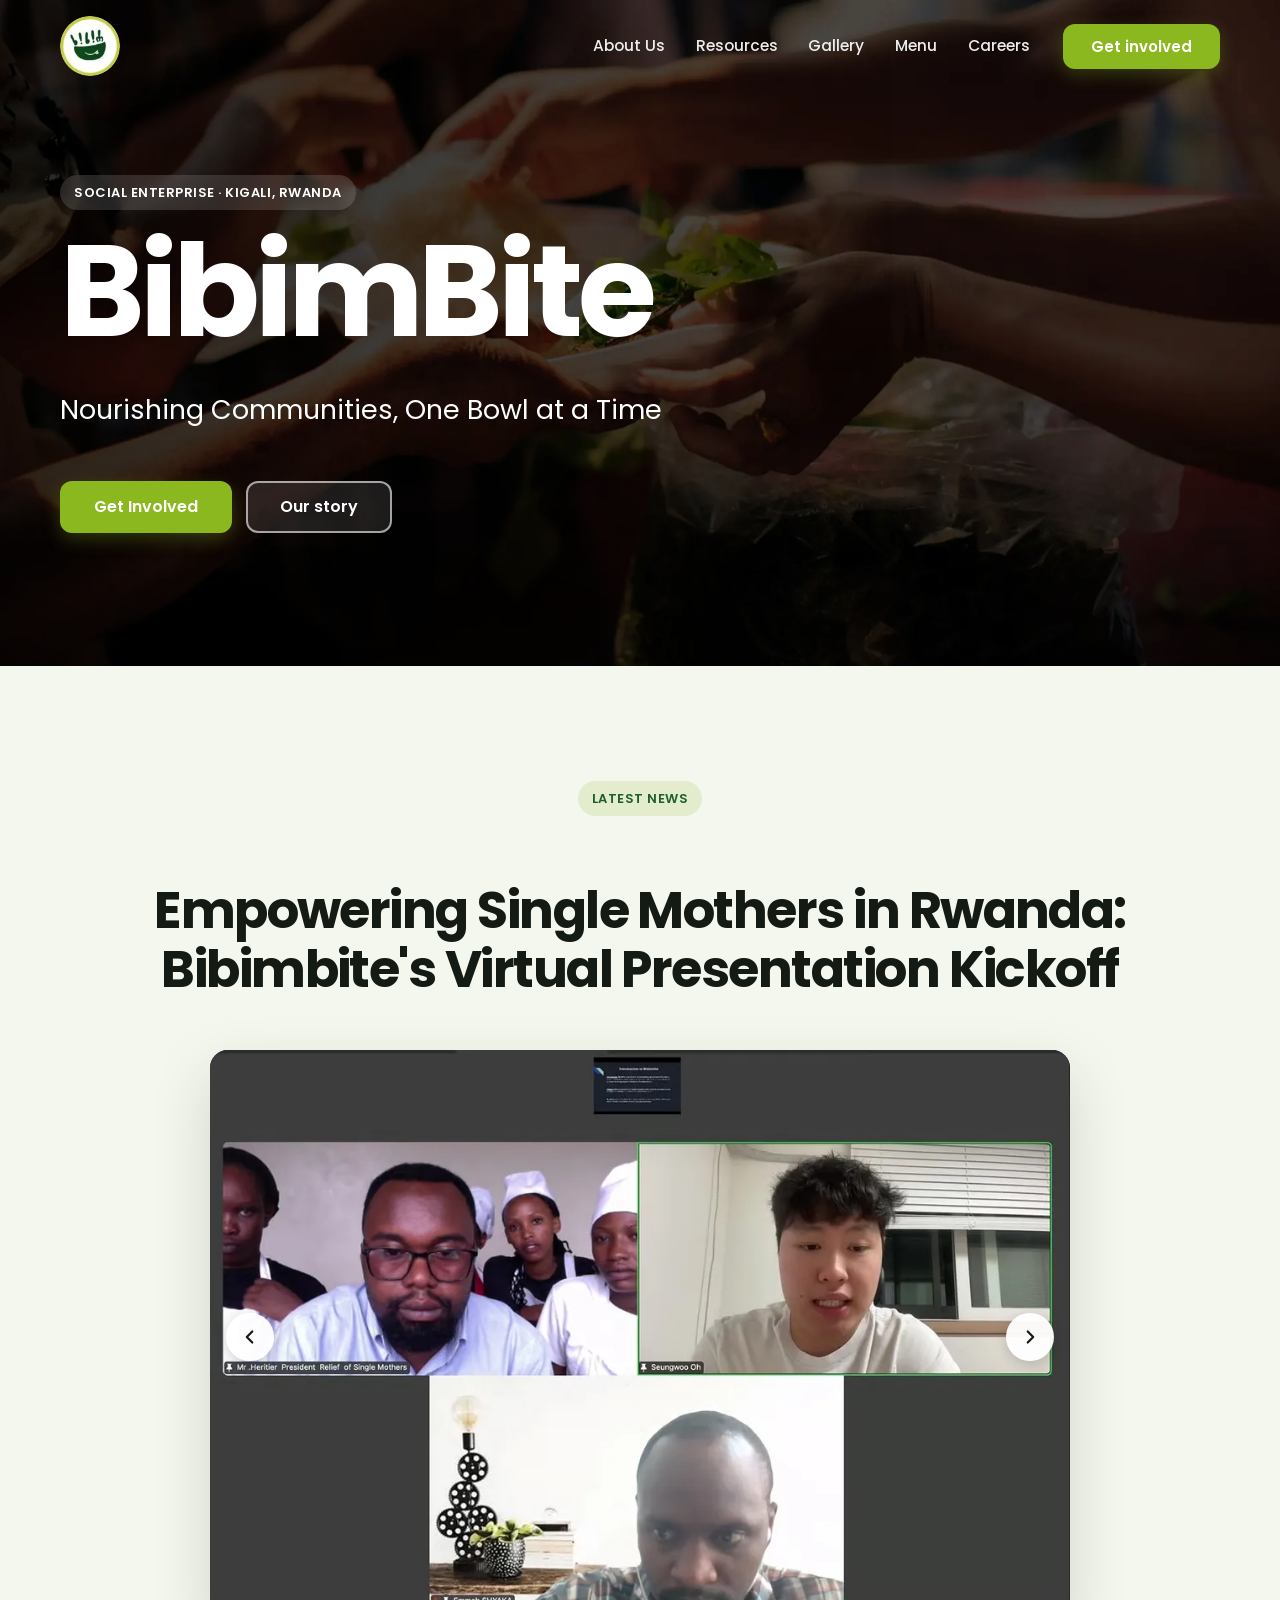
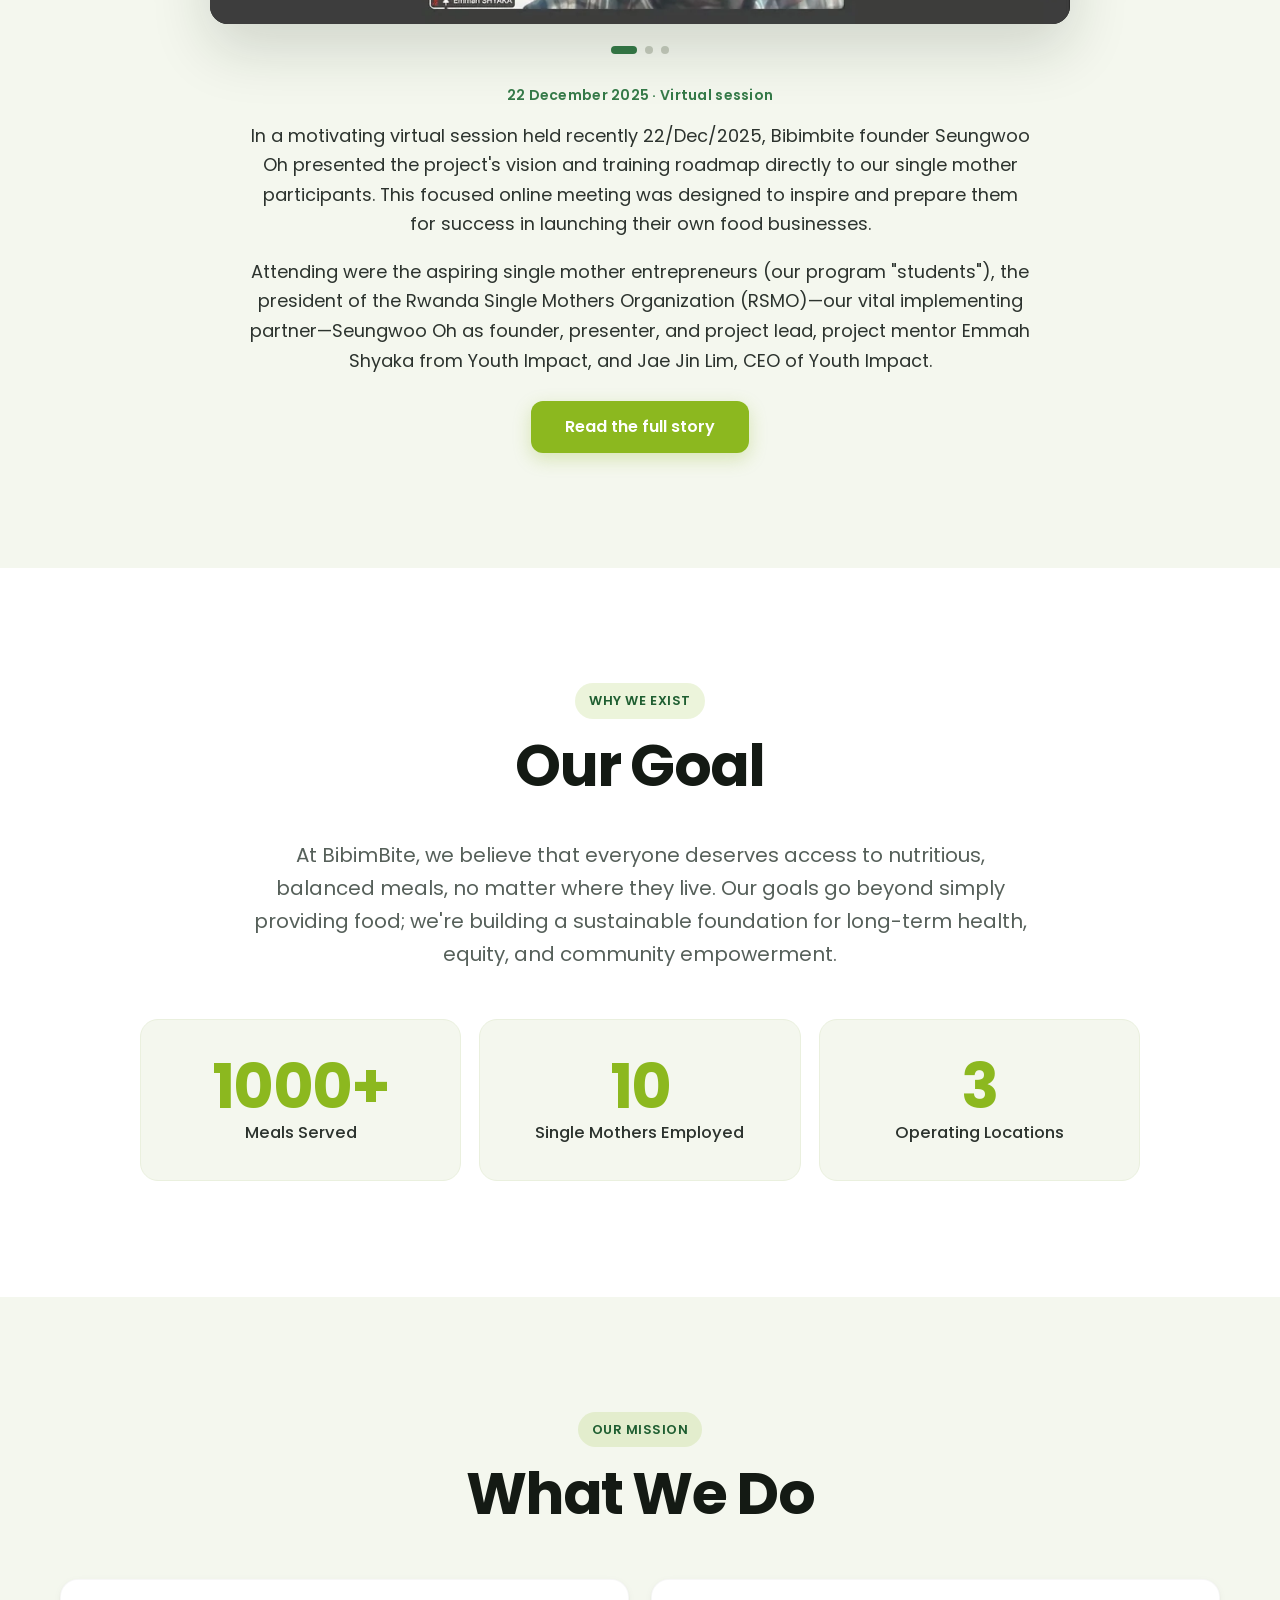
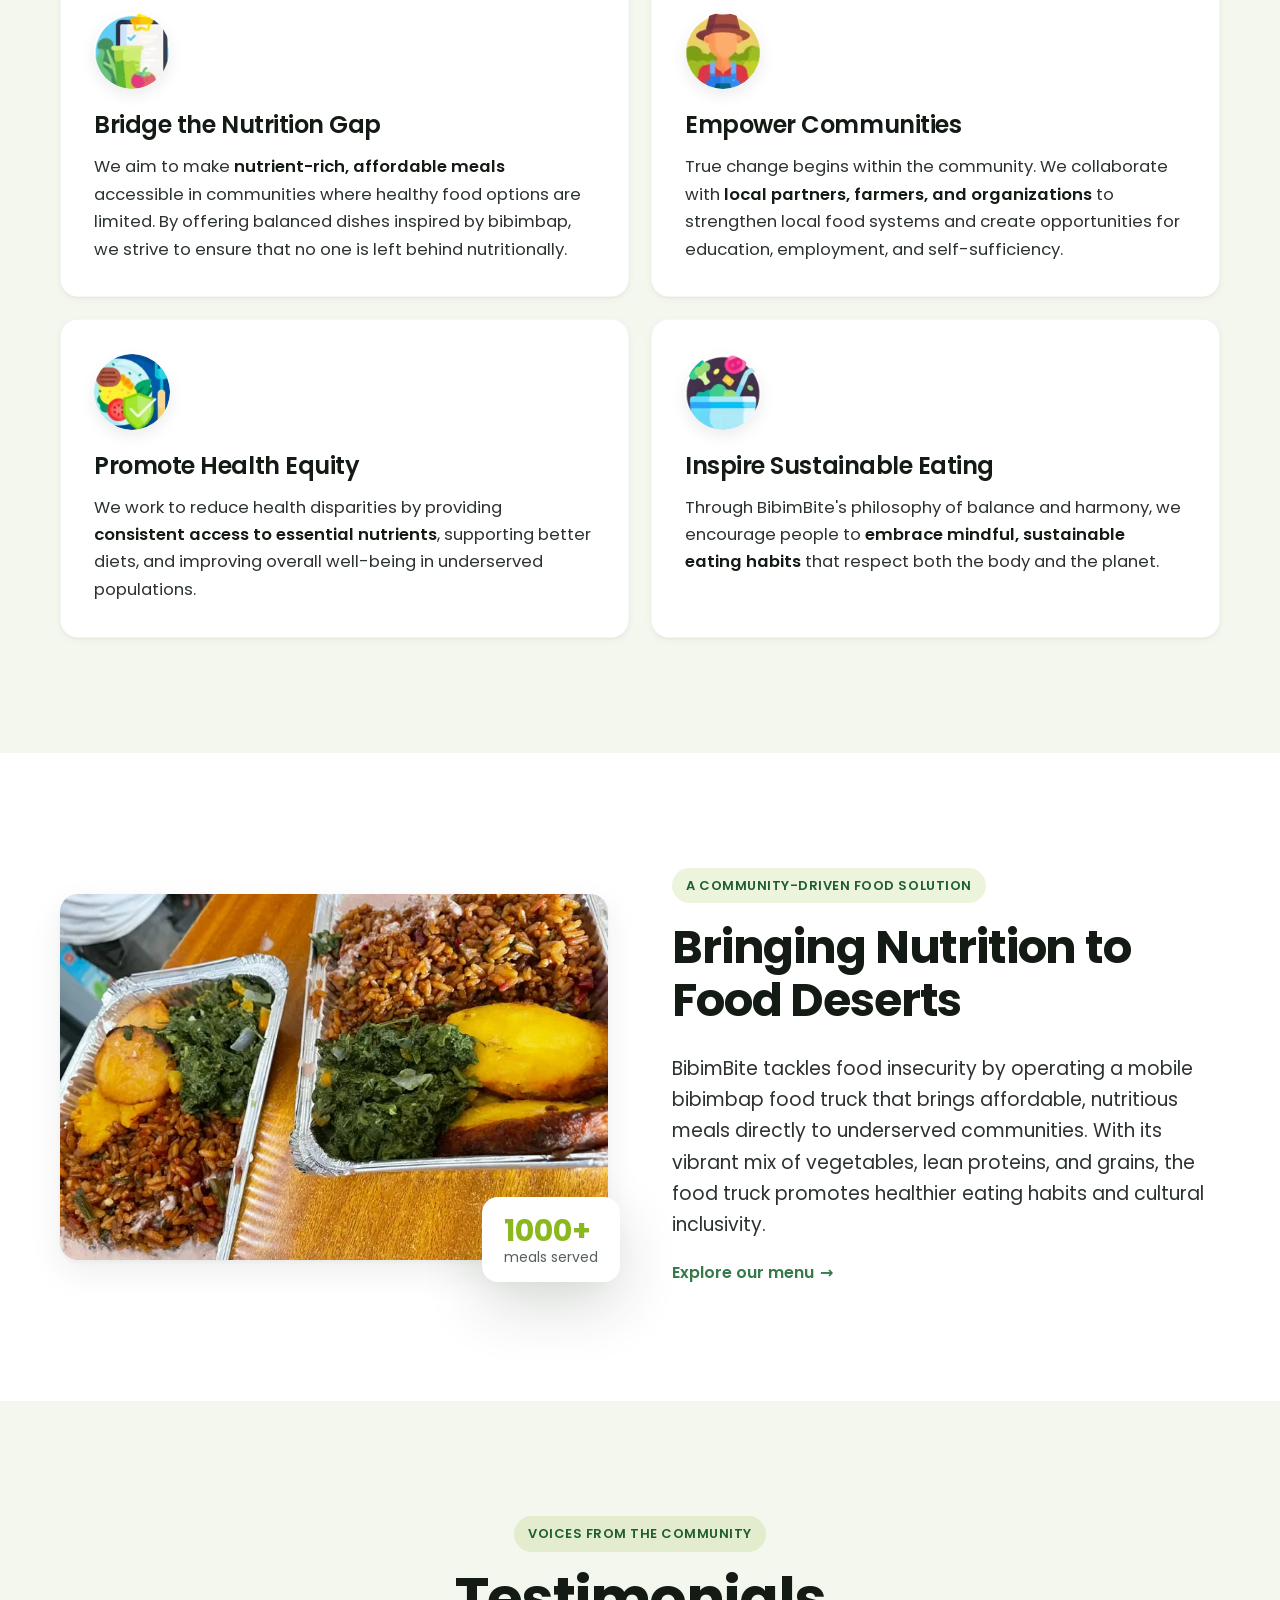
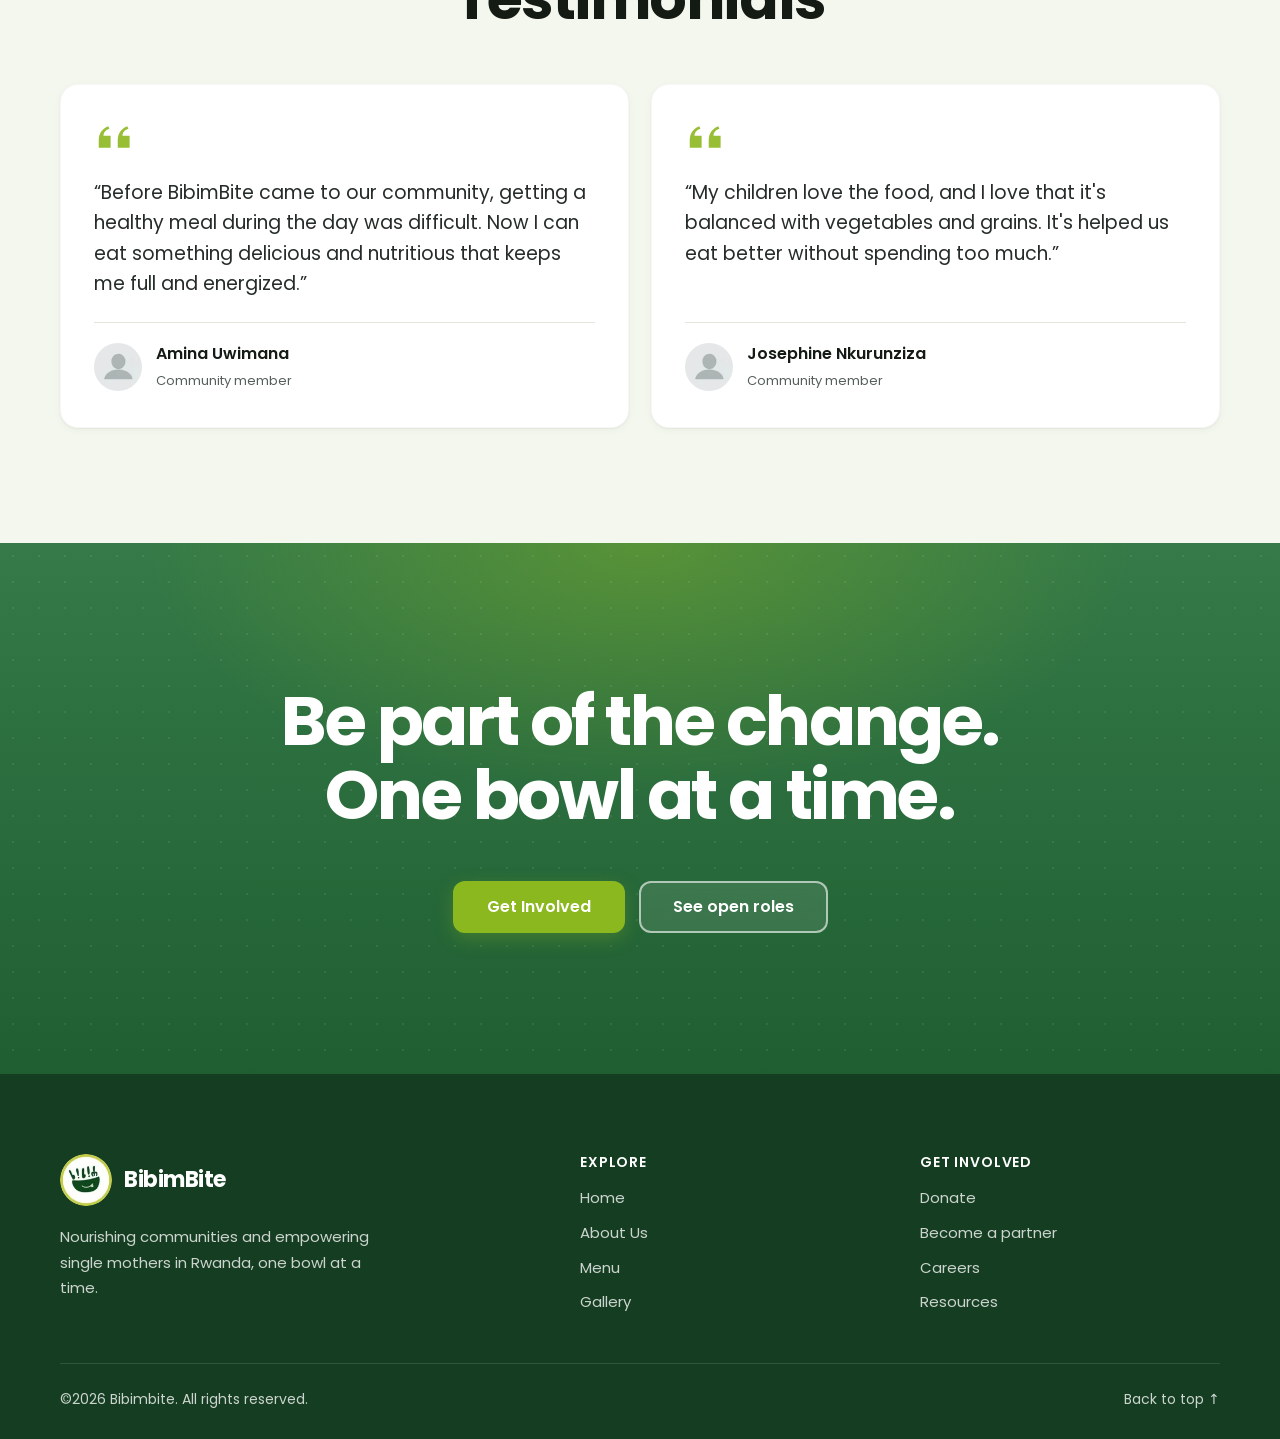
<file: index.html>
<!DOCTYPE html>
<html lang="en"><head><meta charset="utf-8"><meta name="viewport" content="width=device-width, initial-scale=1">
<title>BibimBite — Nourishing Communities, One Bowl at a Time</title>
<meta name="description" content="BibimBite empowers single mothers in Rwanda through a mobile bibimbap food truck that brings affordable, nutritious meals to underserved communities.">
<meta name="theme-color" content="#357a48">
<link rel="canonical" href="https://bibimbite.com/">
<meta property="og:url" content="https://bibimbite.com/">
<meta property="og:type" content="website">
<meta property="og:site_name" content="BibimBite">
<meta property="og:title" content="BibimBite — Nourishing Communities, One Bowl at a Time">
<meta property="og:description" content="BibimBite empowers single mothers in Rwanda through a mobile bibimbap food truck that brings affordable, nutritious meals to underserved communities.">
<meta property="og:image" content="https://bibimbite.com/assets/img/og-image.jpg">
<meta property="og:image:width" content="1200">
<meta property="og:image:height" content="630">
<meta property="og:image:alt" content="BibimBite — Nourishing Communities, One Bowl at a Time">
<meta name="twitter:card" content="summary_large_image">
<meta name="twitter:title" content="BibimBite — Nourishing Communities, One Bowl at a Time">
<meta name="twitter:description" content="BibimBite empowers single mothers in Rwanda through a mobile bibimbap food truck that brings affordable, nutritious meals to underserved communities.">
<meta name="twitter:image" content="https://bibimbite.com/assets/img/og-image.jpg">
<link rel="icon" href="favicon.ico" sizes="any">
<link rel="icon" type="image/png" sizes="32x32" href="assets/icons/favicon-32x32.png">
<link rel="icon" type="image/png" sizes="16x16" href="assets/icons/favicon-16x16.png">
<link rel="apple-touch-icon" href="assets/icons/apple-touch-icon.png">
<link rel="manifest" href="site.webmanifest">
<link rel="preconnect" href="https://fonts.googleapis.com"><link rel="preconnect" href="https://fonts.gstatic.com" crossorigin><link href="https://fonts.googleapis.com/css2?family=Poppins:wght@400;500;600;700&display=swap" rel="stylesheet"><link rel="stylesheet" href="assets/css/style.css"></head><body data-section="home"><a class="skip-link" href="#main">Skip to content</a>
<header class="site-header"><div class="container nav-wrap">
  <a class="logo" href="./" aria-label="BibimBite home"><span class="logo-mark"><img src="assets/img/logo.webp" alt="" width="60" height="60"></span></a>
  <nav class="nav-desktop" aria-label="Main"><ul><li><a class="nav-link" data-nav="about" href="about/">About Us</a></li><li><a class="nav-link" data-nav="resources" href="resources/">Resources</a></li><li><a class="nav-link" data-nav="gallery" href="gallery/">Gallery</a></li><li><a class="nav-link" data-nav="menu" href="menu/">Menu</a></li><li><a class="nav-link" data-nav="careers" href="careers/">Careers</a></li></ul><a class="btn btn-sm" data-nav="get-involved" href="get-involved/">Get involved</a></nav>
  <button class="nav-toggle" type="button" aria-controls="mobile-menu" aria-expanded="false" aria-label="Open menu"><span></span><span></span><span></span></button>
</div></header>
<div class="mobile-menu" id="mobile-menu" aria-hidden="true">
  <nav aria-label="Mobile"><ul><li><a class="m-link" data-nav="about" href="about/">About Us</a></li><li><a class="m-link" data-nav="resources" href="resources/">Resources</a></li><li><a class="m-link" data-nav="gallery" href="gallery/">Gallery</a></li><li><a class="m-link" data-nav="menu" href="menu/">Menu</a></li><li><a class="m-link" data-nav="careers" href="careers/">Careers</a></li></ul></nav>
  <a class="btn" data-nav="get-involved" href="get-involved/">Get involved</a>
  <p class="m-foot">BibimBite — Nourishing Communities, One Bowl at a Time</p>
</div><main id="main">
<section class="home-hero">
  <div class="hero-bg"><img src="assets/img/hero.webp" alt="" fetchpriority="high"></div>
  <div class="container">
    <span class="pill pill-light">Social enterprise · Kigali, Rwanda</span>
    <h1>BibimBite</h1>
    <p>Nourishing Communities, One Bowl at a Time</p>
    <div class="btn-row"><a class="btn" href="get-involved/">Get Involved</a><a class="btn btn-ghost" href="about/">Our story</a></div>
  </div>
</section>

<section class="section bg-cream news"><div class="container">
  <div class="section-head"><span class="pill">Latest news</span></div>
  <h2>Empowering Single Mothers in Rwanda: Bibimbite's Virtual Presentation Kickoff</h2>
  <div class="carousel" aria-roledescription="carousel" aria-label="Kickoff photos">
    <div class="carousel-track" tabindex="0">
      <div class="carousel-slide"><img class="" src="assets/img/kickoff-2.webp" alt="Zoom call with Seungwoo Oh, program mentors and participants" decoding="async"></div>
      <div class="carousel-slide"><img class="" src="assets/img/kickoff-1.webp" alt="Introduction to Bibimbite presentation slide" loading="lazy" decoding="async"></div>
      <div class="carousel-slide"><img class="" src="assets/img/kickoff-3.webp" alt="Your 3-Month Training Program presentation slide" loading="lazy" decoding="async"></div>
    </div>
    <button class="carousel-btn prev" type="button" aria-label="Previous slide"><svg viewBox="0 0 24 24" width="22" height="22" fill="none" stroke="currentColor" stroke-width="2.4" stroke-linecap="round" stroke-linejoin="round" aria-hidden="true"><path d="M14.5 6l-6 6 6 6"/></svg></button>
    <button class="carousel-btn next" type="button" aria-label="Next slide"><svg viewBox="0 0 24 24" width="22" height="22" fill="none" stroke="currentColor" stroke-width="2.4" stroke-linecap="round" stroke-linejoin="round" aria-hidden="true"><path d="M9.5 6l6 6-6 6"/></svg></button>
  </div>
  <div class="dots"></div>
  <div class="news-copy">
    <p class="meta">22 December 2025 · Virtual session</p>
    <p>In a motivating virtual session held recently 22/Dec/2025, Bibimbite founder Seungwoo Oh presented the project's vision and training roadmap directly to our single mother participants. This focused online meeting was designed to inspire and prepare them for success in launching their own food businesses.</p>
    <p>Attending were the aspiring single mother entrepreneurs (our program "students"), the president of the Rwanda Single Mothers Organization (RSMO)—our vital implementing partner—Seungwoo Oh as founder, presenter, and project lead, project mentor Emmah Shyaka from Youth Impact, and Jae Jin Lim, CEO of Youth Impact.</p>
    <a class="btn" href="news/virtual-presentation-kickoff/">Read the full story</a>
  </div>
</div></section>

<section class="section"><div class="container">
  <div class="section-head"><span class="pill">Why we exist</span><h2 class="section-title">Our Goal</h2></div>
  <p class="lead">At BibimBite, we believe that everyone deserves access to nutritious, balanced meals, no matter where they live. Our goals go beyond simply providing food; we're building a sustainable foundation for long-term health, equity, and community empowerment.</p>
  <div class="stats">
    <div class="stat"><strong>1000+</strong><span>Meals Served</span></div>
    <div class="stat"><strong>10</strong><span>Single Mothers Employed</span></div>
    <div class="stat"><strong>3</strong><span>Operating Locations</span></div>
  </div>
</div></section>


<section class="section bg-cream"><div class="container">
  <div class="section-head"><span class="pill">Our mission</span><h2 class="section-title">What We Do</h2></div>
  <div class="grid-2">
    <div class="card card-hover"><img class="card-icon" src="assets/img/icon-nutrition.webp" alt="" width="82" height="82" loading="lazy"><h3>Bridge the Nutrition Gap</h3><p>We aim to make <strong>nutrient-rich, affordable meals</strong> accessible in communities where healthy food options are limited. By offering balanced dishes inspired by bibimbap, we strive to ensure that no one is left behind nutritionally.</p></div>
    <div class="card card-hover"><img class="card-icon" src="assets/img/icon-community.webp" alt="" width="82" height="82" loading="lazy"><h3>Empower Communities</h3><p>True change begins within the community. We collaborate with <strong>local partners, farmers, and organizations</strong> to strengthen local food systems and create opportunities for education, employment, and self-sufficiency.</p></div>
    <div class="card card-hover"><img class="card-icon" src="assets/img/icon-health.webp" alt="" width="82" height="82" loading="lazy"><h3>Promote Health Equity</h3><p>We work to reduce health disparities by providing <strong>consistent access to essential nutrients</strong>, supporting better diets, and improving overall well-being in underserved populations.</p></div>
    <div class="card card-hover"><img class="card-icon" src="assets/img/icon-sustain.webp" alt="" width="82" height="82" loading="lazy"><h3>Inspire Sustainable Eating</h3><p>Through BibimBite's philosophy of balance and harmony, we encourage people to <strong>embrace mindful, sustainable eating habits</strong> that respect both the body and the planet.</p></div>
  </div>
</div></section>

<section class="section"><div class="container split">
  <div class="media-wrap"><img class="media" src="assets/img/community-bowls.webp" alt="Two BibimBite bowls with spiced rice, greens and plantain" style="aspect-ratio:3/2" loading="lazy" decoding="async"><div class="badge-float"><strong>1000+</strong><span>meals served</span></div></div>
  <div>
    <span class="pill">A Community-Driven Food Solution</span>
    <h2 class="h2">Bringing Nutrition to Food Deserts</h2>
    <p class="body-lg">BibimBite tackles food insecurity by operating a mobile bibimbap food truck that brings affordable, nutritious meals directly to underserved communities. With its vibrant mix of vegetables, lean proteins, and grains, the food truck promotes healthier eating habits and cultural inclusivity.</p>
    <a class="text-link" href="menu/">Explore our menu <span aria-hidden="true">→</span></a>
  </div>
</div></section>

<section class="section bg-cream"><div class="container">
  <div class="section-head"><span class="pill">Voices from the community</span><h2 class="section-title">Testimonials</h2></div>
  <div class="grid-2">
    <figure class="card testimonial"><svg class="quote-mark" viewBox="0 0 32 32" aria-hidden="true"><path d="M12 7C7 9 4 13 4 19v6h10V15H8c0-3 2-5 5-6zm16 0c-5 2-8 6-8 12v6h10V15h-6c0-3 2-5 5-6z"/></svg><blockquote>“Before BibimBite came to our community, getting a healthy meal during the day was difficult. Now I can eat something delicious and nutritious that keeps me full and energized.”</blockquote><figcaption><span class="avatar"><img src="assets/img/avatar.webp" alt="" width="48" height="48" loading="lazy"></span><span><strong>Amina Uwimana</strong><small>Community member</small></span></figcaption></figure>
    <figure class="card testimonial"><svg class="quote-mark" viewBox="0 0 32 32" aria-hidden="true"><path d="M12 7C7 9 4 13 4 19v6h10V15H8c0-3 2-5 5-6zm16 0c-5 2-8 6-8 12v6h10V15h-6c0-3 2-5 5-6z"/></svg><blockquote>“My children love the food, and I love that it's balanced with vegetables and grains. It's helped us eat better without spending too much.”</blockquote><figcaption><span class="avatar"><img src="assets/img/avatar.webp" alt="" width="48" height="48" loading="lazy"></span><span><strong>Josephine Nkurunziza</strong><small>Community member</small></span></figcaption></figure>
  </div>
</div></section>

<section class="cta"><div class="container">
  <h2>Be part of the change.<br>One bowl at a time.</h2>
  <div class="btn-row center"><a class="btn" href="get-involved/">Get Involved</a><a class="btn btn-ghost" href="careers/">See open roles</a></div>
</div></section></main><footer class="site-footer"><div class="container">
  <div class="f-grid">
    <div class="f-brand">
      <a class="logo" href="./" aria-label="BibimBite home"><span class="logo-mark"><img src="assets/img/logo.webp" alt="" width="52" height="52" loading="lazy"></span><span class="f-name">BibimBite</span></a>
      <p>Nourishing communities and empowering single mothers in Rwanda, one bowl at a time.</p>
    </div>
    <div class="f-col"><h3>Explore</h3><ul><li><a href="./">Home</a></li><li><a href="about/">About Us</a></li><li><a href="menu/">Menu</a></li><li><a href="gallery/">Gallery</a></li></ul></div>
    <div class="f-col"><h3>Get involved</h3><ul><li><a href="get-involved/">Donate</a></li><li><a href="get-involved/#partner">Become a partner</a></li><li><a href="careers/">Careers</a></li><li><a href="resources/">Resources</a></li></ul></div>
  </div>
  <div class="f-bottom"><p>©<span data-year>2026</span> Bibimbite. All rights reserved.</p><a href="#main" class="to-top" data-top>Back to top ↑</a></div>
</div></footer><script src="assets/js/main.js"></script></body></html>
</file>
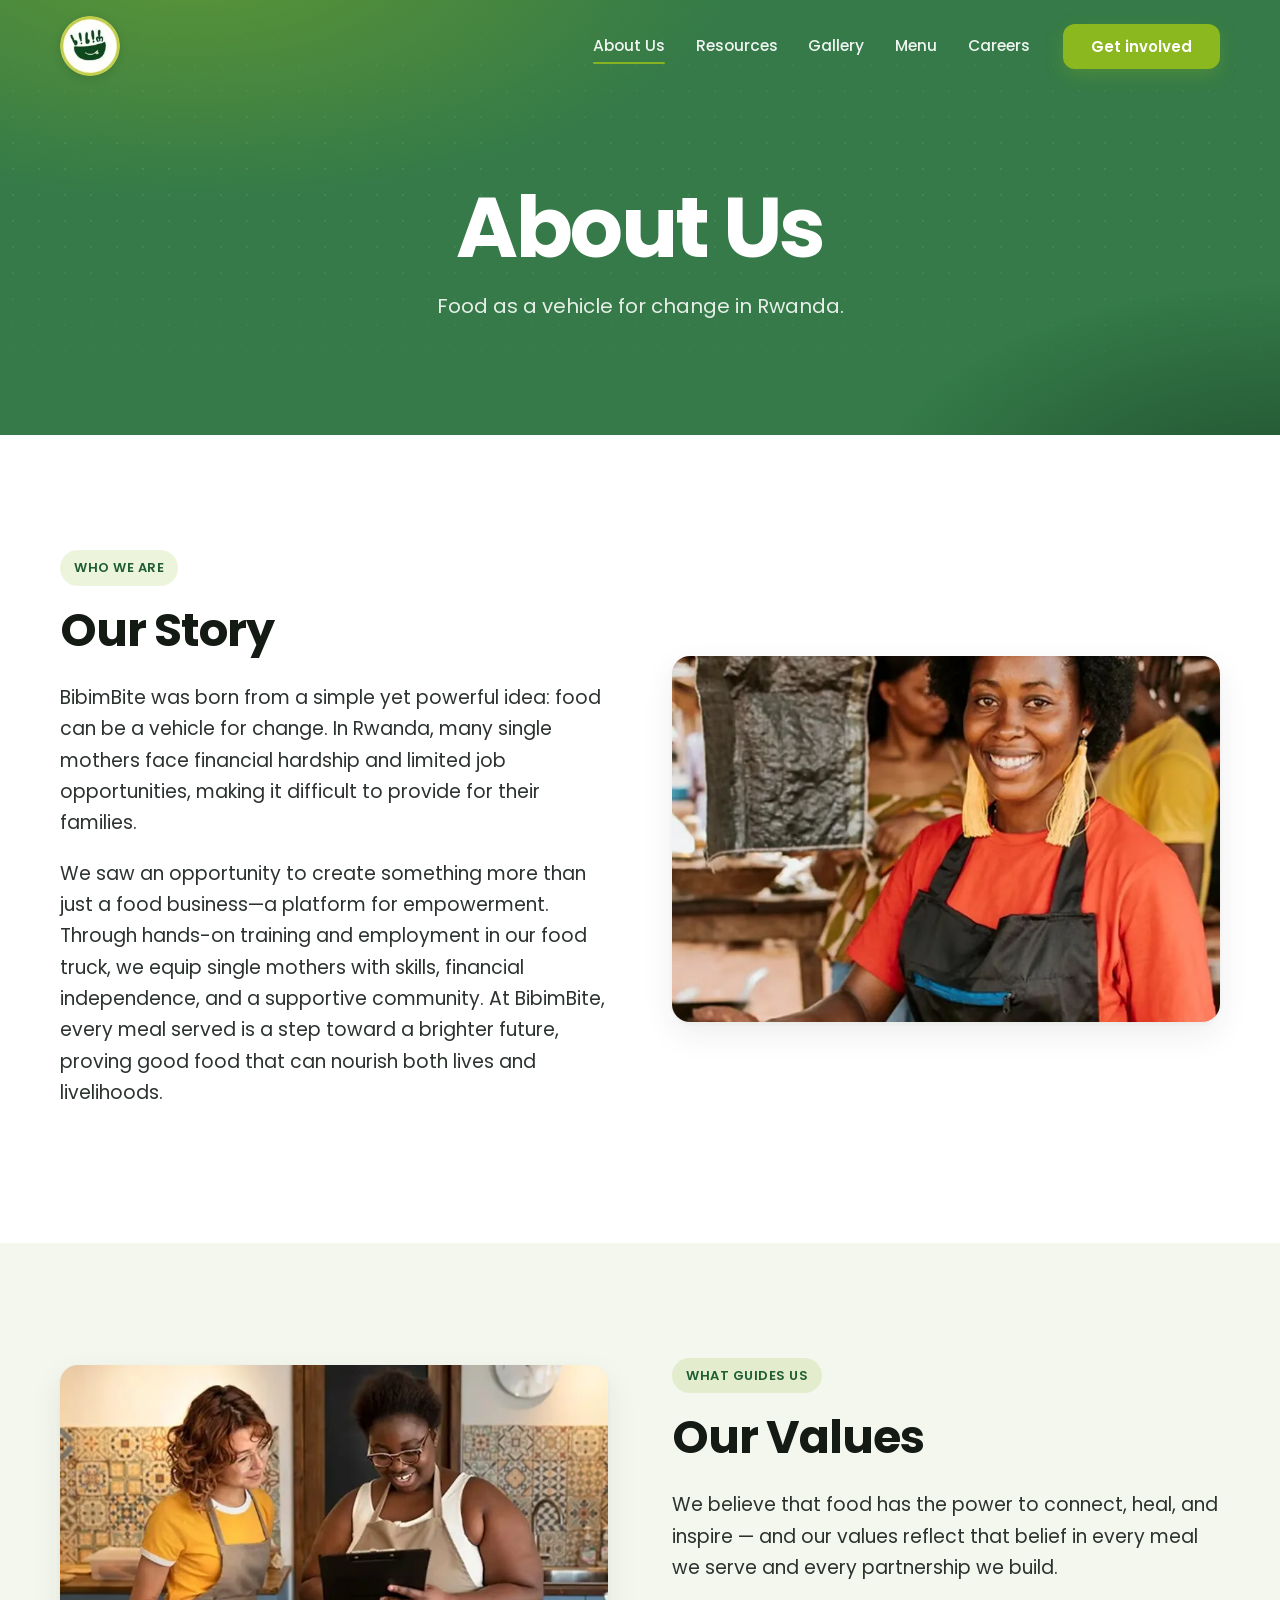
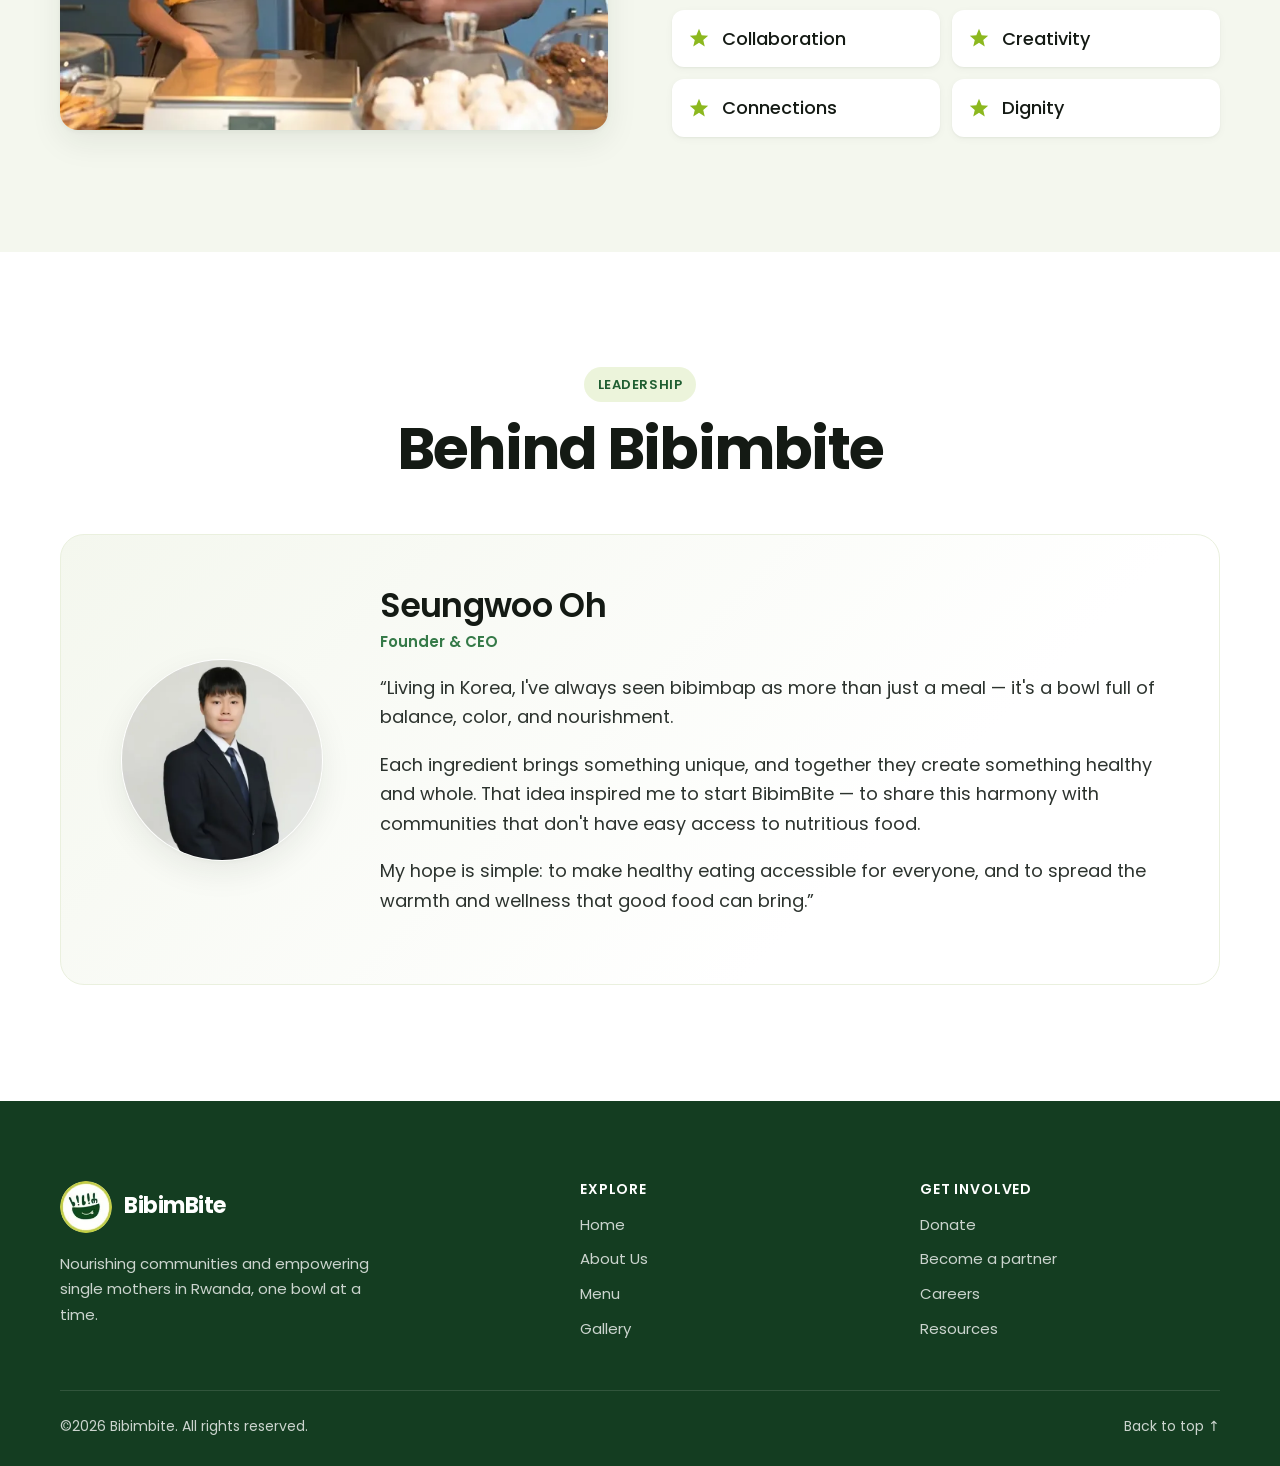
<file: about/index.html>
<!DOCTYPE html>
<html lang="en"><head><meta charset="utf-8"><meta name="viewport" content="width=device-width, initial-scale=1">
<title>About Us — BibimBite</title>
<meta name="description" content="How BibimBite turns food into a vehicle for change: training and employing single mothers in Rwanda, guided by collaboration, creativity, connection and dignity.">
<meta name="theme-color" content="#357a48">
<link rel="canonical" href="https://bibimbite.com/about/">
<meta property="og:url" content="https://bibimbite.com/about/">
<meta property="og:type" content="website">
<meta property="og:site_name" content="BibimBite">
<meta property="og:title" content="About Us — BibimBite">
<meta property="og:description" content="How BibimBite turns food into a vehicle for change: training and employing single mothers in Rwanda, guided by collaboration, creativity, connection and dignity.">
<meta property="og:image" content="https://bibimbite.com/assets/img/og-image.jpg">
<meta property="og:image:width" content="1200">
<meta property="og:image:height" content="630">
<meta property="og:image:alt" content="BibimBite — Nourishing Communities, One Bowl at a Time">
<meta name="twitter:card" content="summary_large_image">
<meta name="twitter:title" content="About Us — BibimBite">
<meta name="twitter:description" content="How BibimBite turns food into a vehicle for change: training and employing single mothers in Rwanda, guided by collaboration, creativity, connection and dignity.">
<meta name="twitter:image" content="https://bibimbite.com/assets/img/og-image.jpg">
<link rel="icon" href="../favicon.ico" sizes="any">
<link rel="icon" type="image/png" sizes="32x32" href="../assets/icons/favicon-32x32.png">
<link rel="icon" type="image/png" sizes="16x16" href="../assets/icons/favicon-16x16.png">
<link rel="apple-touch-icon" href="../assets/icons/apple-touch-icon.png">
<link rel="manifest" href="../site.webmanifest">
<link rel="preconnect" href="https://fonts.googleapis.com"><link rel="preconnect" href="https://fonts.gstatic.com" crossorigin><link href="https://fonts.googleapis.com/css2?family=Poppins:wght@400;500;600;700&display=swap" rel="stylesheet"><link rel="stylesheet" href="../assets/css/style.css"></head><body data-section="about"><a class="skip-link" href="#main">Skip to content</a>
<header class="site-header"><div class="container nav-wrap">
  <a class="logo" href="../" aria-label="BibimBite home"><span class="logo-mark"><img src="../assets/img/logo.webp" alt="" width="60" height="60"></span></a>
  <nav class="nav-desktop" aria-label="Main"><ul><li><a class="nav-link" data-nav="about" href="../about/">About Us</a></li><li><a class="nav-link" data-nav="resources" href="../resources/">Resources</a></li><li><a class="nav-link" data-nav="gallery" href="../gallery/">Gallery</a></li><li><a class="nav-link" data-nav="menu" href="../menu/">Menu</a></li><li><a class="nav-link" data-nav="careers" href="../careers/">Careers</a></li></ul><a class="btn btn-sm" data-nav="get-involved" href="../get-involved/">Get involved</a></nav>
  <button class="nav-toggle" type="button" aria-controls="mobile-menu" aria-expanded="false" aria-label="Open menu"><span></span><span></span><span></span></button>
</div></header>
<div class="mobile-menu" id="mobile-menu" aria-hidden="true">
  <nav aria-label="Mobile"><ul><li><a class="m-link" data-nav="about" href="../about/">About Us</a></li><li><a class="m-link" data-nav="resources" href="../resources/">Resources</a></li><li><a class="m-link" data-nav="gallery" href="../gallery/">Gallery</a></li><li><a class="m-link" data-nav="menu" href="../menu/">Menu</a></li><li><a class="m-link" data-nav="careers" href="../careers/">Careers</a></li></ul></nav>
  <a class="btn" data-nav="get-involved" href="../get-involved/">Get involved</a>
  <p class="m-foot">BibimBite — Nourishing Communities, One Bowl at a Time</p>
</div><main id="main">
<section class="page-hero"><div class="container"><h1>About Us</h1><p>Food as a vehicle for change in Rwanda.</p></div></section>
<section class="section"><div class="container split">
  <div>
    <span class="pill">Who we are</span>
    <h2 class="h2">Our Story</h2>
    <p class="body-lg">BibimBite was born from a simple yet powerful idea: food can be a vehicle for change. In Rwanda, many single mothers face financial hardship and limited job opportunities, making it difficult to provide for their families.</p>
    <p class="body-lg">We saw an opportunity to create something more than just a food business—a platform for empowerment. Through hands-on training and employment in our food truck, we equip single mothers with skills, financial independence, and a supportive community. At BibimBite, every meal served is a step toward a brighter future, proving good food that can nourish both lives and livelihoods.</p>
  </div>
  <img class="media" src="../assets/img/our-story.webp" alt="Smiling woman in an apron at a market food stall" style="aspect-ratio:3/2" loading="lazy" decoding="async">
</div></section>

<section class="section bg-cream"><div class="container split">
  <img class="media" src="../assets/img/our-values.webp" alt="Two women working together in a kitchen" style="aspect-ratio:3/2" loading="lazy" decoding="async">
  <div>
    <span class="pill">What guides us</span>
    <h2 class="h2">Our Values</h2>
    <p class="body-lg">We believe that food has the power to connect, heal, and inspire — and our values reflect that belief in every meal we serve and every partnership we build.</p>
    <ul class="values">
      <li><svg viewBox="0 0 24 24" aria-hidden="true"><path d="M12 2l2.9 6.9 7.1.6-5.4 4.7 1.7 7-6.3-3.9-6.3 3.9 1.7-7L2 9.5l7.1-.6z"/></svg>Collaboration</li><li><svg viewBox="0 0 24 24" aria-hidden="true"><path d="M12 2l2.9 6.9 7.1.6-5.4 4.7 1.7 7-6.3-3.9-6.3 3.9 1.7-7L2 9.5l7.1-.6z"/></svg>Creativity</li><li><svg viewBox="0 0 24 24" aria-hidden="true"><path d="M12 2l2.9 6.9 7.1.6-5.4 4.7 1.7 7-6.3-3.9-6.3 3.9 1.7-7L2 9.5l7.1-.6z"/></svg>Connections</li><li><svg viewBox="0 0 24 24" aria-hidden="true"><path d="M12 2l2.9 6.9 7.1.6-5.4 4.7 1.7 7-6.3-3.9-6.3 3.9 1.7-7L2 9.5l7.1-.6z"/></svg>Dignity</li>
    </ul>
  </div>
</div></section>

<section class="section"><div class="container">
  <div class="section-head"><span class="pill">Leadership</span><h2 class="section-title">Behind Bibimbite</h2></div>
  <div class="founder">
    <img class="portrait" src="../assets/img/seungwoo-oh.webp" alt="Seungwoo Oh, Founder &amp; CEO" width="190" height="190" loading="lazy">
    <div>
      <h3>Seungwoo Oh</h3>
      <p class="role">Founder &amp; CEO</p>
      <blockquote>
        <p>“Living in Korea, I've always seen bibimbap as more than just a meal — it's a bowl full of balance, color, and nourishment.</p>
        <p>Each ingredient brings something unique, and together they create something healthy and whole. That idea inspired me to start BibimBite — to share this harmony with communities that don't have easy access to nutritious food.</p>
        <p>My hope is simple: to make healthy eating accessible for everyone, and to spread the warmth and wellness that good food can bring.”</p>
      </blockquote>
    </div>
  </div>
</div></section></main><footer class="site-footer"><div class="container">
  <div class="f-grid">
    <div class="f-brand">
      <a class="logo" href="../" aria-label="BibimBite home"><span class="logo-mark"><img src="../assets/img/logo.webp" alt="" width="52" height="52" loading="lazy"></span><span class="f-name">BibimBite</span></a>
      <p>Nourishing communities and empowering single mothers in Rwanda, one bowl at a time.</p>
    </div>
    <div class="f-col"><h3>Explore</h3><ul><li><a href="../">Home</a></li><li><a href="../about/">About Us</a></li><li><a href="../menu/">Menu</a></li><li><a href="../gallery/">Gallery</a></li></ul></div>
    <div class="f-col"><h3>Get involved</h3><ul><li><a href="../get-involved/">Donate</a></li><li><a href="../get-involved/#partner">Become a partner</a></li><li><a href="../careers/">Careers</a></li><li><a href="../resources/">Resources</a></li></ul></div>
  </div>
  <div class="f-bottom"><p>©<span data-year>2026</span> Bibimbite. All rights reserved.</p><a href="#main" class="to-top" data-top>Back to top ↑</a></div>
</div></footer><script src="../assets/js/main.js"></script></body></html>
</file>
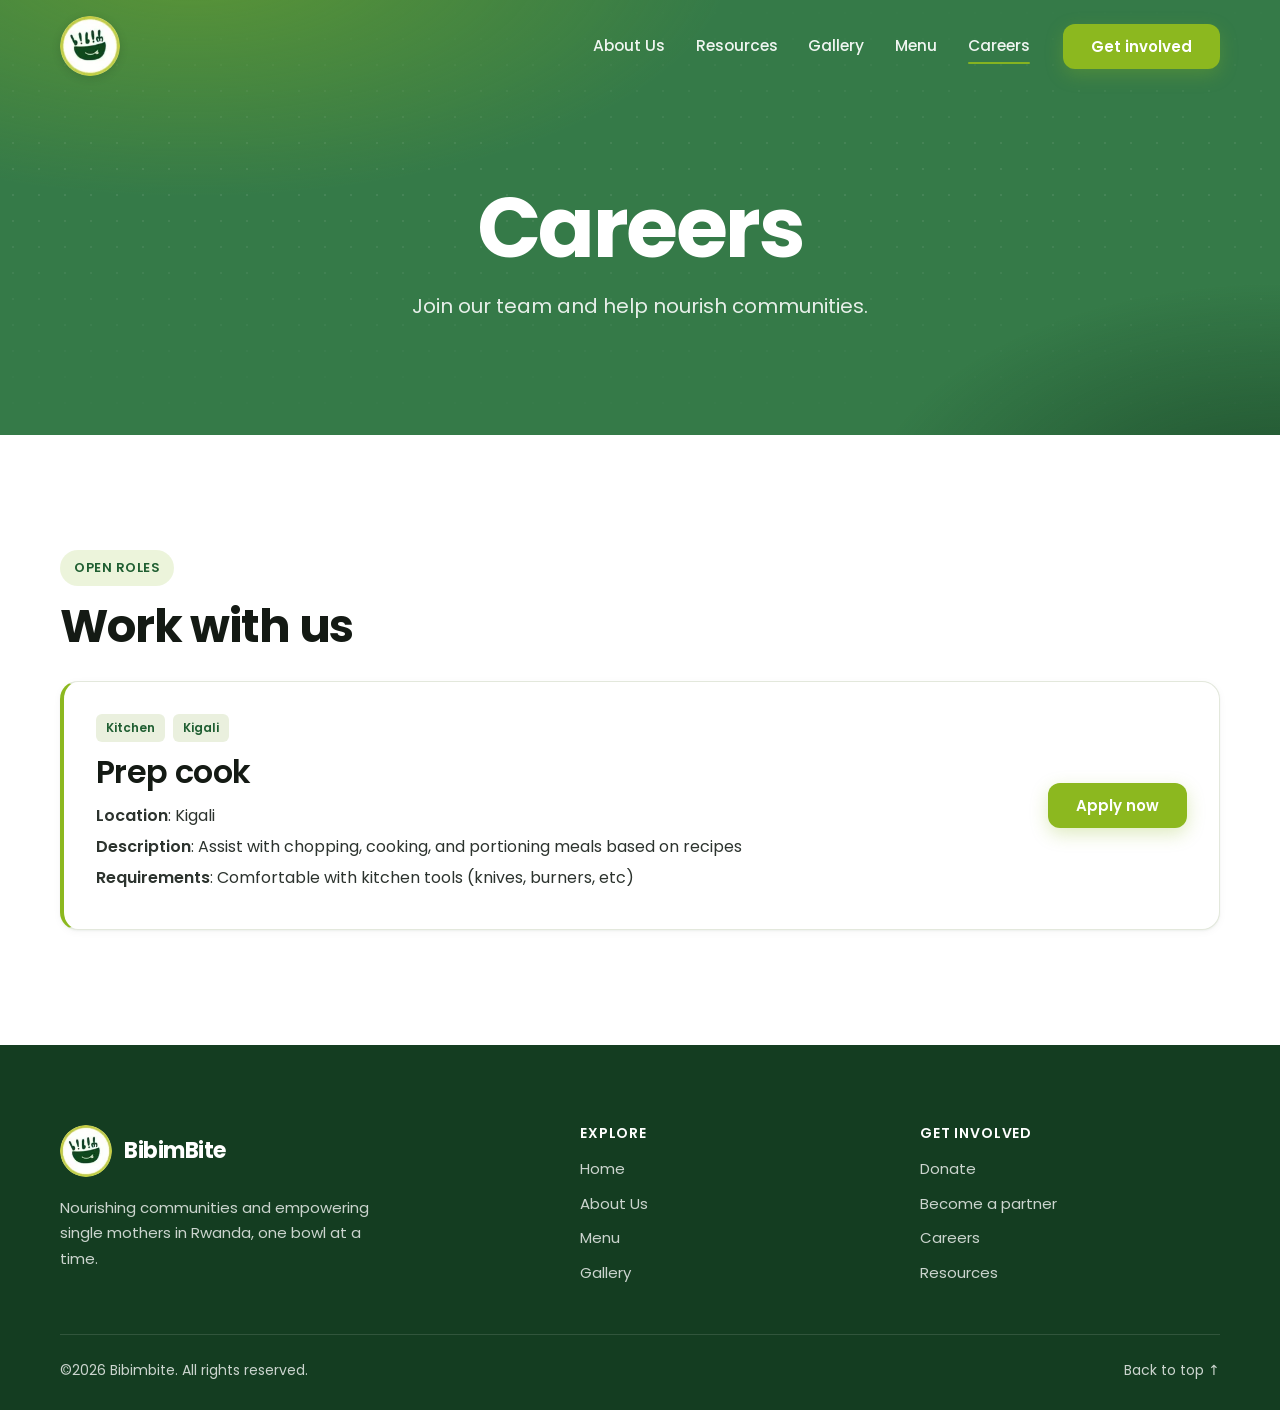
<file: careers/index.html>
<!DOCTYPE html>
<html lang="en"><head><meta charset="utf-8"><meta name="viewport" content="width=device-width, initial-scale=1">
<title>Careers — BibimBite</title>
<meta name="description" content="Join BibimBite in Kigali. See open roles and help bring affordable, nutritious meals to underserved communities.">
<meta name="theme-color" content="#357a48">
<link rel="canonical" href="https://bibimbite.com/careers/">
<meta property="og:url" content="https://bibimbite.com/careers/">
<meta property="og:type" content="website">
<meta property="og:site_name" content="BibimBite">
<meta property="og:title" content="Careers — BibimBite">
<meta property="og:description" content="Join BibimBite in Kigali. See open roles and help bring affordable, nutritious meals to underserved communities.">
<meta property="og:image" content="https://bibimbite.com/assets/img/og-image.jpg">
<meta property="og:image:width" content="1200">
<meta property="og:image:height" content="630">
<meta property="og:image:alt" content="BibimBite — Nourishing Communities, One Bowl at a Time">
<meta name="twitter:card" content="summary_large_image">
<meta name="twitter:title" content="Careers — BibimBite">
<meta name="twitter:description" content="Join BibimBite in Kigali. See open roles and help bring affordable, nutritious meals to underserved communities.">
<meta name="twitter:image" content="https://bibimbite.com/assets/img/og-image.jpg">
<link rel="icon" href="../favicon.ico" sizes="any">
<link rel="icon" type="image/png" sizes="32x32" href="../assets/icons/favicon-32x32.png">
<link rel="icon" type="image/png" sizes="16x16" href="../assets/icons/favicon-16x16.png">
<link rel="apple-touch-icon" href="../assets/icons/apple-touch-icon.png">
<link rel="manifest" href="../site.webmanifest">
<link rel="preconnect" href="https://fonts.googleapis.com"><link rel="preconnect" href="https://fonts.gstatic.com" crossorigin><link href="https://fonts.googleapis.com/css2?family=Poppins:wght@400;500;600;700&display=swap" rel="stylesheet"><link rel="stylesheet" href="../assets/css/style.css"></head><body data-section="careers"><a class="skip-link" href="#main">Skip to content</a>
<header class="site-header"><div class="container nav-wrap">
  <a class="logo" href="../" aria-label="BibimBite home"><span class="logo-mark"><img src="../assets/img/logo.webp" alt="" width="60" height="60"></span></a>
  <nav class="nav-desktop" aria-label="Main"><ul><li><a class="nav-link" data-nav="about" href="../about/">About Us</a></li><li><a class="nav-link" data-nav="resources" href="../resources/">Resources</a></li><li><a class="nav-link" data-nav="gallery" href="../gallery/">Gallery</a></li><li><a class="nav-link" data-nav="menu" href="../menu/">Menu</a></li><li><a class="nav-link" data-nav="careers" href="../careers/">Careers</a></li></ul><a class="btn btn-sm" data-nav="get-involved" href="../get-involved/">Get involved</a></nav>
  <button class="nav-toggle" type="button" aria-controls="mobile-menu" aria-expanded="false" aria-label="Open menu"><span></span><span></span><span></span></button>
</div></header>
<div class="mobile-menu" id="mobile-menu" aria-hidden="true">
  <nav aria-label="Mobile"><ul><li><a class="m-link" data-nav="about" href="../about/">About Us</a></li><li><a class="m-link" data-nav="resources" href="../resources/">Resources</a></li><li><a class="m-link" data-nav="gallery" href="../gallery/">Gallery</a></li><li><a class="m-link" data-nav="menu" href="../menu/">Menu</a></li><li><a class="m-link" data-nav="careers" href="../careers/">Careers</a></li></ul></nav>
  <a class="btn" data-nav="get-involved" href="../get-involved/">Get involved</a>
  <p class="m-foot">BibimBite — Nourishing Communities, One Bowl at a Time</p>
</div><main id="main">
<section class="page-hero"><div class="container"><h1>Careers</h1><p>Join our team and help nourish communities.</p></div></section>
<section class="section page-fill"><div class="container">
  <div class="section-head left"><span class="pill">Open roles</span><h2 class="h2">Work with us</h2></div>
  <div class="job card-hover">
    <div><div class="tags"><span class="tag">Kitchen</span><span class="tag">Kigali</span></div><h2>Prep cook</h2><p><strong>Location</strong>: Kigali</p>
<p><strong>Description</strong>: Assist with chopping, cooking, and portioning meals based on recipes</p>
<p><strong>Requirements</strong>: Comfortable with kitchen tools (knives, burners, etc)</p></div>
    <a class="btn btn-sm" href="../careers/prep-cook/">Apply now</a>
  </div>
</div></section></main><footer class="site-footer"><div class="container">
  <div class="f-grid">
    <div class="f-brand">
      <a class="logo" href="../" aria-label="BibimBite home"><span class="logo-mark"><img src="../assets/img/logo.webp" alt="" width="52" height="52" loading="lazy"></span><span class="f-name">BibimBite</span></a>
      <p>Nourishing communities and empowering single mothers in Rwanda, one bowl at a time.</p>
    </div>
    <div class="f-col"><h3>Explore</h3><ul><li><a href="../">Home</a></li><li><a href="../about/">About Us</a></li><li><a href="../menu/">Menu</a></li><li><a href="../gallery/">Gallery</a></li></ul></div>
    <div class="f-col"><h3>Get involved</h3><ul><li><a href="../get-involved/">Donate</a></li><li><a href="../get-involved/#partner">Become a partner</a></li><li><a href="../careers/">Careers</a></li><li><a href="../resources/">Resources</a></li></ul></div>
  </div>
  <div class="f-bottom"><p>©<span data-year>2026</span> Bibimbite. All rights reserved.</p><a href="#main" class="to-top" data-top>Back to top ↑</a></div>
</div></footer><script src="../assets/js/main.js"></script></body></html>
</file>
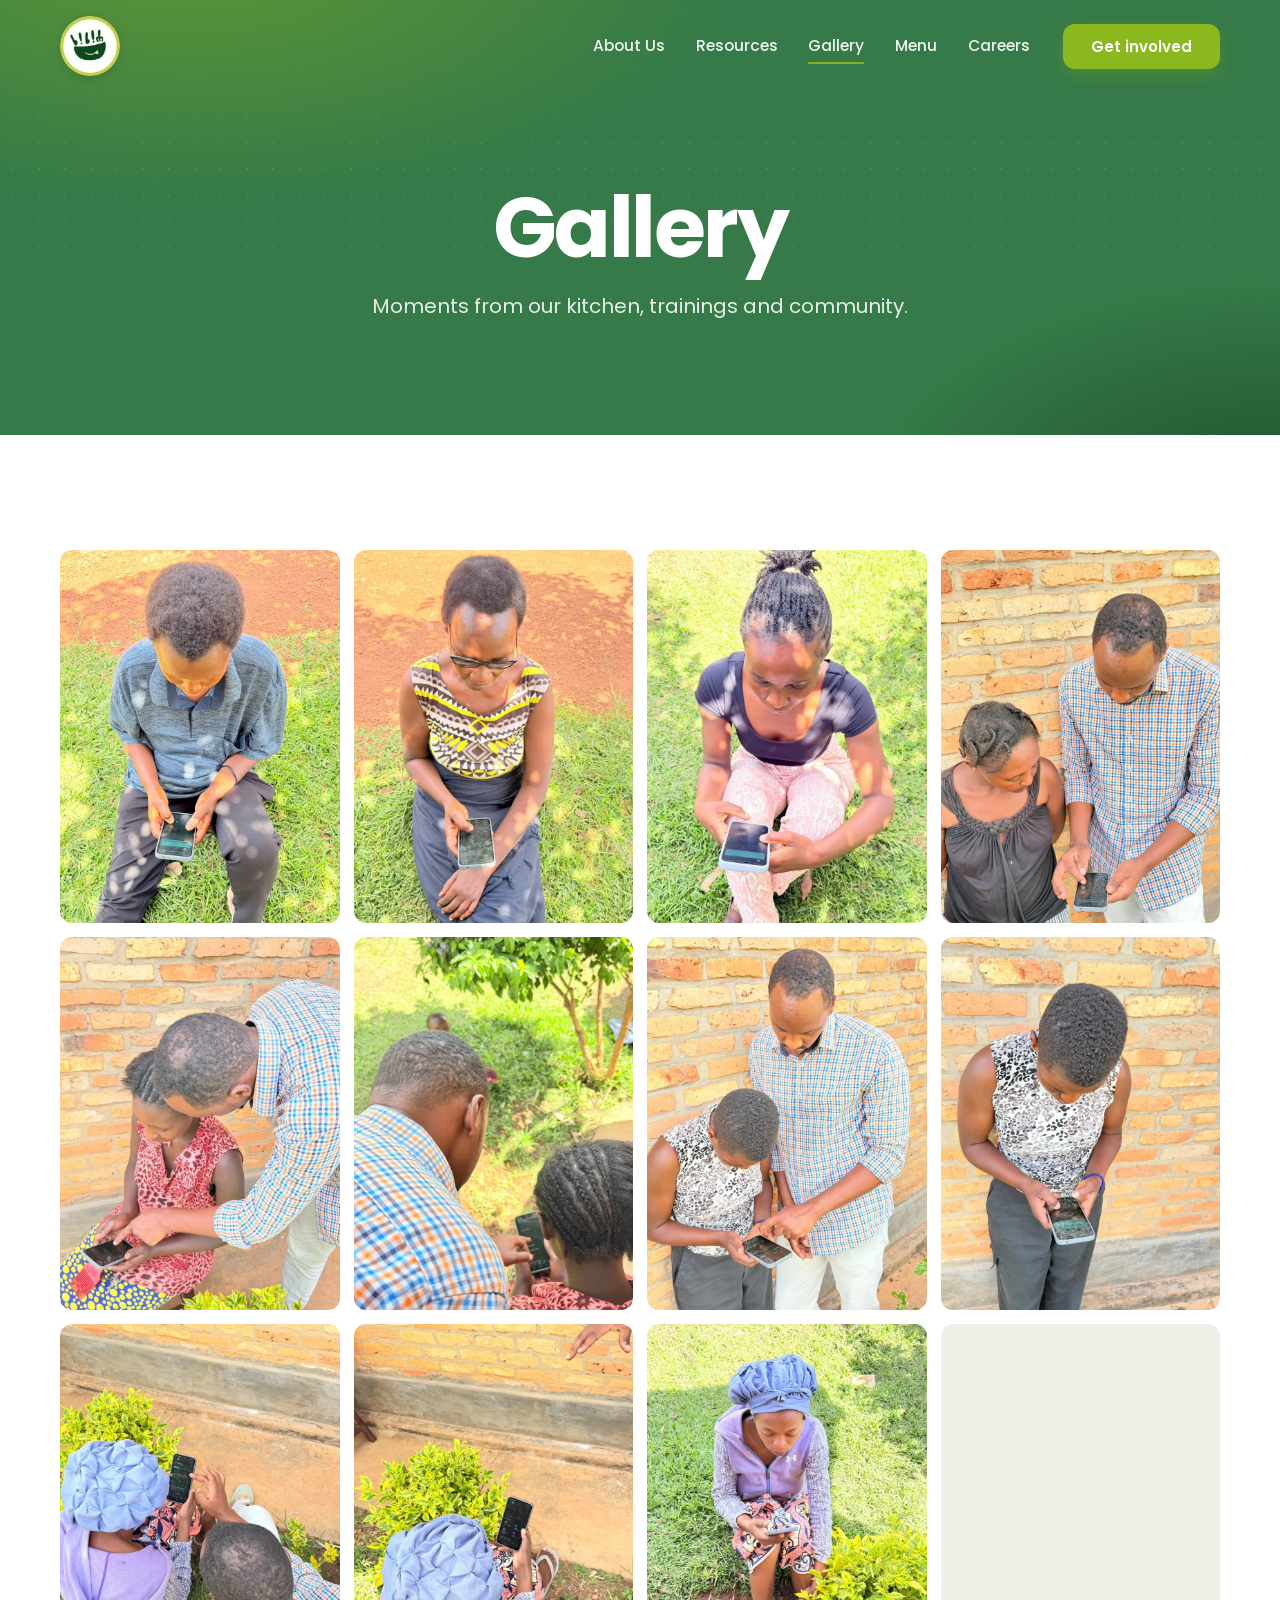
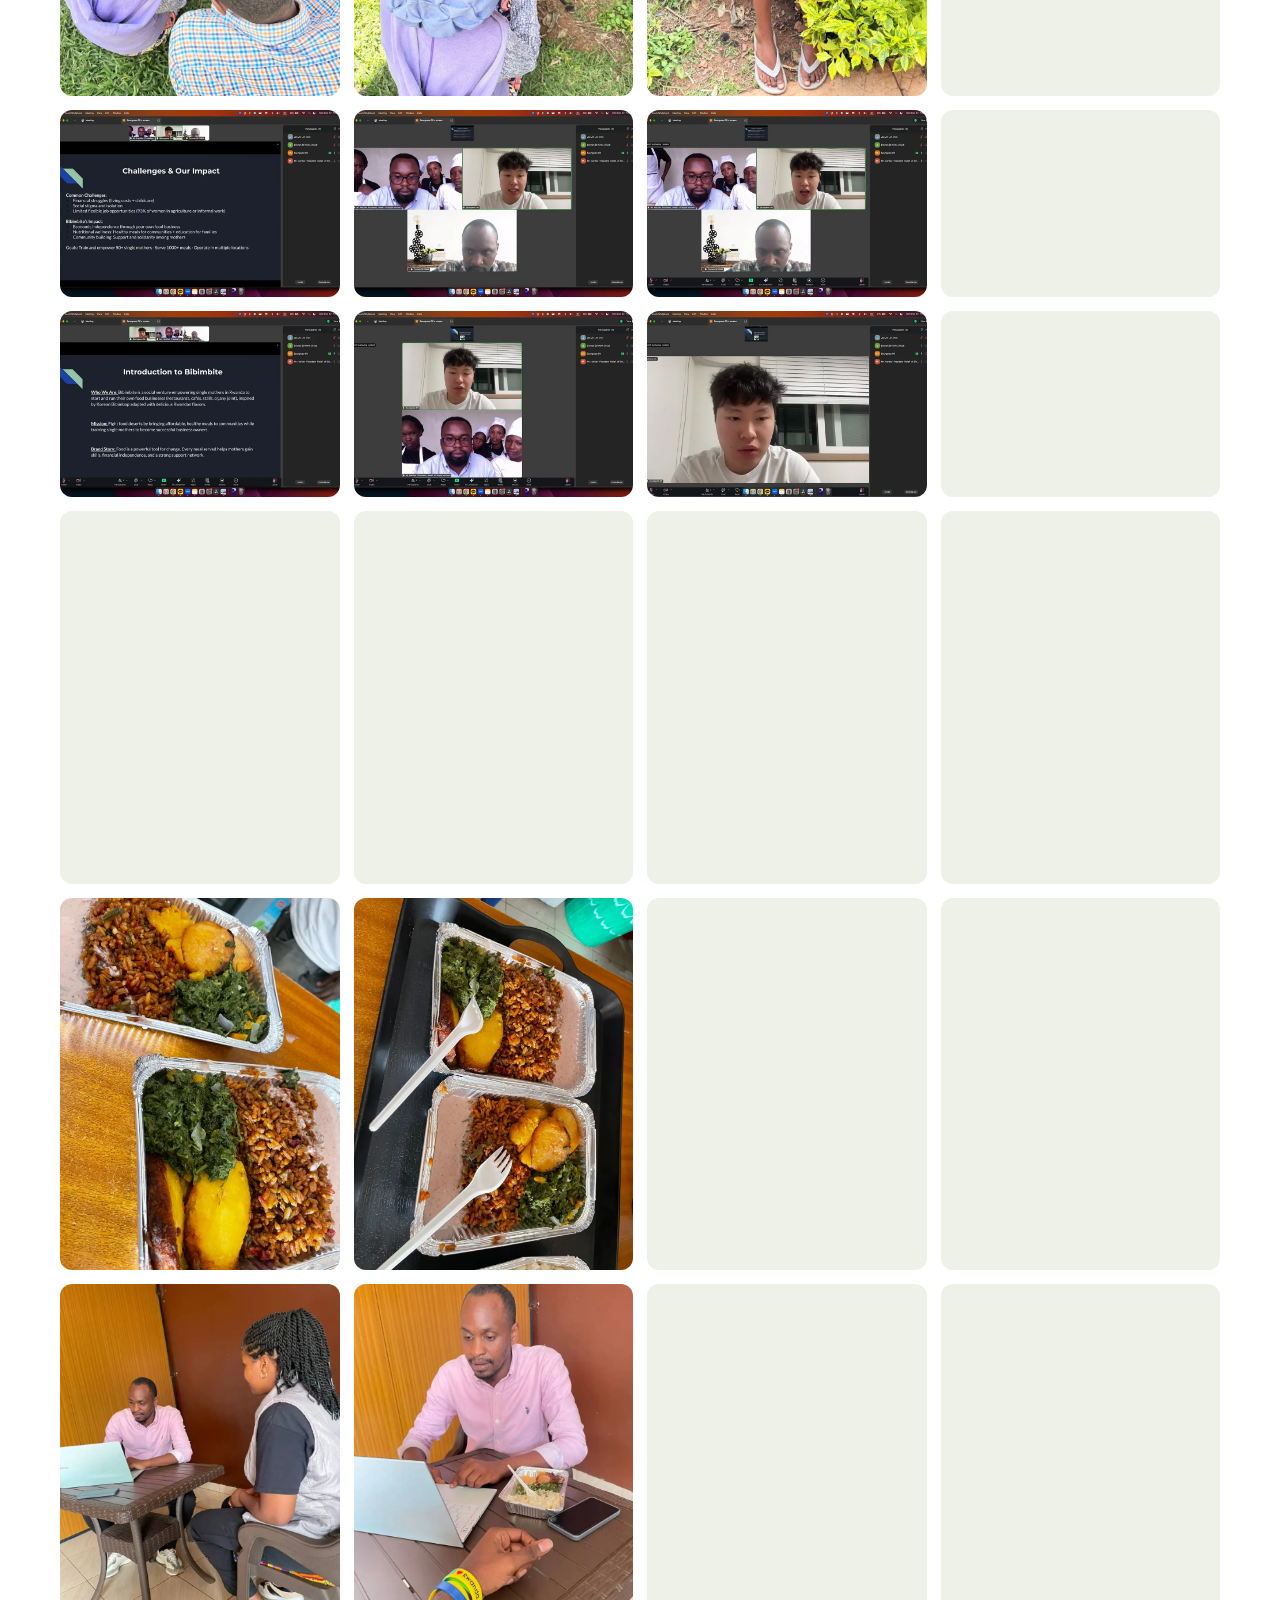
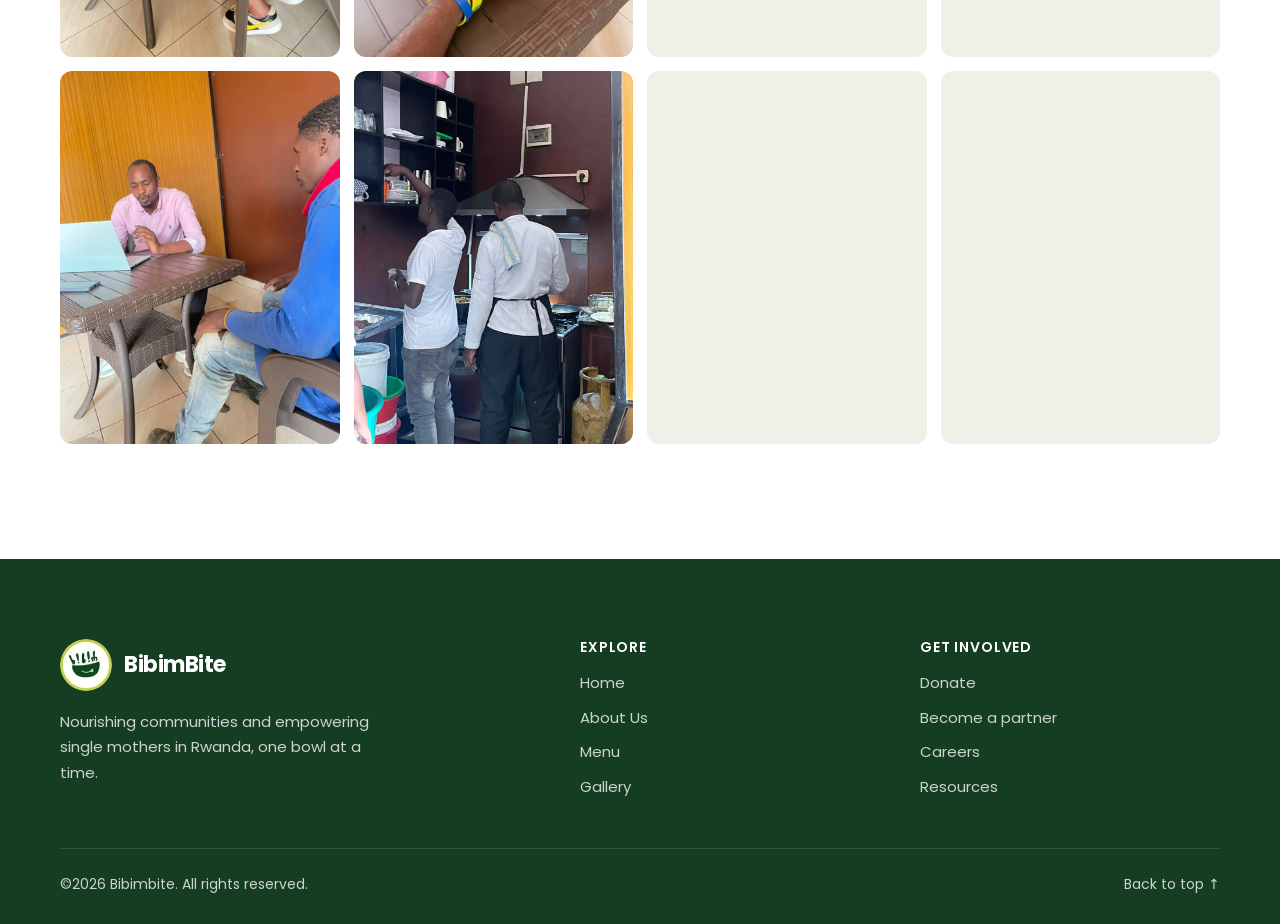
<file: gallery/index.html>
<!DOCTYPE html>
<html lang="en"><head><meta charset="utf-8"><meta name="viewport" content="width=device-width, initial-scale=1">
<title>Gallery — BibimBite</title>
<meta name="description" content="Photos from BibimBite's kitchen, training sessions and community work in Rwanda.">
<meta name="theme-color" content="#357a48">
<link rel="canonical" href="https://bibimbite.com/gallery/">
<meta property="og:url" content="https://bibimbite.com/gallery/">
<meta property="og:type" content="website">
<meta property="og:site_name" content="BibimBite">
<meta property="og:title" content="Gallery — BibimBite">
<meta property="og:description" content="Photos from BibimBite's kitchen, training sessions and community work in Rwanda.">
<meta property="og:image" content="https://bibimbite.com/assets/img/og-image.jpg">
<meta property="og:image:width" content="1200">
<meta property="og:image:height" content="630">
<meta property="og:image:alt" content="BibimBite — Nourishing Communities, One Bowl at a Time">
<meta name="twitter:card" content="summary_large_image">
<meta name="twitter:title" content="Gallery — BibimBite">
<meta name="twitter:description" content="Photos from BibimBite's kitchen, training sessions and community work in Rwanda.">
<meta name="twitter:image" content="https://bibimbite.com/assets/img/og-image.jpg">
<link rel="icon" href="../favicon.ico" sizes="any">
<link rel="icon" type="image/png" sizes="32x32" href="../assets/icons/favicon-32x32.png">
<link rel="icon" type="image/png" sizes="16x16" href="../assets/icons/favicon-16x16.png">
<link rel="apple-touch-icon" href="../assets/icons/apple-touch-icon.png">
<link rel="manifest" href="../site.webmanifest">
<link rel="preconnect" href="https://fonts.googleapis.com"><link rel="preconnect" href="https://fonts.gstatic.com" crossorigin><link href="https://fonts.googleapis.com/css2?family=Poppins:wght@400;500;600;700&display=swap" rel="stylesheet"><link rel="stylesheet" href="../assets/css/style.css"></head><body data-section="gallery"><a class="skip-link" href="#main">Skip to content</a>
<header class="site-header"><div class="container nav-wrap">
  <a class="logo" href="../" aria-label="BibimBite home"><span class="logo-mark"><img src="../assets/img/logo.webp" alt="" width="60" height="60"></span></a>
  <nav class="nav-desktop" aria-label="Main"><ul><li><a class="nav-link" data-nav="about" href="../about/">About Us</a></li><li><a class="nav-link" data-nav="resources" href="../resources/">Resources</a></li><li><a class="nav-link" data-nav="gallery" href="../gallery/">Gallery</a></li><li><a class="nav-link" data-nav="menu" href="../menu/">Menu</a></li><li><a class="nav-link" data-nav="careers" href="../careers/">Careers</a></li></ul><a class="btn btn-sm" data-nav="get-involved" href="../get-involved/">Get involved</a></nav>
  <button class="nav-toggle" type="button" aria-controls="mobile-menu" aria-expanded="false" aria-label="Open menu"><span></span><span></span><span></span></button>
</div></header>
<div class="mobile-menu" id="mobile-menu" aria-hidden="true">
  <nav aria-label="Mobile"><ul><li><a class="m-link" data-nav="about" href="../about/">About Us</a></li><li><a class="m-link" data-nav="resources" href="../resources/">Resources</a></li><li><a class="m-link" data-nav="gallery" href="../gallery/">Gallery</a></li><li><a class="m-link" data-nav="menu" href="../menu/">Menu</a></li><li><a class="m-link" data-nav="careers" href="../careers/">Careers</a></li></ul></nav>
  <a class="btn" data-nav="get-involved" href="../get-involved/">Get involved</a>
  <p class="m-foot">BibimBite — Nourishing Communities, One Bowl at a Time</p>
</div><main id="main">
<section class="page-hero"><div class="container"><h1>Gallery</h1><p>Moments from our kitchen, trainings and community.</p></div></section>
<section class="section"><div class="container"><div class="gallery"><button class="gallery-item tall" type="button" aria-label="Open photo 1"><img class="" src="../assets/img/gallery-25.webp" alt="BibimBite gallery photo 1" loading="lazy" decoding="async"></button><button class="gallery-item tall" type="button" aria-label="Open photo 2"><img class="" src="../assets/img/gallery-26.webp" alt="BibimBite gallery photo 2" loading="lazy" decoding="async"></button><button class="gallery-item tall" type="button" aria-label="Open photo 3"><img class="" src="../assets/img/gallery-27.webp" alt="BibimBite gallery photo 3" loading="lazy" decoding="async"></button><button class="gallery-item tall" type="button" aria-label="Open photo 4"><img class="" src="../assets/img/gallery-28.webp" alt="BibimBite gallery photo 4" loading="lazy" decoding="async"></button><button class="gallery-item tall" type="button" aria-label="Open photo 5"><img class="" src="../assets/img/gallery-29.webp" alt="BibimBite gallery photo 5" loading="lazy" decoding="async"></button><button class="gallery-item tall" type="button" aria-label="Open photo 6"><img class="" src="../assets/img/gallery-30.webp" alt="BibimBite gallery photo 6" loading="lazy" decoding="async"></button><button class="gallery-item tall" type="button" aria-label="Open photo 7"><img class="" src="../assets/img/gallery-31.webp" alt="BibimBite gallery photo 7" loading="lazy" decoding="async"></button><button class="gallery-item tall" type="button" aria-label="Open photo 8"><img class="" src="../assets/img/gallery-32.webp" alt="BibimBite gallery photo 8" loading="lazy" decoding="async"></button><button class="gallery-item tall" type="button" aria-label="Open photo 9"><img class="" src="../assets/img/gallery-33.webp" alt="BibimBite gallery photo 9" loading="lazy" decoding="async"></button><button class="gallery-item tall" type="button" aria-label="Open photo 10"><img class="" src="../assets/img/gallery-34.webp" alt="BibimBite gallery photo 10" loading="lazy" decoding="async"></button><button class="gallery-item tall" type="button" aria-label="Open photo 11"><img class="" src="../assets/img/gallery-35.webp" alt="BibimBite gallery photo 11" loading="lazy" decoding="async"></button><button class="gallery-item tall" type="button" aria-label="Open photo 12"><img class="" src="../assets/img/gallery-36.webp" alt="BibimBite gallery photo 12" loading="lazy" decoding="async"></button><button class="gallery-item" type="button" aria-label="Open photo 13"><img class="" src="../assets/img/gallery-17.webp" alt="BibimBite gallery photo 13" loading="lazy" decoding="async"></button><button class="gallery-item" type="button" aria-label="Open photo 14"><img class="" src="../assets/img/gallery-18.webp" alt="BibimBite gallery photo 14" loading="lazy" decoding="async"></button><button class="gallery-item" type="button" aria-label="Open photo 15"><img class="" src="../assets/img/gallery-19.webp" alt="BibimBite gallery photo 15" loading="lazy" decoding="async"></button><button class="gallery-item" type="button" aria-label="Open photo 16"><img class="" src="../assets/img/gallery-20.webp" alt="BibimBite gallery photo 16" loading="lazy" decoding="async"></button><button class="gallery-item" type="button" aria-label="Open photo 17"><img class="" src="../assets/img/gallery-21.webp" alt="BibimBite gallery photo 17" loading="lazy" decoding="async"></button><button class="gallery-item" type="button" aria-label="Open photo 18"><img class="" src="../assets/img/gallery-22.webp" alt="BibimBite gallery photo 18" loading="lazy" decoding="async"></button><button class="gallery-item" type="button" aria-label="Open photo 19"><img class="" src="../assets/img/gallery-23.webp" alt="BibimBite gallery photo 19" loading="lazy" decoding="async"></button><button class="gallery-item" type="button" aria-label="Open photo 20"><img class="" src="../assets/img/gallery-24.webp" alt="BibimBite gallery photo 20" loading="lazy" decoding="async"></button><button class="gallery-item tall" type="button" aria-label="Open photo 21"><img class="" src="../assets/img/gallery-01.webp" alt="BibimBite gallery photo 21" loading="lazy" decoding="async"></button><button class="gallery-item tall" type="button" aria-label="Open photo 22"><img class="" src="../assets/img/gallery-02.webp" alt="BibimBite gallery photo 22" loading="lazy" decoding="async"></button><button class="gallery-item tall" type="button" aria-label="Open photo 23"><img class="" src="../assets/img/gallery-03.webp" alt="BibimBite gallery photo 23" loading="lazy" decoding="async"></button><button class="gallery-item tall" type="button" aria-label="Open photo 24"><img class="" src="../assets/img/gallery-04.webp" alt="BibimBite gallery photo 24" loading="lazy" decoding="async"></button><button class="gallery-item tall" type="button" aria-label="Open photo 25"><img class="" src="../assets/img/gallery-05.webp" alt="BibimBite gallery photo 25" loading="lazy" decoding="async"></button><button class="gallery-item tall" type="button" aria-label="Open photo 26"><img class="" src="../assets/img/gallery-06.webp" alt="BibimBite gallery photo 26" loading="lazy" decoding="async"></button><button class="gallery-item tall" type="button" aria-label="Open photo 27"><img class="" src="../assets/img/gallery-07.webp" alt="BibimBite gallery photo 27" loading="lazy" decoding="async"></button><button class="gallery-item tall" type="button" aria-label="Open photo 28"><img class="" src="../assets/img/gallery-08.webp" alt="BibimBite gallery photo 28" loading="lazy" decoding="async"></button><button class="gallery-item tall" type="button" aria-label="Open photo 29"><img class="" src="../assets/img/gallery-09.webp" alt="BibimBite gallery photo 29" loading="lazy" decoding="async"></button><button class="gallery-item tall" type="button" aria-label="Open photo 30"><img class="" src="../assets/img/gallery-10.webp" alt="BibimBite gallery photo 30" loading="lazy" decoding="async"></button><button class="gallery-item tall" type="button" aria-label="Open photo 31"><img class="" src="../assets/img/gallery-11.webp" alt="BibimBite gallery photo 31" loading="lazy" decoding="async"></button><button class="gallery-item tall" type="button" aria-label="Open photo 32"><img class="" src="../assets/img/gallery-12.webp" alt="BibimBite gallery photo 32" loading="lazy" decoding="async"></button><button class="gallery-item tall" type="button" aria-label="Open photo 33"><img class="" src="../assets/img/gallery-13.webp" alt="BibimBite gallery photo 33" loading="lazy" decoding="async"></button><button class="gallery-item tall" type="button" aria-label="Open photo 34"><img class="" src="../assets/img/gallery-14.webp" alt="BibimBite gallery photo 34" loading="lazy" decoding="async"></button><button class="gallery-item tall" type="button" aria-label="Open photo 35"><img class="" src="../assets/img/gallery-15.webp" alt="BibimBite gallery photo 35" loading="lazy" decoding="async"></button><button class="gallery-item tall" type="button" aria-label="Open photo 36"><img class="" src="../assets/img/gallery-16.webp" alt="BibimBite gallery photo 36" loading="lazy" decoding="async"></button></div></div></section>
<div class="lightbox" role="dialog" aria-modal="true" aria-label="Photo viewer">
  <button class="lb-btn lb-close" type="button" aria-label="Close"><svg viewBox="0 0 24 24" width="22" height="22" fill="none" stroke="currentColor" stroke-width="2.4" stroke-linecap="round" aria-hidden="true"><path d="M6 6l12 12M18 6L6 18"/></svg></button>
  <button class="lb-btn lb-prev" type="button" aria-label="Previous photo"><svg viewBox="0 0 24 24" width="22" height="22" fill="none" stroke="currentColor" stroke-width="2.4" stroke-linecap="round" stroke-linejoin="round" aria-hidden="true"><path d="M14.5 6l-6 6 6 6"/></svg></button>
  <div class="lightbox-content"></div>
  <button class="lb-btn lb-next" type="button" aria-label="Next photo"><svg viewBox="0 0 24 24" width="22" height="22" fill="none" stroke="currentColor" stroke-width="2.4" stroke-linecap="round" stroke-linejoin="round" aria-hidden="true"><path d="M9.5 6l6 6-6 6"/></svg></button>
  <p class="lb-count" aria-live="polite"></p>
</div></main><footer class="site-footer"><div class="container">
  <div class="f-grid">
    <div class="f-brand">
      <a class="logo" href="../" aria-label="BibimBite home"><span class="logo-mark"><img src="../assets/img/logo.webp" alt="" width="52" height="52" loading="lazy"></span><span class="f-name">BibimBite</span></a>
      <p>Nourishing communities and empowering single mothers in Rwanda, one bowl at a time.</p>
    </div>
    <div class="f-col"><h3>Explore</h3><ul><li><a href="../">Home</a></li><li><a href="../about/">About Us</a></li><li><a href="../menu/">Menu</a></li><li><a href="../gallery/">Gallery</a></li></ul></div>
    <div class="f-col"><h3>Get involved</h3><ul><li><a href="../get-involved/">Donate</a></li><li><a href="../get-involved/#partner">Become a partner</a></li><li><a href="../careers/">Careers</a></li><li><a href="../resources/">Resources</a></li></ul></div>
  </div>
  <div class="f-bottom"><p>©<span data-year>2026</span> Bibimbite. All rights reserved.</p><a href="#main" class="to-top" data-top>Back to top ↑</a></div>
</div></footer><script src="../assets/js/main.js"></script></body></html>
</file>
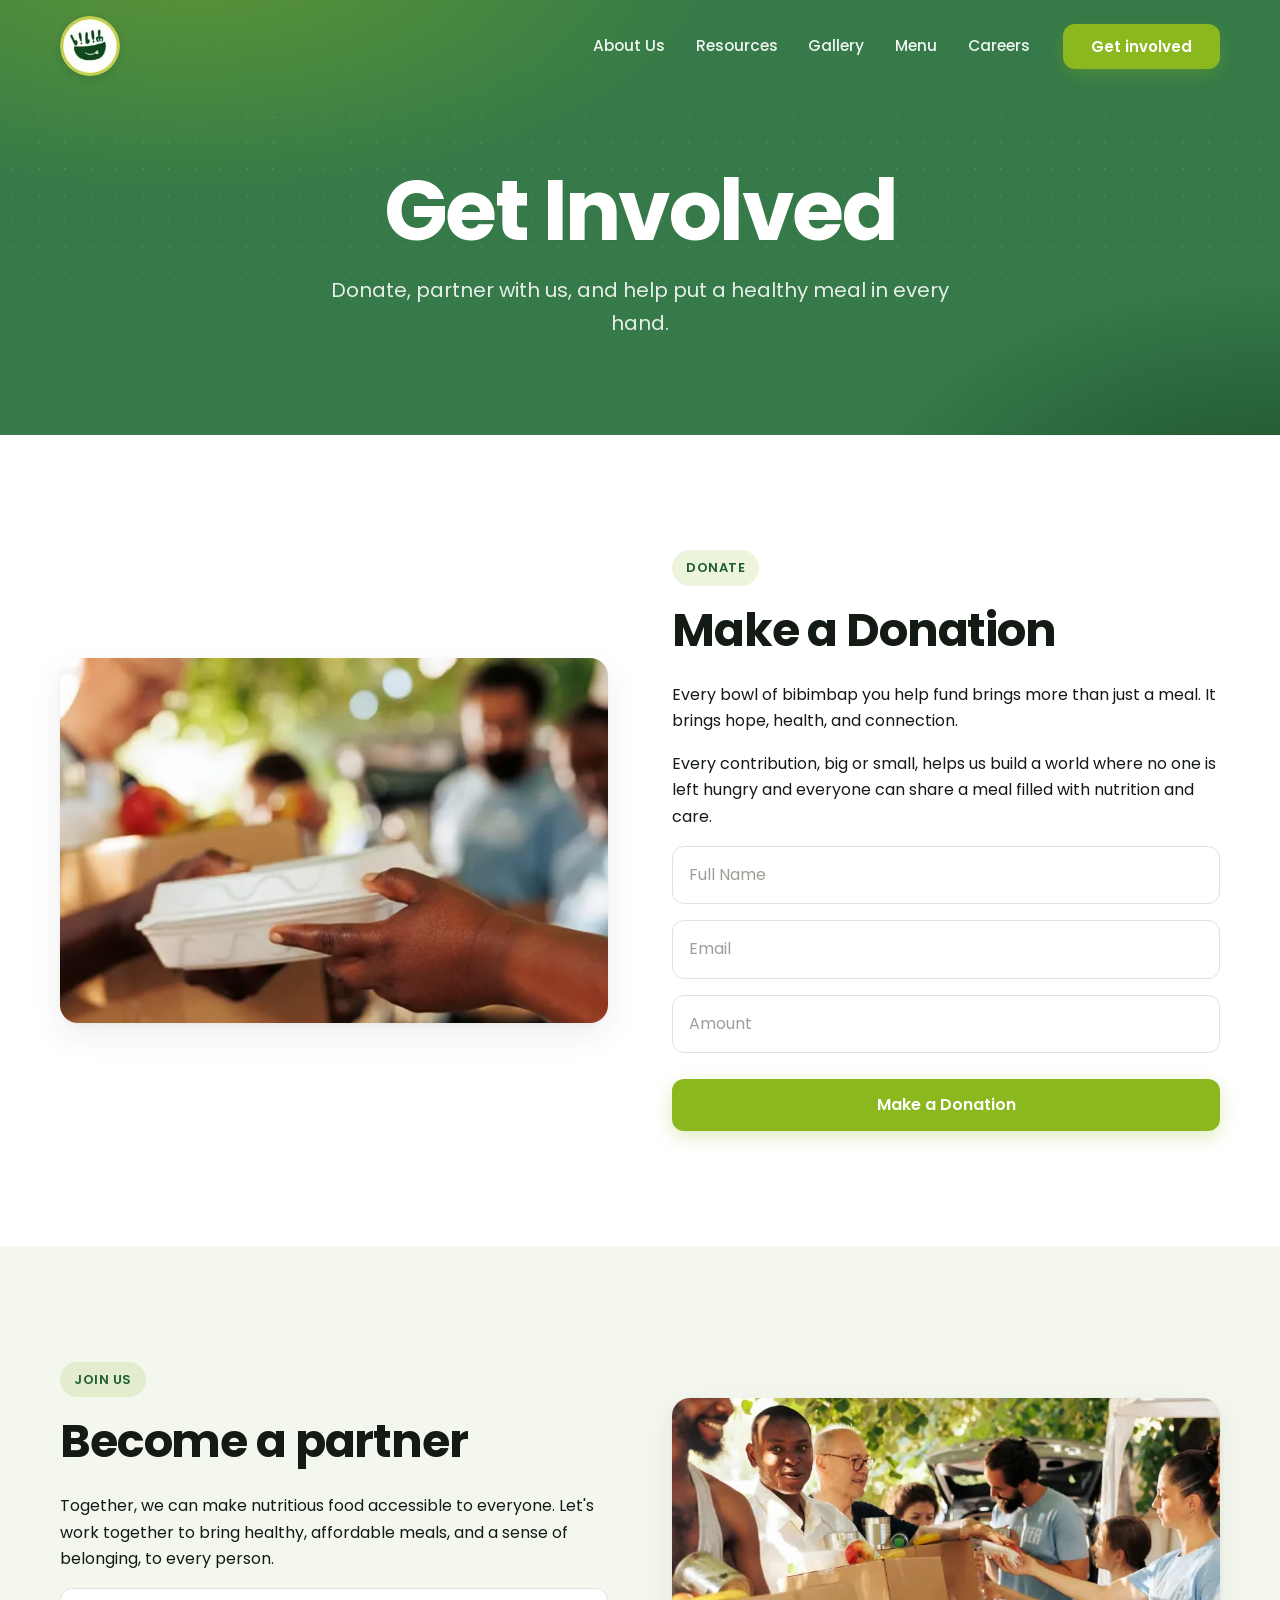
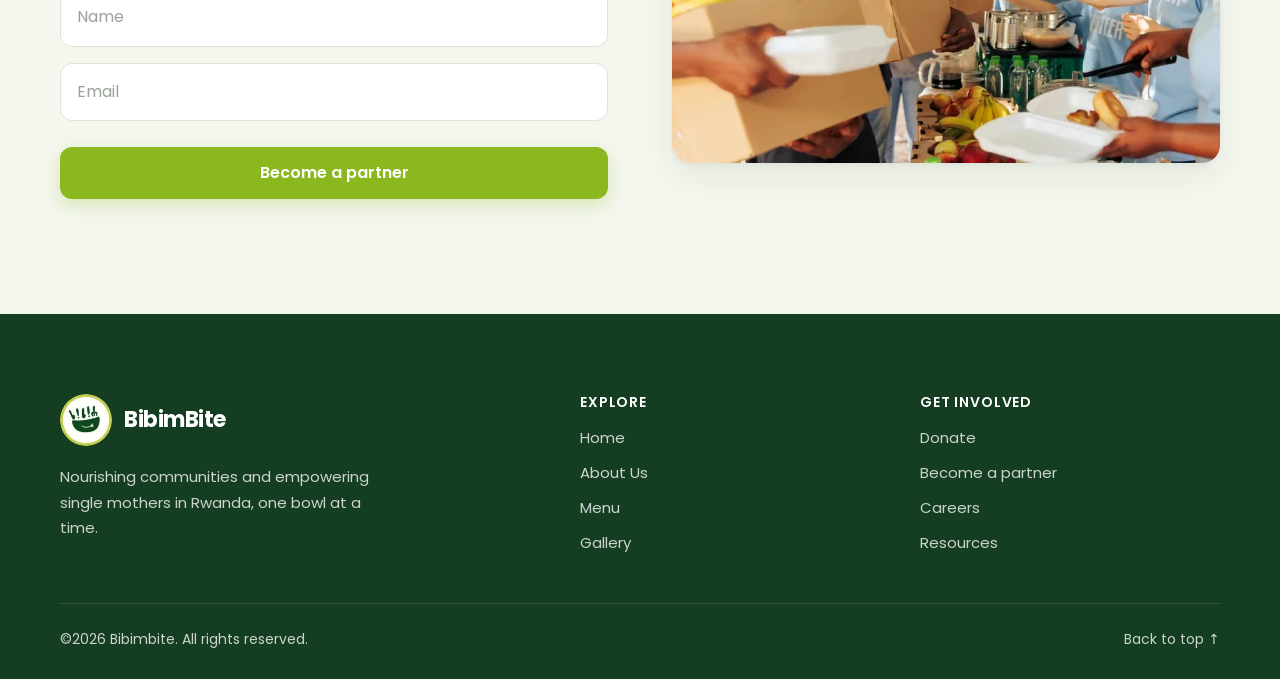
<file: get-involved/index.html>
<!DOCTYPE html>
<html lang="en"><head><meta charset="utf-8"><meta name="viewport" content="width=device-width, initial-scale=1">
<title>Get Involved — BibimBite</title>
<meta name="description" content="Donate or partner with BibimBite to bring healthy, affordable meals and opportunity to single mothers and communities in Rwanda.">
<meta name="theme-color" content="#357a48">
<link rel="canonical" href="https://bibimbite.com/get-involved/">
<meta property="og:url" content="https://bibimbite.com/get-involved/">
<meta property="og:type" content="website">
<meta property="og:site_name" content="BibimBite">
<meta property="og:title" content="Get Involved — BibimBite">
<meta property="og:description" content="Donate or partner with BibimBite to bring healthy, affordable meals and opportunity to single mothers and communities in Rwanda.">
<meta property="og:image" content="https://bibimbite.com/assets/img/og-image.jpg">
<meta property="og:image:width" content="1200">
<meta property="og:image:height" content="630">
<meta property="og:image:alt" content="BibimBite — Nourishing Communities, One Bowl at a Time">
<meta name="twitter:card" content="summary_large_image">
<meta name="twitter:title" content="Get Involved — BibimBite">
<meta name="twitter:description" content="Donate or partner with BibimBite to bring healthy, affordable meals and opportunity to single mothers and communities in Rwanda.">
<meta name="twitter:image" content="https://bibimbite.com/assets/img/og-image.jpg">
<link rel="icon" href="../favicon.ico" sizes="any">
<link rel="icon" type="image/png" sizes="32x32" href="../assets/icons/favicon-32x32.png">
<link rel="icon" type="image/png" sizes="16x16" href="../assets/icons/favicon-16x16.png">
<link rel="apple-touch-icon" href="../assets/icons/apple-touch-icon.png">
<link rel="manifest" href="../site.webmanifest">
<link rel="preconnect" href="https://fonts.googleapis.com"><link rel="preconnect" href="https://fonts.gstatic.com" crossorigin><link href="https://fonts.googleapis.com/css2?family=Poppins:wght@400;500;600;700&display=swap" rel="stylesheet"><link rel="stylesheet" href="../assets/css/style.css"></head><body data-section="get-involved"><a class="skip-link" href="#main">Skip to content</a>
<header class="site-header"><div class="container nav-wrap">
  <a class="logo" href="../" aria-label="BibimBite home"><span class="logo-mark"><img src="../assets/img/logo.webp" alt="" width="60" height="60"></span></a>
  <nav class="nav-desktop" aria-label="Main"><ul><li><a class="nav-link" data-nav="about" href="../about/">About Us</a></li><li><a class="nav-link" data-nav="resources" href="../resources/">Resources</a></li><li><a class="nav-link" data-nav="gallery" href="../gallery/">Gallery</a></li><li><a class="nav-link" data-nav="menu" href="../menu/">Menu</a></li><li><a class="nav-link" data-nav="careers" href="../careers/">Careers</a></li></ul><a class="btn btn-sm" data-nav="get-involved" href="../get-involved/">Get involved</a></nav>
  <button class="nav-toggle" type="button" aria-controls="mobile-menu" aria-expanded="false" aria-label="Open menu"><span></span><span></span><span></span></button>
</div></header>
<div class="mobile-menu" id="mobile-menu" aria-hidden="true">
  <nav aria-label="Mobile"><ul><li><a class="m-link" data-nav="about" href="../about/">About Us</a></li><li><a class="m-link" data-nav="resources" href="../resources/">Resources</a></li><li><a class="m-link" data-nav="gallery" href="../gallery/">Gallery</a></li><li><a class="m-link" data-nav="menu" href="../menu/">Menu</a></li><li><a class="m-link" data-nav="careers" href="../careers/">Careers</a></li></ul></nav>
  <a class="btn" data-nav="get-involved" href="../get-involved/">Get involved</a>
  <p class="m-foot">BibimBite — Nourishing Communities, One Bowl at a Time</p>
</div><main id="main">
<section class="page-hero"><div class="container"><h1>Get Involved</h1><p>Donate, partner with us, and help put a healthy meal in every hand.</p></div></section>
<section class="section" id="donate"><div class="container split">
  <img class="media" src="../assets/img/donate.webp" alt="Hands passing a takeaway meal box" style="aspect-ratio:3/2" loading="lazy" decoding="async">
  <div>
    <span class="pill">Donate</span>
    <h2 class="h2">Make a Donation</h2>
    <p>Every bowl of bibimbap you help fund brings more than just a meal. It brings hope, health, and connection.</p>
    <p>Every contribution, big or small, helps us build a world where no one is left hungry and everyone can share a meal filled with nutrition and care.</p>
    <form class="form-stack" data-form data-key="donate" data-mode-submit="native" action="https://formsubmit.co/bubble.youthimpact@gmail.com" method="POST" data-success="Thank you for your generosity! We'll email you shortly with how to complete your donation." novalidate>
      <input type="hidden" name="_subject" value="New donation pledge">
      <input type="hidden" name="_captcha" value="false">
      <input type="hidden" name="_next" value="">
      <input type="hidden" name="_template" value="table">
      <input type="text" name="_honey" class="hp" tabindex="-1" autocomplete="off" aria-hidden="true">
      <label class="sr-only" for="d-name">Full Name</label><input class="input" id="d-name" name="name" placeholder="Full Name" autocomplete="name" required>
      <label class="sr-only" for="d-email">Email</label><input class="input" id="d-email" name="email" type="email" placeholder="Email" autocomplete="email" required>
      <label class="sr-only" for="d-amount">Amount</label><input class="input" id="d-amount" name="amount" type="number" min="1" inputmode="decimal" placeholder="Amount" required>
      <button class="btn btn-block" type="submit">Make a Donation</button>
      <div class="form-msg" role="status" aria-live="polite"></div>
    </form>
  </div>
</div></section>

<section class="section bg-cream" id="partner"><div class="container split reverse">
  <img class="media" src="../assets/img/partner.webp" alt="Volunteers handing out food boxes and meals" style="aspect-ratio:3/2" loading="lazy" decoding="async">
  <div>
    <span class="pill">Join us</span>
    <h2 class="h2">Become a partner</h2>
    <p>Together, we can make nutritious food accessible to everyone. Let's work together to bring healthy, affordable meals, and a sense of belonging, to every person.</p>
    <form class="form-stack" data-form data-key="partner" data-mode-submit="native" action="https://formsubmit.co/bubble.youthimpact@gmail.com" method="POST" data-success="Thanks for reaching out! We'll contact you soon about partnering." novalidate>
      <input type="hidden" name="_subject" value="New partnership request">
      <input type="hidden" name="_captcha" value="false">
      <input type="hidden" name="_next" value="">
      <input type="hidden" name="_template" value="table">
      <input type="text" name="_honey" class="hp" tabindex="-1" autocomplete="off" aria-hidden="true">
      <label class="sr-only" for="p-name">Name</label><input class="input" id="p-name" name="name" placeholder="Name" autocomplete="name" required>
      <label class="sr-only" for="p-email">Email</label><input class="input" id="p-email" name="email" type="email" placeholder="Email" autocomplete="email" required>
      <button class="btn btn-block" type="submit">Become a partner</button>
      <div class="form-msg" role="status" aria-live="polite"></div>
    </form>
  </div>
</div></section></main><footer class="site-footer"><div class="container">
  <div class="f-grid">
    <div class="f-brand">
      <a class="logo" href="../" aria-label="BibimBite home"><span class="logo-mark"><img src="../assets/img/logo.webp" alt="" width="52" height="52" loading="lazy"></span><span class="f-name">BibimBite</span></a>
      <p>Nourishing communities and empowering single mothers in Rwanda, one bowl at a time.</p>
    </div>
    <div class="f-col"><h3>Explore</h3><ul><li><a href="../">Home</a></li><li><a href="../about/">About Us</a></li><li><a href="../menu/">Menu</a></li><li><a href="../gallery/">Gallery</a></li></ul></div>
    <div class="f-col"><h3>Get involved</h3><ul><li><a href="../get-involved/">Donate</a></li><li><a href="../get-involved/#partner">Become a partner</a></li><li><a href="../careers/">Careers</a></li><li><a href="../resources/">Resources</a></li></ul></div>
  </div>
  <div class="f-bottom"><p>©<span data-year>2026</span> Bibimbite. All rights reserved.</p><a href="#main" class="to-top" data-top>Back to top ↑</a></div>
</div></footer><script src="../assets/js/main.js"></script></body></html>
</file>
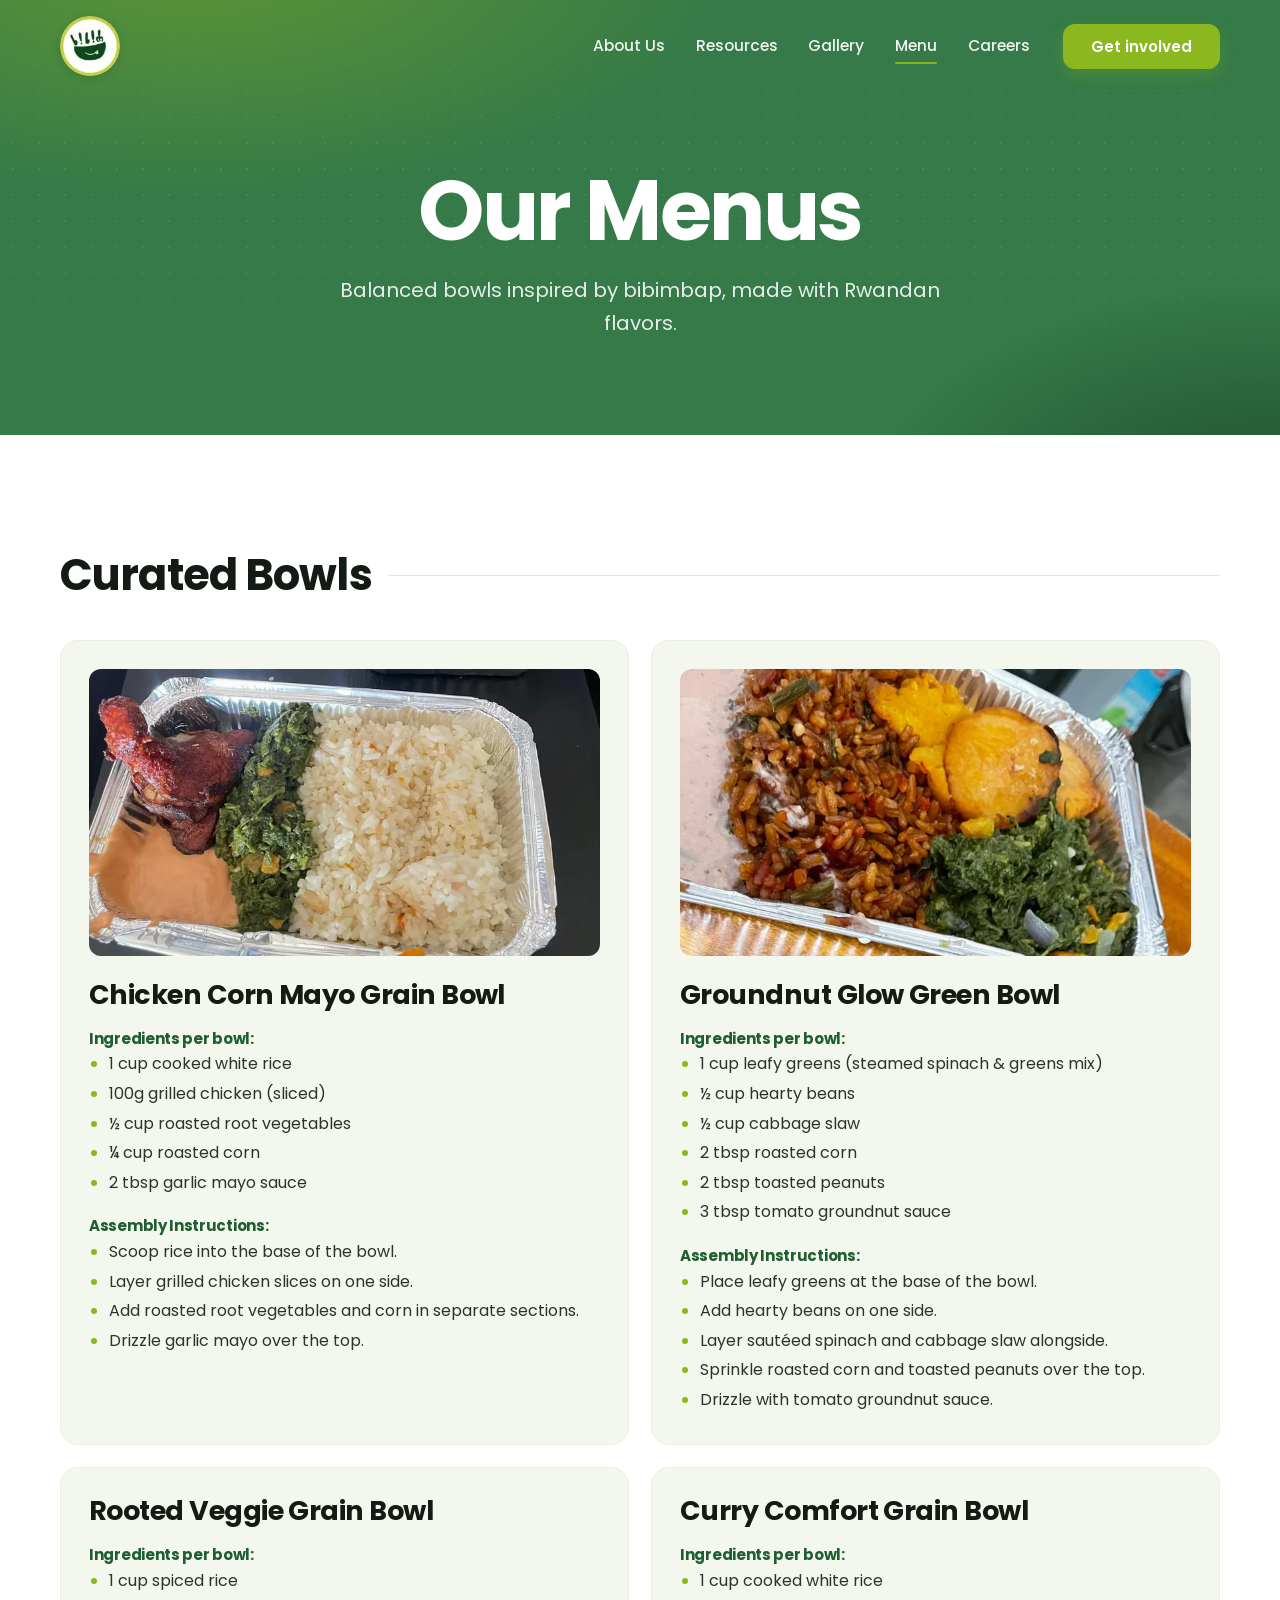
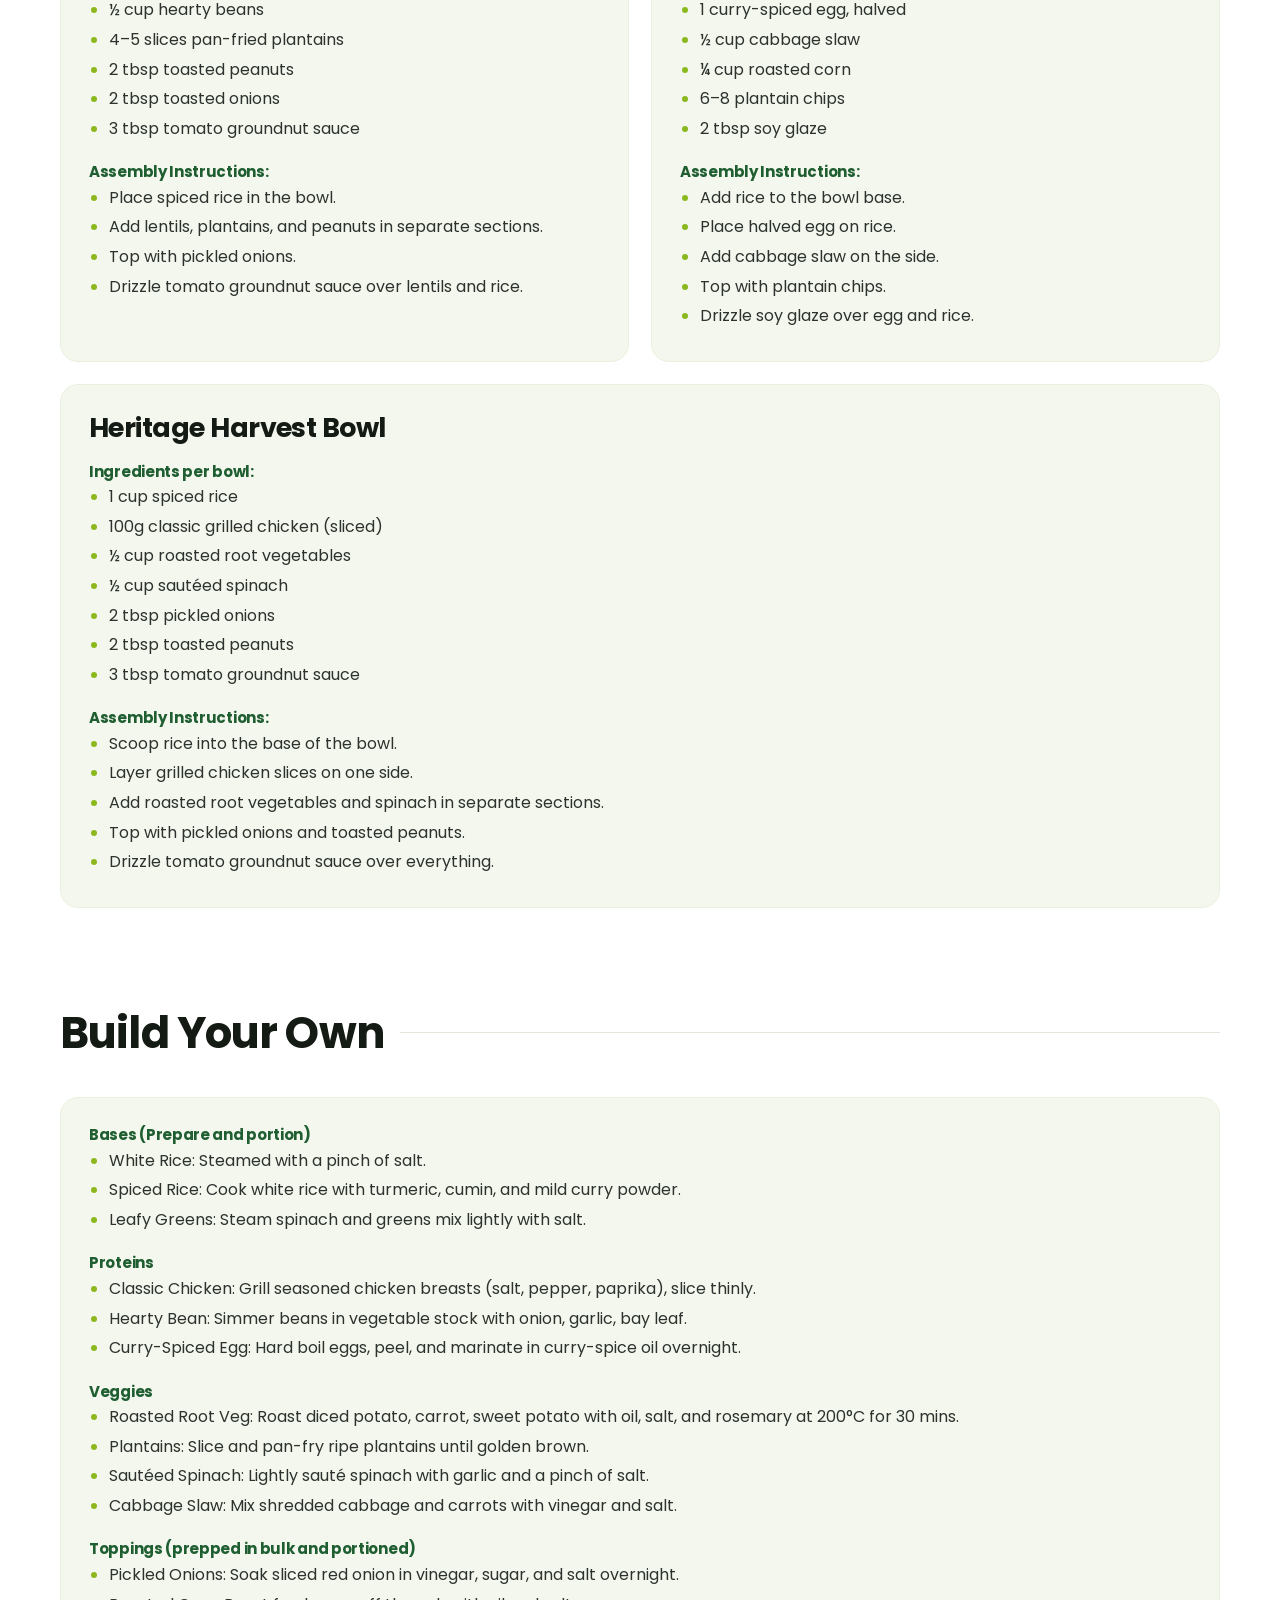
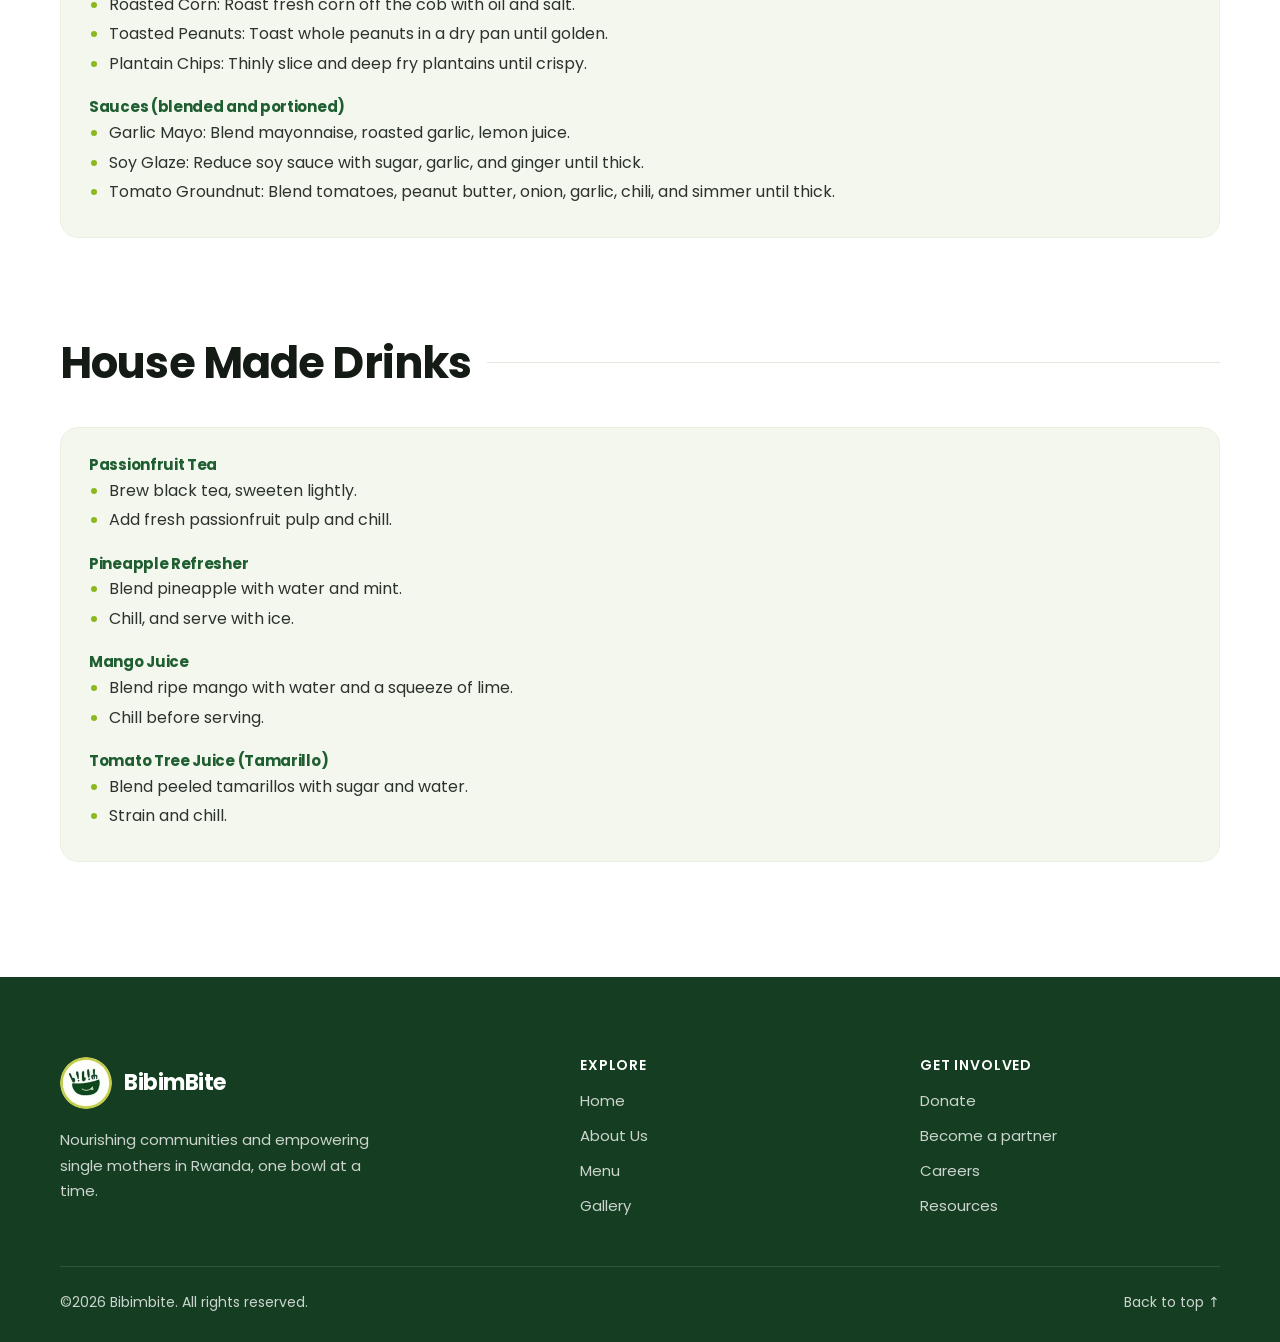
<file: menu/index.html>
<!DOCTYPE html>
<html lang="en"><head><meta charset="utf-8"><meta name="viewport" content="width=device-width, initial-scale=1">
<title>Our Menus — BibimBite</title>
<meta name="description" content="BibimBite's menu: curated grain bowls, build-your-own bowls and house-made drinks inspired by bibimbap and Rwandan flavors.">
<meta name="theme-color" content="#357a48">
<link rel="canonical" href="https://bibimbite.com/menu/">
<meta property="og:url" content="https://bibimbite.com/menu/">
<meta property="og:type" content="website">
<meta property="og:site_name" content="BibimBite">
<meta property="og:title" content="Our Menus — BibimBite">
<meta property="og:description" content="BibimBite's menu: curated grain bowls, build-your-own bowls and house-made drinks inspired by bibimbap and Rwandan flavors.">
<meta property="og:image" content="https://bibimbite.com/assets/img/og-image.jpg">
<meta property="og:image:width" content="1200">
<meta property="og:image:height" content="630">
<meta property="og:image:alt" content="BibimBite — Nourishing Communities, One Bowl at a Time">
<meta name="twitter:card" content="summary_large_image">
<meta name="twitter:title" content="Our Menus — BibimBite">
<meta name="twitter:description" content="BibimBite's menu: curated grain bowls, build-your-own bowls and house-made drinks inspired by bibimbap and Rwandan flavors.">
<meta name="twitter:image" content="https://bibimbite.com/assets/img/og-image.jpg">
<link rel="icon" href="../favicon.ico" sizes="any">
<link rel="icon" type="image/png" sizes="32x32" href="../assets/icons/favicon-32x32.png">
<link rel="icon" type="image/png" sizes="16x16" href="../assets/icons/favicon-16x16.png">
<link rel="apple-touch-icon" href="../assets/icons/apple-touch-icon.png">
<link rel="manifest" href="../site.webmanifest">
<link rel="preconnect" href="https://fonts.googleapis.com"><link rel="preconnect" href="https://fonts.gstatic.com" crossorigin><link href="https://fonts.googleapis.com/css2?family=Poppins:wght@400;500;600;700&display=swap" rel="stylesheet"><link rel="stylesheet" href="../assets/css/style.css"></head><body data-section="menu"><a class="skip-link" href="#main">Skip to content</a>
<header class="site-header"><div class="container nav-wrap">
  <a class="logo" href="../" aria-label="BibimBite home"><span class="logo-mark"><img src="../assets/img/logo.webp" alt="" width="60" height="60"></span></a>
  <nav class="nav-desktop" aria-label="Main"><ul><li><a class="nav-link" data-nav="about" href="../about/">About Us</a></li><li><a class="nav-link" data-nav="resources" href="../resources/">Resources</a></li><li><a class="nav-link" data-nav="gallery" href="../gallery/">Gallery</a></li><li><a class="nav-link" data-nav="menu" href="../menu/">Menu</a></li><li><a class="nav-link" data-nav="careers" href="../careers/">Careers</a></li></ul><a class="btn btn-sm" data-nav="get-involved" href="../get-involved/">Get involved</a></nav>
  <button class="nav-toggle" type="button" aria-controls="mobile-menu" aria-expanded="false" aria-label="Open menu"><span></span><span></span><span></span></button>
</div></header>
<div class="mobile-menu" id="mobile-menu" aria-hidden="true">
  <nav aria-label="Mobile"><ul><li><a class="m-link" data-nav="about" href="../about/">About Us</a></li><li><a class="m-link" data-nav="resources" href="../resources/">Resources</a></li><li><a class="m-link" data-nav="gallery" href="../gallery/">Gallery</a></li><li><a class="m-link" data-nav="menu" href="../menu/">Menu</a></li><li><a class="m-link" data-nav="careers" href="../careers/">Careers</a></li></ul></nav>
  <a class="btn" data-nav="get-involved" href="../get-involved/">Get involved</a>
  <p class="m-foot">BibimBite — Nourishing Communities, One Bowl at a Time</p>
</div><main id="main">
<section class="page-hero"><div class="container"><h1>Our Menus</h1><p>Balanced bowls inspired by bibimbap, made with Rwandan flavors.</p></div></section>
<section class="section"><div class="container">
  <div class="menu-section">
    <h2>Curated Bowls</h2>
    <div class="grid-2">
      <article class="dish"><img class="media" src="../assets/img/bowl-chicken-corn-mayo.webp" alt="Chicken Corn Mayo Grain Bowl" style="aspect-ratio:16/9" loading="lazy" decoding="async"><h3>Chicken Corn Mayo Grain Bowl</h3><h4>Ingredients per bowl:</h4><ul><li>1 cup cooked white rice</li><li>100g grilled chicken (sliced)</li><li>½ cup roasted root vegetables</li><li>¼ cup roasted corn</li><li>2 tbsp garlic mayo sauce</li></ul><h4>Assembly Instructions:</h4><ul><li>Scoop rice into the base of the bowl.</li><li>Layer grilled chicken slices on one side.</li><li>Add roasted root vegetables and corn in separate sections.</li><li>Drizzle garlic mayo over the top.</li></ul></article>
      <article class="dish"><img class="media" src="../assets/img/bowl-groundnut-glow.webp" alt="Groundnut Glow Green Bowl" style="aspect-ratio:16/9" loading="lazy" decoding="async"><h3>Groundnut Glow Green Bowl</h3><h4>Ingredients per bowl:</h4><ul><li>1 cup leafy greens (steamed spinach &amp; greens mix)</li><li>½ cup hearty beans</li><li>½ cup cabbage slaw</li><li>2 tbsp roasted corn</li><li>2 tbsp toasted peanuts</li><li>3 tbsp tomato groundnut sauce</li></ul><h4>Assembly Instructions:</h4><ul><li>Place leafy greens at the base of the bowl.</li><li>Add hearty beans on one side.</li><li>Layer sautéed spinach and cabbage slaw alongside.</li><li>Sprinkle roasted corn and toasted peanuts over the top.</li><li>Drizzle with tomato groundnut sauce.</li></ul></article>
      <article class="dish"><h3>Rooted Veggie Grain Bowl</h3><h4>Ingredients per bowl:</h4><ul><li>1 cup spiced rice</li><li>½ cup hearty beans</li><li>4–5 slices pan-fried plantains</li><li>2 tbsp toasted peanuts</li><li>2 tbsp toasted onions</li><li>3 tbsp tomato groundnut sauce</li></ul><h4>Assembly Instructions:</h4><ul><li>Place spiced rice in the bowl.</li><li>Add lentils, plantains, and peanuts in separate sections.</li><li>Top with pickled onions.</li><li>Drizzle tomato groundnut sauce over lentils and rice.</li></ul></article>
      <article class="dish"><h3>Curry Comfort Grain Bowl</h3><h4>Ingredients per bowl:</h4><ul><li>1 cup cooked white rice</li><li>1 curry-spiced egg, halved</li><li>½ cup cabbage slaw</li><li>¼ cup roasted corn</li><li>6–8 plantain chips</li><li>2 tbsp soy glaze</li></ul><h4>Assembly Instructions:</h4><ul><li>Add rice to the bowl base.</li><li>Place halved egg on rice.</li><li>Add cabbage slaw on the side.</li><li>Top with plantain chips.</li><li>Drizzle soy glaze over egg and rice.</li></ul></article>
      <article class="dish full"><h3>Heritage Harvest Bowl</h3><h4>Ingredients per bowl:</h4><ul><li>1 cup spiced rice</li><li>100g classic grilled chicken (sliced)</li><li>½ cup roasted root vegetables</li><li>½ cup sautéed spinach</li><li>2 tbsp pickled onions</li><li>2 tbsp toasted peanuts</li><li>3 tbsp tomato groundnut sauce</li></ul><h4>Assembly Instructions:</h4><ul><li>Scoop rice into the base of the bowl.</li><li>Layer grilled chicken slices on one side.</li><li>Add roasted root vegetables and spinach in separate sections.</li><li>Top with pickled onions and toasted peanuts.</li><li>Drizzle tomato groundnut sauce over everything.</li></ul></article>
    </div>
  </div>

  <div class="menu-section">
    <h2>Build Your Own</h2>
    <div class="dish"><h4>Bases (Prepare and portion)</h4><ul><li>White Rice: Steamed with a pinch of salt.</li><li>Spiced Rice: Cook white rice with turmeric, cumin, and mild curry powder.</li><li>Leafy Greens: Steam spinach and greens mix lightly with salt.</li></ul><h4>Proteins</h4><ul><li>Classic Chicken: Grill seasoned chicken breasts (salt, pepper, paprika), slice thinly.</li><li>Hearty Bean: Simmer beans in vegetable stock with onion, garlic, bay leaf.</li><li>Curry-Spiced Egg: Hard boil eggs, peel, and marinate in curry-spice oil overnight.</li></ul><h4>Veggies</h4><ul><li>Roasted Root Veg: Roast diced potato, carrot, sweet potato with oil, salt, and rosemary at 200°C for 30 mins.</li><li>Plantains: Slice and pan-fry ripe plantains until golden brown.</li><li>Sautéed Spinach: Lightly sauté spinach with garlic and a pinch of salt.</li><li>Cabbage Slaw: Mix shredded cabbage and carrots with vinegar and salt.</li></ul><h4>Toppings (prepped in bulk and portioned)</h4><ul><li>Pickled Onions: Soak sliced red onion in vinegar, sugar, and salt overnight.</li><li>Roasted Corn: Roast fresh corn off the cob with oil and salt.</li><li>Toasted Peanuts: Toast whole peanuts in a dry pan until golden.</li><li>Plantain Chips: Thinly slice and deep fry plantains until crispy.</li></ul><h4>Sauces (blended and portioned)</h4><ul><li>Garlic Mayo: Blend mayonnaise, roasted garlic, lemon juice.</li><li>Soy Glaze: Reduce soy sauce with sugar, garlic, and ginger until thick.</li><li>Tomato Groundnut: Blend tomatoes, peanut butter, onion, garlic, chili, and simmer until thick.</li></ul></div>
  </div>

  <div class="menu-section">
    <h2>House Made Drinks</h2>
    <div class="dish"><h4>Passionfruit Tea</h4><ul><li>Brew black tea, sweeten lightly.</li><li>Add fresh passionfruit pulp and chill.</li></ul><h4>Pineapple Refresher</h4><ul><li>Blend pineapple with water and mint.</li><li>Chill, and serve with ice.</li></ul><h4>Mango Juice</h4><ul><li>Blend ripe mango with water and a squeeze of lime.</li><li>Chill before serving.</li></ul><h4>Tomato Tree Juice (Tamarillo)</h4><ul><li>Blend peeled tamarillos with sugar and water.</li><li>Strain and chill.</li></ul></div>
  </div>
</div></section></main><footer class="site-footer"><div class="container">
  <div class="f-grid">
    <div class="f-brand">
      <a class="logo" href="../" aria-label="BibimBite home"><span class="logo-mark"><img src="../assets/img/logo.webp" alt="" width="52" height="52" loading="lazy"></span><span class="f-name">BibimBite</span></a>
      <p>Nourishing communities and empowering single mothers in Rwanda, one bowl at a time.</p>
    </div>
    <div class="f-col"><h3>Explore</h3><ul><li><a href="../">Home</a></li><li><a href="../about/">About Us</a></li><li><a href="../menu/">Menu</a></li><li><a href="../gallery/">Gallery</a></li></ul></div>
    <div class="f-col"><h3>Get involved</h3><ul><li><a href="../get-involved/">Donate</a></li><li><a href="../get-involved/#partner">Become a partner</a></li><li><a href="../careers/">Careers</a></li><li><a href="../resources/">Resources</a></li></ul></div>
  </div>
  <div class="f-bottom"><p>©<span data-year>2026</span> Bibimbite. All rights reserved.</p><a href="#main" class="to-top" data-top>Back to top ↑</a></div>
</div></footer><script src="../assets/js/main.js"></script></body></html>
</file>
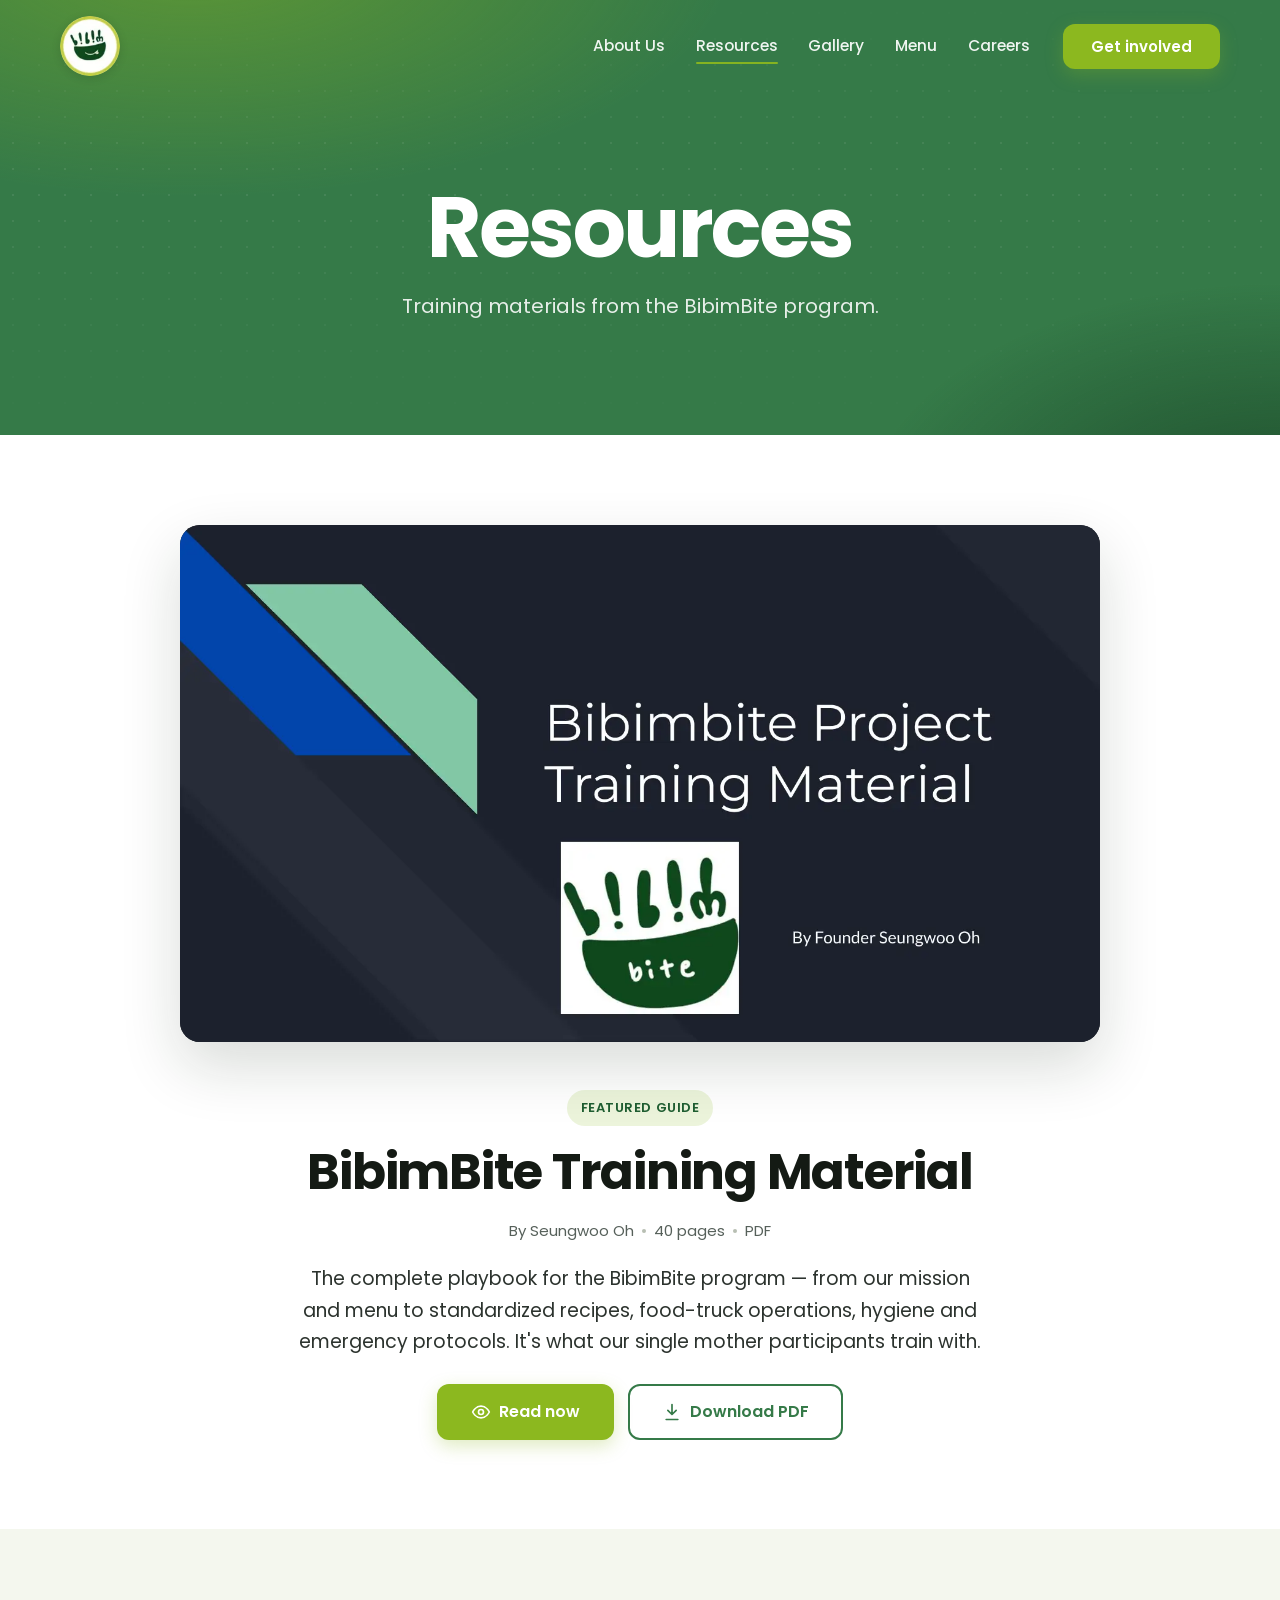
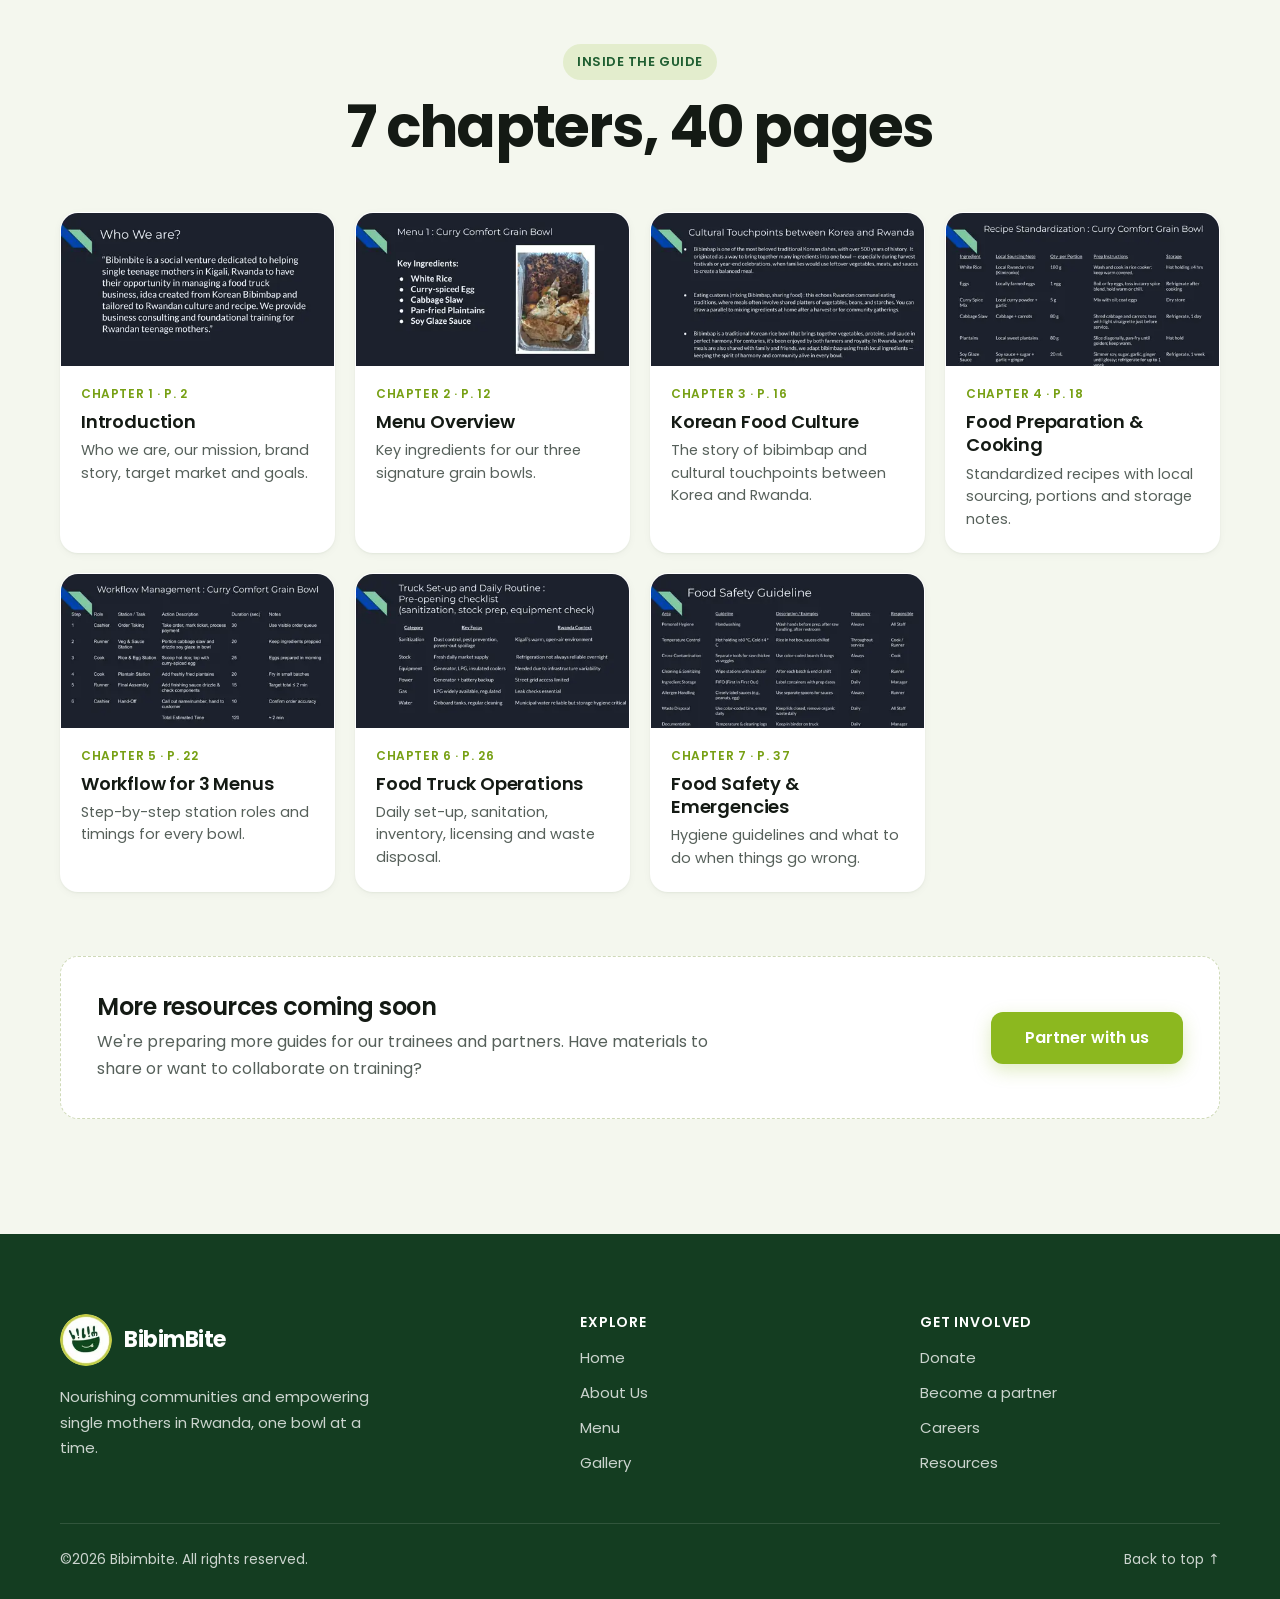
<file: resources/index.html>
<!DOCTYPE html>
<html lang="en"><head><meta charset="utf-8"><meta name="viewport" content="width=device-width, initial-scale=1">
<title>Resources — BibimBite</title>
<meta name="description" content="Read the BibimBite Training Material: 40 pages on our menu, standardized recipes, food-truck operations, hygiene and safety for single mother entrepreneurs.">
<meta name="theme-color" content="#357a48">
<link rel="canonical" href="https://bibimbite.com/resources/">
<meta property="og:url" content="https://bibimbite.com/resources/">
<meta property="og:type" content="website">
<meta property="og:site_name" content="BibimBite">
<meta property="og:title" content="Resources — BibimBite">
<meta property="og:description" content="Read the BibimBite Training Material: 40 pages on our menu, standardized recipes, food-truck operations, hygiene and safety for single mother entrepreneurs.">
<meta property="og:image" content="https://bibimbite.com/assets/img/og-image.jpg">
<meta property="og:image:width" content="1200">
<meta property="og:image:height" content="630">
<meta property="og:image:alt" content="BibimBite — Nourishing Communities, One Bowl at a Time">
<meta name="twitter:card" content="summary_large_image">
<meta name="twitter:title" content="Resources — BibimBite">
<meta name="twitter:description" content="Read the BibimBite Training Material: 40 pages on our menu, standardized recipes, food-truck operations, hygiene and safety for single mother entrepreneurs.">
<meta name="twitter:image" content="https://bibimbite.com/assets/img/og-image.jpg">
<link rel="icon" href="../favicon.ico" sizes="any">
<link rel="icon" type="image/png" sizes="32x32" href="../assets/icons/favicon-32x32.png">
<link rel="icon" type="image/png" sizes="16x16" href="../assets/icons/favicon-16x16.png">
<link rel="apple-touch-icon" href="../assets/icons/apple-touch-icon.png">
<link rel="manifest" href="../site.webmanifest">
<link rel="preconnect" href="https://fonts.googleapis.com"><link rel="preconnect" href="https://fonts.gstatic.com" crossorigin><link href="https://fonts.googleapis.com/css2?family=Poppins:wght@400;500;600;700&display=swap" rel="stylesheet"><link rel="stylesheet" href="../assets/css/style.css"></head><body data-section="resources"><a class="skip-link" href="#main">Skip to content</a>
<header class="site-header"><div class="container nav-wrap">
  <a class="logo" href="../" aria-label="BibimBite home"><span class="logo-mark"><img src="../assets/img/logo.webp" alt="" width="60" height="60"></span></a>
  <nav class="nav-desktop" aria-label="Main"><ul><li><a class="nav-link" data-nav="about" href="../about/">About Us</a></li><li><a class="nav-link" data-nav="resources" href="../resources/">Resources</a></li><li><a class="nav-link" data-nav="gallery" href="../gallery/">Gallery</a></li><li><a class="nav-link" data-nav="menu" href="../menu/">Menu</a></li><li><a class="nav-link" data-nav="careers" href="../careers/">Careers</a></li></ul><a class="btn btn-sm" data-nav="get-involved" href="../get-involved/">Get involved</a></nav>
  <button class="nav-toggle" type="button" aria-controls="mobile-menu" aria-expanded="false" aria-label="Open menu"><span></span><span></span><span></span></button>
</div></header>
<div class="mobile-menu" id="mobile-menu" aria-hidden="true">
  <nav aria-label="Mobile"><ul><li><a class="m-link" data-nav="about" href="../about/">About Us</a></li><li><a class="m-link" data-nav="resources" href="../resources/">Resources</a></li><li><a class="m-link" data-nav="gallery" href="../gallery/">Gallery</a></li><li><a class="m-link" data-nav="menu" href="../menu/">Menu</a></li><li><a class="m-link" data-nav="careers" href="../careers/">Careers</a></li></ul></nav>
  <a class="btn" data-nav="get-involved" href="../get-involved/">Get involved</a>
  <p class="m-foot">BibimBite — Nourishing Communities, One Bowl at a Time</p>
</div><main id="main">
<section class="page-hero"><div class="container"><h1>Resources</h1><p>Training materials from the BibimBite program.</p></div></section>
<section class="section res-top"><div class="container">
  <article class="res-feature res-vertical">
    <button class="res-cover" type="button" data-doc-open="1" aria-label="Read BibimBite Training Material">
      <img class="" src="../assets/img/training/page-01.webp" alt="Bibimbite Project Training Material cover" decoding="async">
    </button>
    <div class="res-info">
      <span class="pill">Featured guide</span>
      <h2 class="h2">BibimBite Training Material</h2>
      <ul class="res-meta"><li>By Seungwoo Oh</li><li>40 pages</li><li>PDF</li></ul>
      <p class="body-lg">The complete playbook for the BibimBite program — from our mission and menu to standardized recipes, food-truck operations, hygiene and emergency protocols. It's what our single mother participants train with.</p>
      <div class="btn-row">
        <button class="btn" type="button" data-doc-open="1"><svg viewBox="0 0 24 24" width="20" height="20" fill="none" stroke="currentColor" stroke-width="2" stroke-linecap="round" stroke-linejoin="round" aria-hidden="true"><path d="M2 12s3.5-7 10-7 10 7 10 7-3.5 7-10 7S2 12 2 12z"/><circle cx="12" cy="12" r="3"/></svg>Read now</button>
        <a class="btn btn-outline" href="../assets/files/bibimbite-training-material.pdf" target="_blank" rel="noopener" download><svg viewBox="0 0 24 24" width="20" height="20" fill="none" stroke="currentColor" stroke-width="2" stroke-linecap="round" stroke-linejoin="round" aria-hidden="true"><path d="M12 3v12M7 10l5 5 5-5M5 21h14"/></svg>Download PDF</a>
      </div>
    </div>
  </article>
</div></section>

<section class="section bg-cream"><div class="container">
  <div class="section-head"><span class="pill">Inside the guide</span><h2 class="section-title">7 chapters, 40 pages</h2></div>
  <ol class="chapters"><li><button class="chapter card-hover" type="button" data-doc-open="2">
      <span class="chapter-thumb"><img src="../assets/img/training/thumb-03.webp" alt="" loading="lazy" width="440" height="248"></span>
      <span class="chapter-body"><span class="chapter-num">Chapter 1 · p. 2</span><strong>Introduction</strong><span class="chapter-desc">Who we are, our mission, brand story, target market and goals.</span></span>
    </button></li><li><button class="chapter card-hover" type="button" data-doc-open="12">
      <span class="chapter-thumb"><img src="../assets/img/training/thumb-13.webp" alt="" loading="lazy" width="440" height="248"></span>
      <span class="chapter-body"><span class="chapter-num">Chapter 2 · p. 12</span><strong>Menu Overview</strong><span class="chapter-desc">Key ingredients for our three signature grain bowls.</span></span>
    </button></li><li><button class="chapter card-hover" type="button" data-doc-open="16">
      <span class="chapter-thumb"><img src="../assets/img/training/thumb-17.webp" alt="" loading="lazy" width="440" height="248"></span>
      <span class="chapter-body"><span class="chapter-num">Chapter 3 · p. 16</span><strong>Korean Food Culture</strong><span class="chapter-desc">The story of bibimbap and cultural touchpoints between Korea and Rwanda.</span></span>
    </button></li><li><button class="chapter card-hover" type="button" data-doc-open="18">
      <span class="chapter-thumb"><img src="../assets/img/training/thumb-19.webp" alt="" loading="lazy" width="440" height="248"></span>
      <span class="chapter-body"><span class="chapter-num">Chapter 4 · p. 18</span><strong>Food Preparation &amp; Cooking</strong><span class="chapter-desc">Standardized recipes with local sourcing, portions and storage notes.</span></span>
    </button></li><li><button class="chapter card-hover" type="button" data-doc-open="22">
      <span class="chapter-thumb"><img src="../assets/img/training/thumb-23.webp" alt="" loading="lazy" width="440" height="248"></span>
      <span class="chapter-body"><span class="chapter-num">Chapter 5 · p. 22</span><strong>Workflow for 3 Menus</strong><span class="chapter-desc">Step-by-step station roles and timings for every bowl.</span></span>
    </button></li><li><button class="chapter card-hover" type="button" data-doc-open="26">
      <span class="chapter-thumb"><img src="../assets/img/training/thumb-27.webp" alt="" loading="lazy" width="440" height="248"></span>
      <span class="chapter-body"><span class="chapter-num">Chapter 6 · p. 26</span><strong>Food Truck Operations</strong><span class="chapter-desc">Daily set-up, sanitation, inventory, licensing and waste disposal.</span></span>
    </button></li><li><button class="chapter card-hover" type="button" data-doc-open="37">
      <span class="chapter-thumb"><img src="../assets/img/training/thumb-38.webp" alt="" loading="lazy" width="440" height="248"></span>
      <span class="chapter-body"><span class="chapter-num">Chapter 7 · p. 37</span><strong>Food Safety &amp; Emergencies</strong><span class="chapter-desc">Hygiene guidelines and what to do when things go wrong.</span></span>
    </button></li></ol>

  <div class="coming-soon">
    <div>
      <h3>More resources coming soon</h3>
      <p>We're preparing more guides for our trainees and partners. Have materials to share or want to collaborate on training?</p>
    </div>
    <a class="btn" href="../get-involved/#partner">Partner with us</a>
  </div>
</div></section>

<div class="doc-viewer" role="dialog" aria-modal="true" aria-label="BibimBite Training Material" hidden>
  <div class="dv-bar">
    <div class="dv-title"><strong>BibimBite Training Material</strong><span class="dv-count">Page 1 / 40</span></div>
    <div class="dv-actions">
      <a class="dv-btn" href="../assets/files/bibimbite-training-material.pdf" target="_blank" rel="noopener" download aria-label="Download PDF"><svg viewBox="0 0 24 24" width="20" height="20" fill="none" stroke="currentColor" stroke-width="2" stroke-linecap="round" stroke-linejoin="round" aria-hidden="true"><path d="M12 3v12M7 10l5 5 5-5M5 21h14"/></svg><span>Download</span></a>
      <button class="dv-btn dv-close" type="button" aria-label="Close"><svg viewBox="0 0 24 24" width="22" height="22" fill="none" stroke="currentColor" stroke-width="2.4" stroke-linecap="round" aria-hidden="true"><path d="M6 6l12 12M18 6L6 18"/></svg></button>
    </div>
  </div>
  <div class="dv-body" tabindex="0"><img class="dv-img" src="../assets/img/training/page-01.webp" alt="Page 1 of 40" data-pg="1" width="1500" height="844" loading="lazy" decoding="async"><img class="dv-img" src="../assets/img/training/page-02.webp" alt="Page 2 of 40" data-pg="2" width="1500" height="844" loading="lazy" decoding="async"><img class="dv-img" src="../assets/img/training/page-03.webp" alt="Page 3 of 40" data-pg="3" width="1500" height="844" loading="lazy" decoding="async"><img class="dv-img" src="../assets/img/training/page-04.webp" alt="Page 4 of 40" data-pg="4" width="1500" height="844" loading="lazy" decoding="async"><img class="dv-img" src="../assets/img/training/page-05.webp" alt="Page 5 of 40" data-pg="5" width="1500" height="844" loading="lazy" decoding="async"><img class="dv-img" src="../assets/img/training/page-06.webp" alt="Page 6 of 40" data-pg="6" width="1500" height="844" loading="lazy" decoding="async"><img class="dv-img" src="../assets/img/training/page-07.webp" alt="Page 7 of 40" data-pg="7" width="1500" height="844" loading="lazy" decoding="async"><img class="dv-img" src="../assets/img/training/page-08.webp" alt="Page 8 of 40" data-pg="8" width="1500" height="844" loading="lazy" decoding="async"><img class="dv-img" src="../assets/img/training/page-09.webp" alt="Page 9 of 40" data-pg="9" width="1500" height="844" loading="lazy" decoding="async"><img class="dv-img" src="../assets/img/training/page-10.webp" alt="Page 10 of 40" data-pg="10" width="1500" height="844" loading="lazy" decoding="async"><img class="dv-img" src="../assets/img/training/page-11.webp" alt="Page 11 of 40" data-pg="11" width="1500" height="844" loading="lazy" decoding="async"><img class="dv-img" src="../assets/img/training/page-12.webp" alt="Page 12 of 40" data-pg="12" width="1500" height="844" loading="lazy" decoding="async"><img class="dv-img" src="../assets/img/training/page-13.webp" alt="Page 13 of 40" data-pg="13" width="1500" height="844" loading="lazy" decoding="async"><img class="dv-img" src="../assets/img/training/page-14.webp" alt="Page 14 of 40" data-pg="14" width="1500" height="844" loading="lazy" decoding="async"><img class="dv-img" src="../assets/img/training/page-15.webp" alt="Page 15 of 40" data-pg="15" width="1500" height="844" loading="lazy" decoding="async"><img class="dv-img" src="../assets/img/training/page-16.webp" alt="Page 16 of 40" data-pg="16" width="1500" height="844" loading="lazy" decoding="async"><img class="dv-img" src="../assets/img/training/page-17.webp" alt="Page 17 of 40" data-pg="17" width="1500" height="844" loading="lazy" decoding="async"><img class="dv-img" src="../assets/img/training/page-18.webp" alt="Page 18 of 40" data-pg="18" width="1500" height="844" loading="lazy" decoding="async"><img class="dv-img" src="../assets/img/training/page-19.webp" alt="Page 19 of 40" data-pg="19" width="1500" height="844" loading="lazy" decoding="async"><img class="dv-img" src="../assets/img/training/page-20.webp" alt="Page 20 of 40" data-pg="20" width="1500" height="844" loading="lazy" decoding="async"><img class="dv-img" src="../assets/img/training/page-21.webp" alt="Page 21 of 40" data-pg="21" width="1500" height="844" loading="lazy" decoding="async"><img class="dv-img" src="../assets/img/training/page-22.webp" alt="Page 22 of 40" data-pg="22" width="1500" height="844" loading="lazy" decoding="async"><img class="dv-img" src="../assets/img/training/page-23.webp" alt="Page 23 of 40" data-pg="23" width="1500" height="844" loading="lazy" decoding="async"><img class="dv-img" src="../assets/img/training/page-24.webp" alt="Page 24 of 40" data-pg="24" width="1500" height="844" loading="lazy" decoding="async"><img class="dv-img" src="../assets/img/training/page-25.webp" alt="Page 25 of 40" data-pg="25" width="1500" height="844" loading="lazy" decoding="async"><img class="dv-img" src="../assets/img/training/page-26.webp" alt="Page 26 of 40" data-pg="26" width="1500" height="844" loading="lazy" decoding="async"><img class="dv-img" src="../assets/img/training/page-27.webp" alt="Page 27 of 40" data-pg="27" width="1500" height="844" loading="lazy" decoding="async"><img class="dv-img" src="../assets/img/training/page-28.webp" alt="Page 28 of 40" data-pg="28" width="1500" height="844" loading="lazy" decoding="async"><img class="dv-img" src="../assets/img/training/page-29.webp" alt="Page 29 of 40" data-pg="29" width="1500" height="844" loading="lazy" decoding="async"><img class="dv-img" src="../assets/img/training/page-30.webp" alt="Page 30 of 40" data-pg="30" width="1500" height="844" loading="lazy" decoding="async"><img class="dv-img" src="../assets/img/training/page-31.webp" alt="Page 31 of 40" data-pg="31" width="1500" height="844" loading="lazy" decoding="async"><img class="dv-img" src="../assets/img/training/page-32.webp" alt="Page 32 of 40" data-pg="32" width="1500" height="844" loading="lazy" decoding="async"><img class="dv-img" src="../assets/img/training/page-33.webp" alt="Page 33 of 40" data-pg="33" width="1500" height="844" loading="lazy" decoding="async"><img class="dv-img" src="../assets/img/training/page-34.webp" alt="Page 34 of 40" data-pg="34" width="1500" height="844" loading="lazy" decoding="async"><img class="dv-img" src="../assets/img/training/page-35.webp" alt="Page 35 of 40" data-pg="35" width="1500" height="844" loading="lazy" decoding="async"><img class="dv-img" src="../assets/img/training/page-36.webp" alt="Page 36 of 40" data-pg="36" width="1500" height="844" loading="lazy" decoding="async"><img class="dv-img" src="../assets/img/training/page-37.webp" alt="Page 37 of 40" data-pg="37" width="1500" height="844" loading="lazy" decoding="async"><img class="dv-img" src="../assets/img/training/page-38.webp" alt="Page 38 of 40" data-pg="38" width="1500" height="844" loading="lazy" decoding="async"><img class="dv-img" src="../assets/img/training/page-39.webp" alt="Page 39 of 40" data-pg="39" width="1500" height="844" loading="lazy" decoding="async"><img class="dv-img" src="../assets/img/training/page-40.webp" alt="Page 40 of 40" data-pg="40" width="1500" height="844" loading="lazy" decoding="async"></div>
</div></main><footer class="site-footer"><div class="container">
  <div class="f-grid">
    <div class="f-brand">
      <a class="logo" href="../" aria-label="BibimBite home"><span class="logo-mark"><img src="../assets/img/logo.webp" alt="" width="52" height="52" loading="lazy"></span><span class="f-name">BibimBite</span></a>
      <p>Nourishing communities and empowering single mothers in Rwanda, one bowl at a time.</p>
    </div>
    <div class="f-col"><h3>Explore</h3><ul><li><a href="../">Home</a></li><li><a href="../about/">About Us</a></li><li><a href="../menu/">Menu</a></li><li><a href="../gallery/">Gallery</a></li></ul></div>
    <div class="f-col"><h3>Get involved</h3><ul><li><a href="../get-involved/">Donate</a></li><li><a href="../get-involved/#partner">Become a partner</a></li><li><a href="../careers/">Careers</a></li><li><a href="../resources/">Resources</a></li></ul></div>
  </div>
  <div class="f-bottom"><p>©<span data-year>2026</span> Bibimbite. All rights reserved.</p><a href="#main" class="to-top" data-top>Back to top ↑</a></div>
</div></footer><script src="../assets/js/main.js"></script></body></html>
</file>
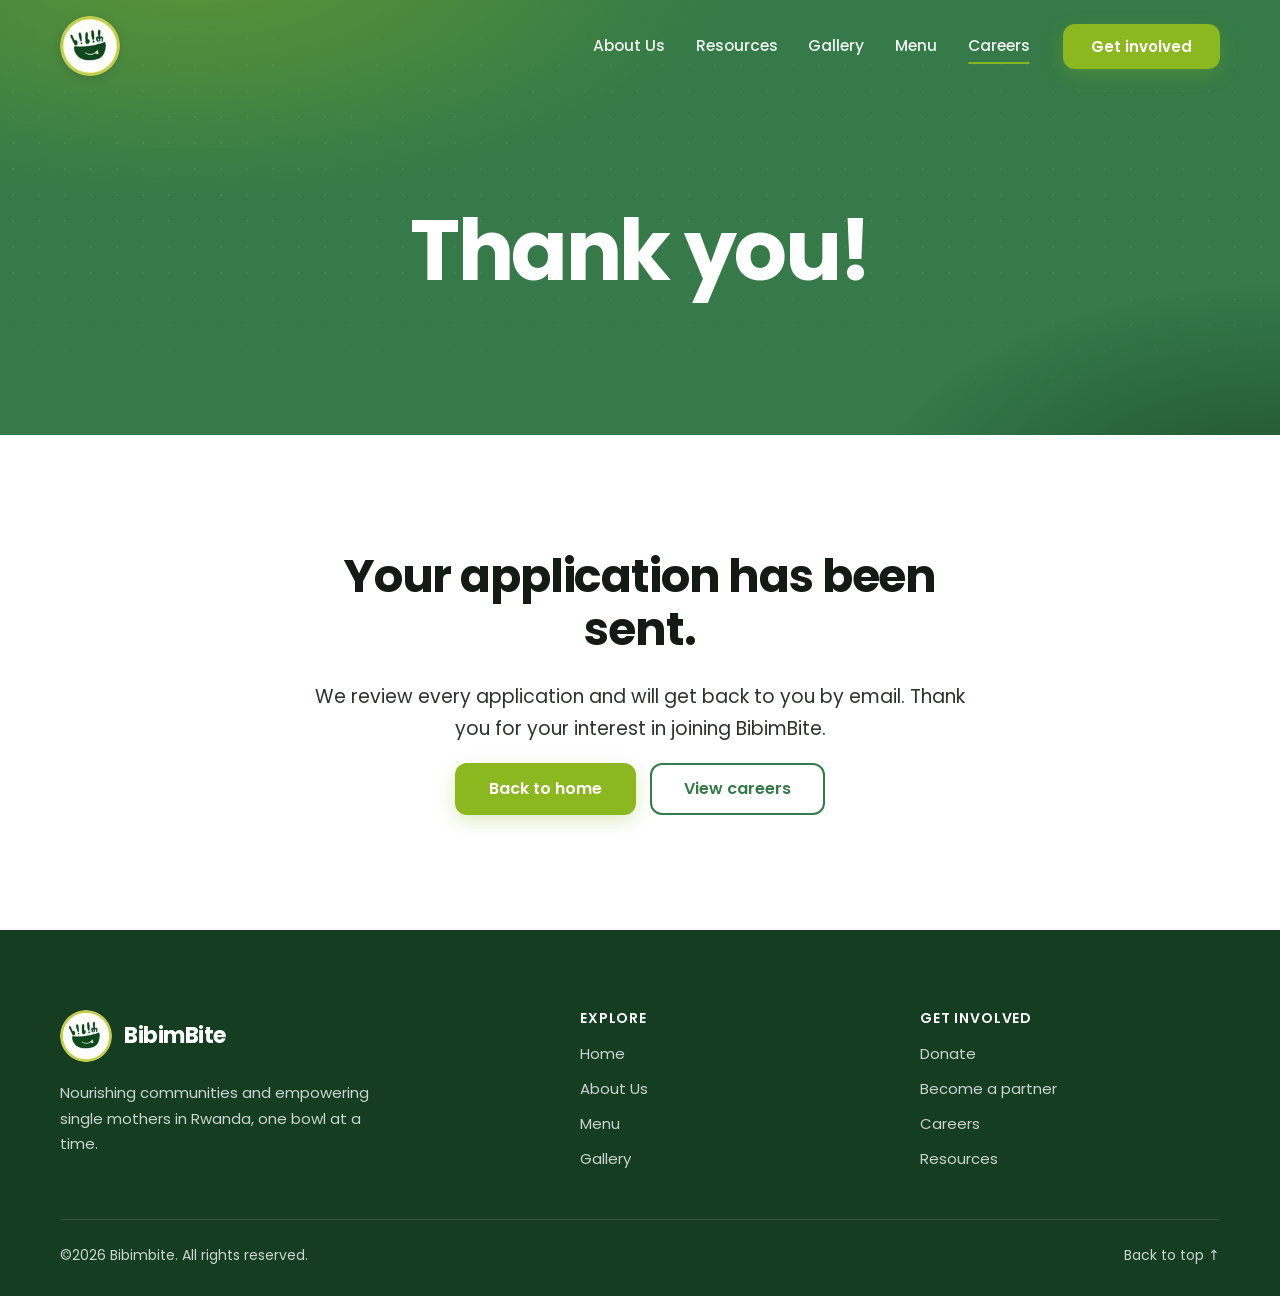
<file: thank-you/index.html>
<!DOCTYPE html>
<html lang="en"><head><meta charset="utf-8"><meta name="viewport" content="width=device-width, initial-scale=1">
<title>Thank you — BibimBite</title>
<meta name="description" content="Thank you for applying to BibimBite.">
<meta name="theme-color" content="#357a48">
<meta name="robots" content="noindex">
<link rel="canonical" href="https://bibimbite.com/thank-you/">
<meta property="og:url" content="https://bibimbite.com/thank-you/">
<meta property="og:type" content="website">
<meta property="og:site_name" content="BibimBite">
<meta property="og:title" content="Thank you — BibimBite">
<meta property="og:description" content="Thank you for applying to BibimBite.">
<meta property="og:image" content="https://bibimbite.com/assets/img/og-image.jpg">
<meta property="og:image:width" content="1200">
<meta property="og:image:height" content="630">
<meta property="og:image:alt" content="BibimBite — Nourishing Communities, One Bowl at a Time">
<meta name="twitter:card" content="summary_large_image">
<meta name="twitter:title" content="Thank you — BibimBite">
<meta name="twitter:description" content="Thank you for applying to BibimBite.">
<meta name="twitter:image" content="https://bibimbite.com/assets/img/og-image.jpg">
<link rel="icon" href="../favicon.ico" sizes="any">
<link rel="icon" type="image/png" sizes="32x32" href="../assets/icons/favicon-32x32.png">
<link rel="icon" type="image/png" sizes="16x16" href="../assets/icons/favicon-16x16.png">
<link rel="apple-touch-icon" href="../assets/icons/apple-touch-icon.png">
<link rel="manifest" href="../site.webmanifest">
<link rel="preconnect" href="https://fonts.googleapis.com"><link rel="preconnect" href="https://fonts.gstatic.com" crossorigin><link href="https://fonts.googleapis.com/css2?family=Poppins:wght@400;500;600;700&display=swap" rel="stylesheet"><link rel="stylesheet" href="../assets/css/style.css"></head><body data-section="careers"><a class="skip-link" href="#main">Skip to content</a>
<header class="site-header"><div class="container nav-wrap">
  <a class="logo" href="../" aria-label="BibimBite home"><span class="logo-mark"><img src="../assets/img/logo.webp" alt="" width="60" height="60"></span></a>
  <nav class="nav-desktop" aria-label="Main"><ul><li><a class="nav-link" data-nav="about" href="../about/">About Us</a></li><li><a class="nav-link" data-nav="resources" href="../resources/">Resources</a></li><li><a class="nav-link" data-nav="gallery" href="../gallery/">Gallery</a></li><li><a class="nav-link" data-nav="menu" href="../menu/">Menu</a></li><li><a class="nav-link" data-nav="careers" href="../careers/">Careers</a></li></ul><a class="btn btn-sm" data-nav="get-involved" href="../get-involved/">Get involved</a></nav>
  <button class="nav-toggle" type="button" aria-controls="mobile-menu" aria-expanded="false" aria-label="Open menu"><span></span><span></span><span></span></button>
</div></header>
<div class="mobile-menu" id="mobile-menu" aria-hidden="true">
  <nav aria-label="Mobile"><ul><li><a class="m-link" data-nav="about" href="../about/">About Us</a></li><li><a class="m-link" data-nav="resources" href="../resources/">Resources</a></li><li><a class="m-link" data-nav="gallery" href="../gallery/">Gallery</a></li><li><a class="m-link" data-nav="menu" href="../menu/">Menu</a></li><li><a class="m-link" data-nav="careers" href="../careers/">Careers</a></li></ul></nav>
  <a class="btn" data-nav="get-involved" href="../get-involved/">Get involved</a>
  <p class="m-foot">BibimBite — Nourishing Communities, One Bowl at a Time</p>
</div><main id="main">
<section class="page-hero"><div class="container"><h1>Thank you!</h1></div></section>
<section class="section page-fill"><div class="container center narrow">
  <h2 class="h2">Your application has been sent.</h2>
  <p class="body-lg">We review every application and will get back to you by email. Thank you for your interest in joining BibimBite.</p>
  <div class="btn-row center"><a class="btn" href="../">Back to home</a><a class="btn btn-outline" href="../careers/">View careers</a></div>
</div></section></main><footer class="site-footer"><div class="container">
  <div class="f-grid">
    <div class="f-brand">
      <a class="logo" href="../" aria-label="BibimBite home"><span class="logo-mark"><img src="../assets/img/logo.webp" alt="" width="52" height="52" loading="lazy"></span><span class="f-name">BibimBite</span></a>
      <p>Nourishing communities and empowering single mothers in Rwanda, one bowl at a time.</p>
    </div>
    <div class="f-col"><h3>Explore</h3><ul><li><a href="../">Home</a></li><li><a href="../about/">About Us</a></li><li><a href="../menu/">Menu</a></li><li><a href="../gallery/">Gallery</a></li></ul></div>
    <div class="f-col"><h3>Get involved</h3><ul><li><a href="../get-involved/">Donate</a></li><li><a href="../get-involved/#partner">Become a partner</a></li><li><a href="../careers/">Careers</a></li><li><a href="../resources/">Resources</a></li></ul></div>
  </div>
  <div class="f-bottom"><p>©<span data-year>2026</span> Bibimbite. All rights reserved.</p><a href="#main" class="to-top" data-top>Back to top ↑</a></div>
</div></footer><script src="../assets/js/main.js"></script></body></html>
</file>
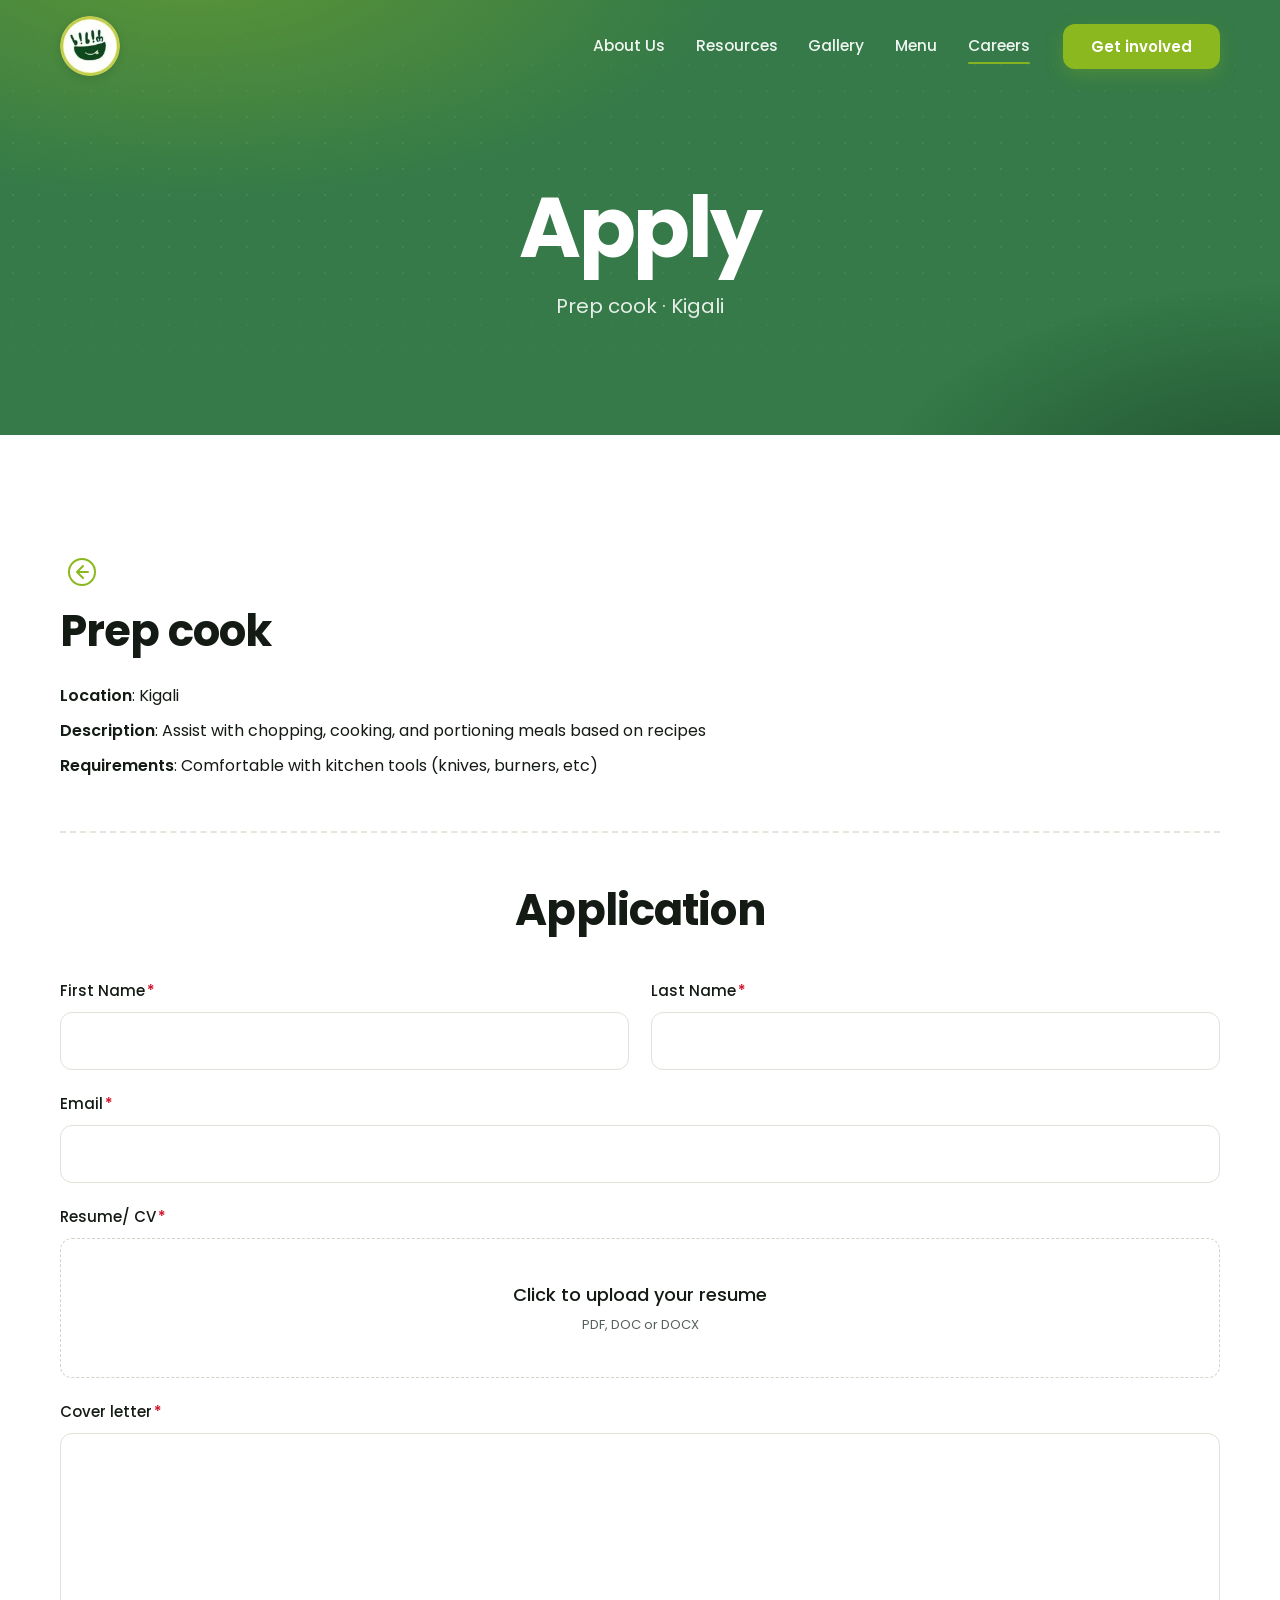
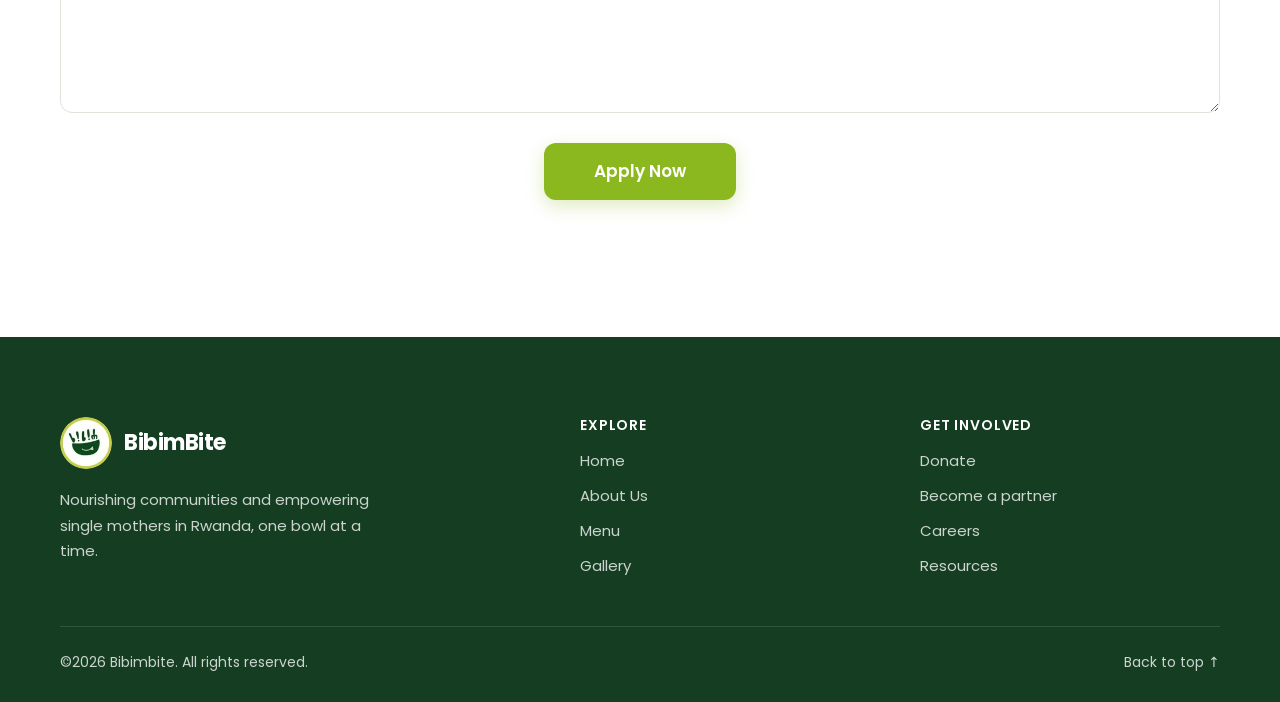
<file: careers/prep-cook/index.html>
<!DOCTYPE html>
<html lang="en"><head><meta charset="utf-8"><meta name="viewport" content="width=device-width, initial-scale=1">
<title>Apply: Prep cook — BibimBite</title>
<meta name="description" content="Apply to be a Prep cook at BibimBite in Kigali: chopping, cooking and portioning meals from our recipes.">
<meta name="theme-color" content="#357a48">
<link rel="canonical" href="https://bibimbite.com/careers/prep-cook/">
<meta property="og:url" content="https://bibimbite.com/careers/prep-cook/">
<meta property="og:type" content="website">
<meta property="og:site_name" content="BibimBite">
<meta property="og:title" content="Apply: Prep cook — BibimBite">
<meta property="og:description" content="Apply to be a Prep cook at BibimBite in Kigali: chopping, cooking and portioning meals from our recipes.">
<meta property="og:image" content="https://bibimbite.com/assets/img/og-image.jpg">
<meta property="og:image:width" content="1200">
<meta property="og:image:height" content="630">
<meta property="og:image:alt" content="BibimBite — Nourishing Communities, One Bowl at a Time">
<meta name="twitter:card" content="summary_large_image">
<meta name="twitter:title" content="Apply: Prep cook — BibimBite">
<meta name="twitter:description" content="Apply to be a Prep cook at BibimBite in Kigali: chopping, cooking and portioning meals from our recipes.">
<meta name="twitter:image" content="https://bibimbite.com/assets/img/og-image.jpg">
<link rel="icon" href="../../favicon.ico" sizes="any">
<link rel="icon" type="image/png" sizes="32x32" href="../../assets/icons/favicon-32x32.png">
<link rel="icon" type="image/png" sizes="16x16" href="../../assets/icons/favicon-16x16.png">
<link rel="apple-touch-icon" href="../../assets/icons/apple-touch-icon.png">
<link rel="manifest" href="../../site.webmanifest">
<link rel="preconnect" href="https://fonts.googleapis.com"><link rel="preconnect" href="https://fonts.gstatic.com" crossorigin><link href="https://fonts.googleapis.com/css2?family=Poppins:wght@400;500;600;700&display=swap" rel="stylesheet"><link rel="stylesheet" href="../../assets/css/style.css"></head><body data-section="careers"><a class="skip-link" href="#main">Skip to content</a>
<header class="site-header"><div class="container nav-wrap">
  <a class="logo" href="../../" aria-label="BibimBite home"><span class="logo-mark"><img src="../../assets/img/logo.webp" alt="" width="60" height="60"></span></a>
  <nav class="nav-desktop" aria-label="Main"><ul><li><a class="nav-link" data-nav="about" href="../../about/">About Us</a></li><li><a class="nav-link" data-nav="resources" href="../../resources/">Resources</a></li><li><a class="nav-link" data-nav="gallery" href="../../gallery/">Gallery</a></li><li><a class="nav-link" data-nav="menu" href="../../menu/">Menu</a></li><li><a class="nav-link" data-nav="careers" href="../../careers/">Careers</a></li></ul><a class="btn btn-sm" data-nav="get-involved" href="../../get-involved/">Get involved</a></nav>
  <button class="nav-toggle" type="button" aria-controls="mobile-menu" aria-expanded="false" aria-label="Open menu"><span></span><span></span><span></span></button>
</div></header>
<div class="mobile-menu" id="mobile-menu" aria-hidden="true">
  <nav aria-label="Mobile"><ul><li><a class="m-link" data-nav="about" href="../../about/">About Us</a></li><li><a class="m-link" data-nav="resources" href="../../resources/">Resources</a></li><li><a class="m-link" data-nav="gallery" href="../../gallery/">Gallery</a></li><li><a class="m-link" data-nav="menu" href="../../menu/">Menu</a></li><li><a class="m-link" data-nav="careers" href="../../careers/">Careers</a></li></ul></nav>
  <a class="btn" data-nav="get-involved" href="../../get-involved/">Get involved</a>
  <p class="m-foot">BibimBite — Nourishing Communities, One Bowl at a Time</p>
</div><main id="main">
<section class="page-hero"><div class="container"><h1>Apply</h1><p>Prep cook · Kigali</p></div></section>
<section class="section"><div class="container">
  <div class="job-detail">
    <a class="back-link" href="../../careers/" aria-label="Back to careers"><svg viewBox="0 0 32 32" fill="none" stroke="currentColor" stroke-width="2" stroke-linecap="round" stroke-linejoin="round"><circle cx="16" cy="16" r="13"/><path d="M17 10l-6 6 6 6M11 16h11"/></svg></a>
    <h1>Prep cook</h1>
    <p><strong>Location</strong>: Kigali</p>
<p><strong>Description</strong>: Assist with chopping, cooking, and portioning meals based on recipes</p>
<p><strong>Requirements</strong>: Comfortable with kitchen tools (knives, burners, etc)</p>
  </div>
  <hr class="divider">
  <h2 class="form-title">Application</h2>
  <form class="form-card" data-form data-mode-submit="native" data-next="../../thank-you/" action="https://formsubmit.co/bubble.youthimpact@gmail.com" method="POST" enctype="multipart/form-data" novalidate>
    <input type="hidden" name="_subject" value="New job application: Prep cook">
    <input type="hidden" name="_template" value="table">
    <input type="hidden" name="_captcha" value="false">
    <input type="hidden" name="_next" value="">
    <input type="hidden" name="position" value="Prep cook">
    <input type="text" name="_honey" class="hp" tabindex="-1" autocomplete="off" aria-hidden="true">
    <div class="form-grid">
      <div class="field"><label for="ap-first">First Name<span class="req">*</span></label><input class="input" id="ap-first" name="first_name" autocomplete="given-name" required></div>
      <div class="field"><label for="ap-last">Last Name<span class="req">*</span></label><input class="input" id="ap-last" name="last_name" autocomplete="family-name" required></div>
      <div class="field full"><label for="ap-email">Email<span class="req">*</span></label><input class="input" id="ap-email" name="email" type="email" autocomplete="email" required></div>
      <div class="field full"><label for="ap-cv">Resume/ CV<span class="req">*</span></label>
        <div class="upload"><input id="ap-cv" name="attachment" type="file" accept=".pdf,.doc,.docx" required><span class="upload-text">Click to upload your resume<small>PDF, DOC or DOCX</small></span></div></div>
      <div class="field full"><label for="ap-cover">Cover letter<span class="req">*</span></label><textarea class="input" id="ap-cover" name="cover_letter" required></textarea></div>
      <div class="full center"><button class="btn btn-lg" type="submit">Apply Now</button></div>
      <div class="full"><div class="form-msg" role="status" aria-live="polite"></div></div>
    </div>
  </form>
</div></section></main><footer class="site-footer"><div class="container">
  <div class="f-grid">
    <div class="f-brand">
      <a class="logo" href="../../" aria-label="BibimBite home"><span class="logo-mark"><img src="../../assets/img/logo.webp" alt="" width="52" height="52" loading="lazy"></span><span class="f-name">BibimBite</span></a>
      <p>Nourishing communities and empowering single mothers in Rwanda, one bowl at a time.</p>
    </div>
    <div class="f-col"><h3>Explore</h3><ul><li><a href="../../">Home</a></li><li><a href="../../about/">About Us</a></li><li><a href="../../menu/">Menu</a></li><li><a href="../../gallery/">Gallery</a></li></ul></div>
    <div class="f-col"><h3>Get involved</h3><ul><li><a href="../../get-involved/">Donate</a></li><li><a href="../../get-involved/#partner">Become a partner</a></li><li><a href="../../careers/">Careers</a></li><li><a href="../../resources/">Resources</a></li></ul></div>
  </div>
  <div class="f-bottom"><p>©<span data-year>2026</span> Bibimbite. All rights reserved.</p><a href="#main" class="to-top" data-top>Back to top ↑</a></div>
</div></footer><script src="../../assets/js/main.js"></script></body></html>
</file>
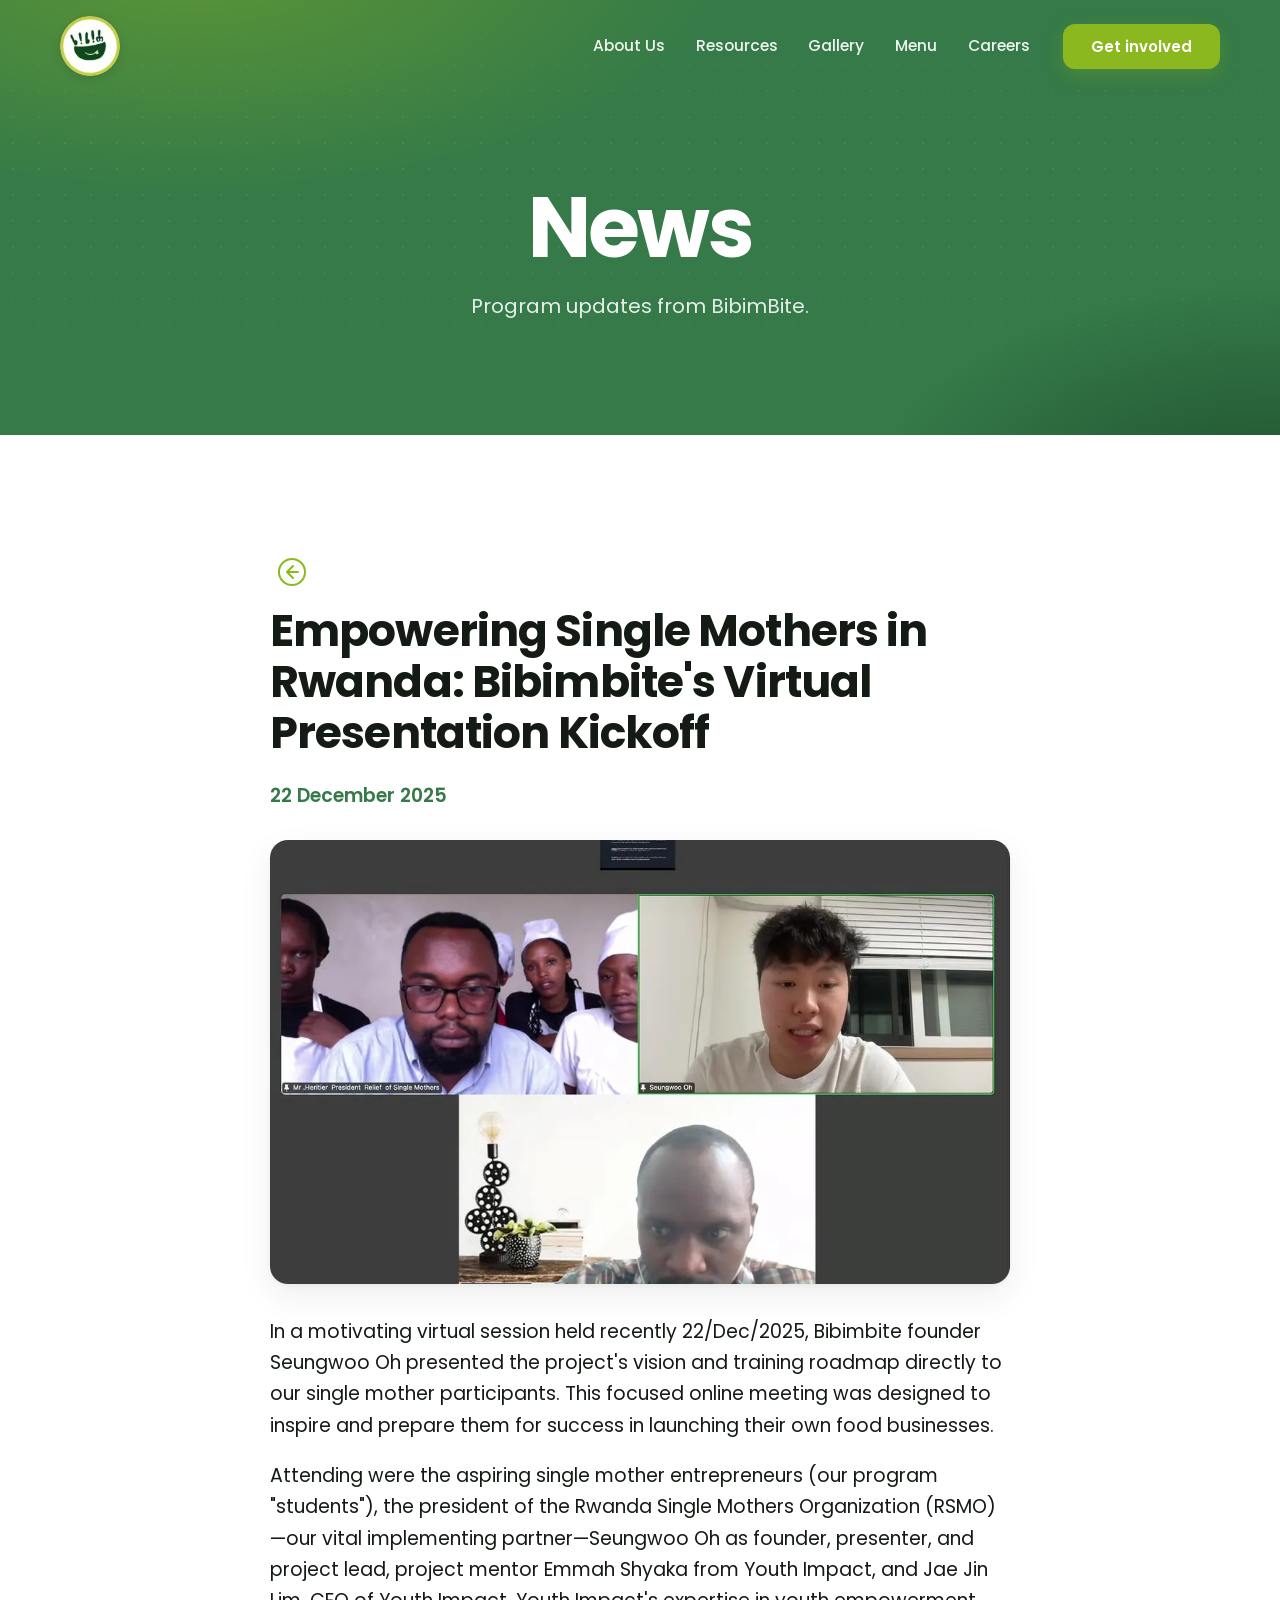
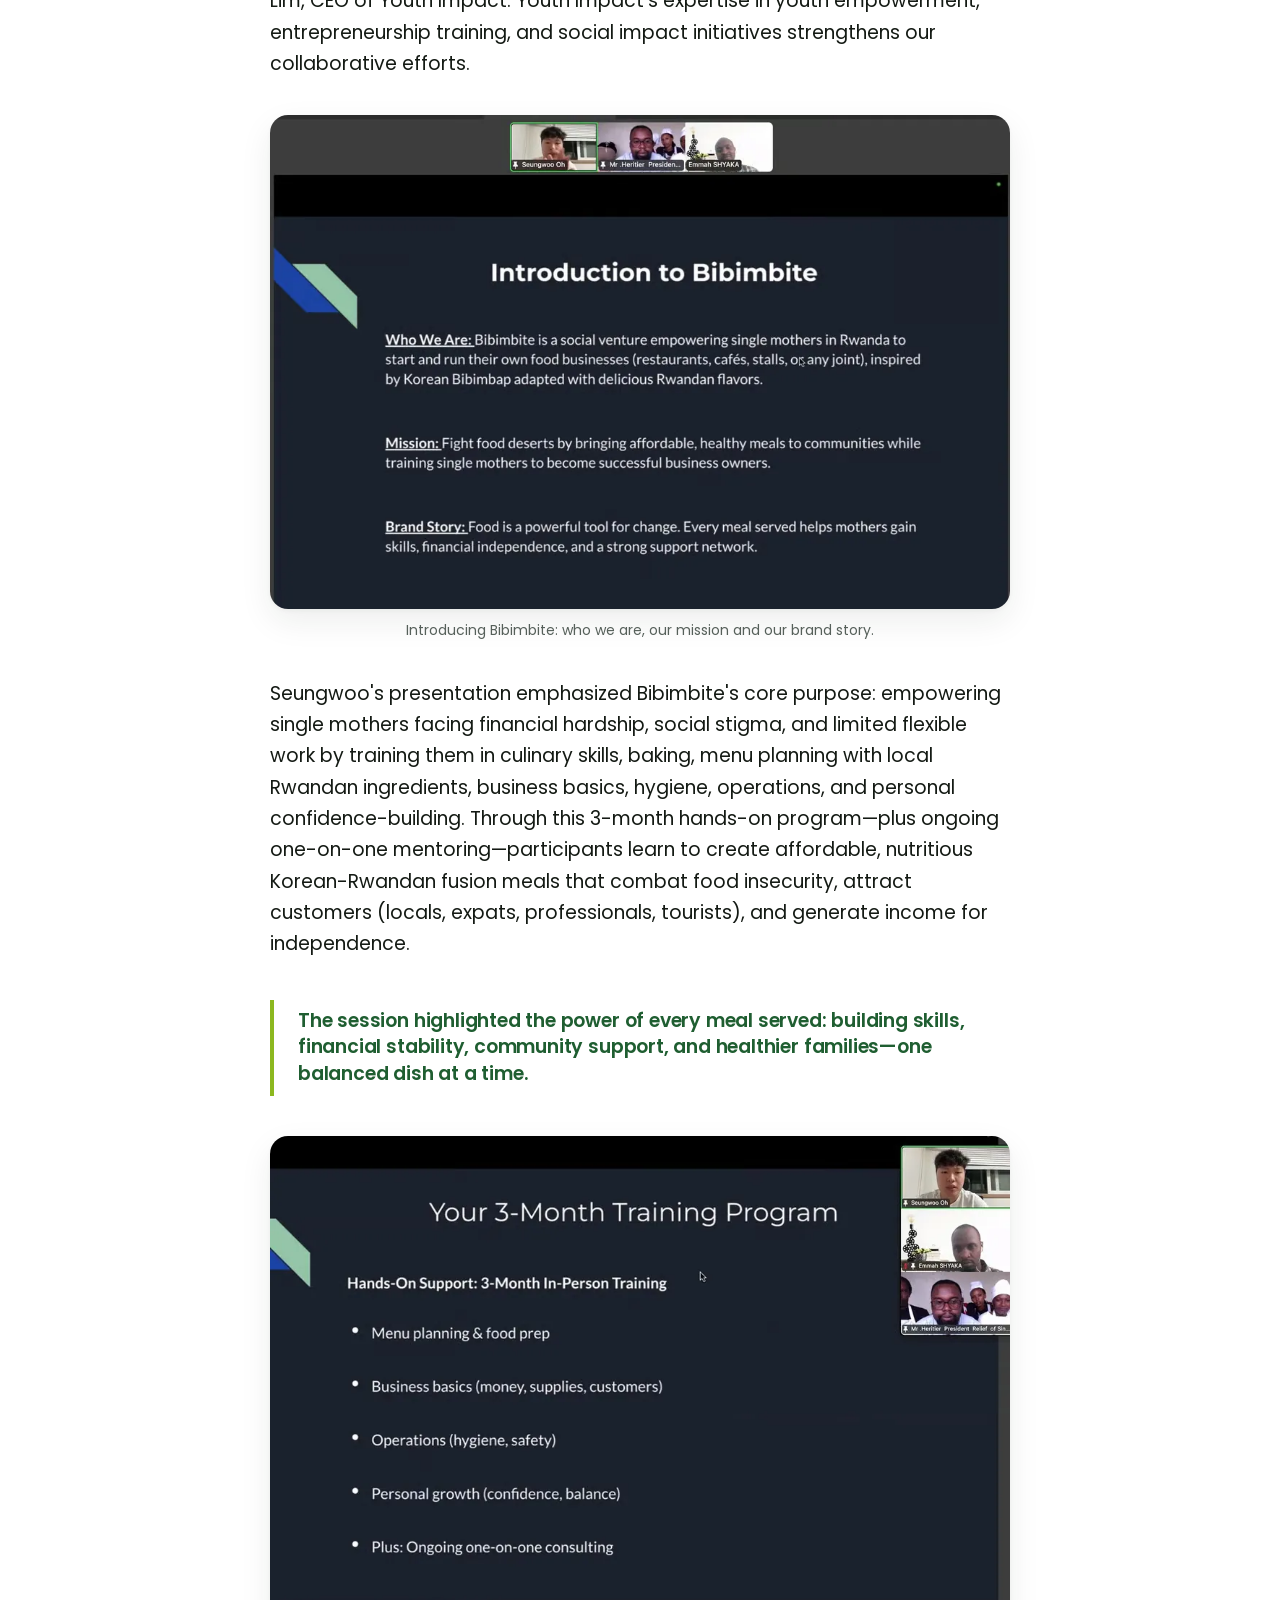
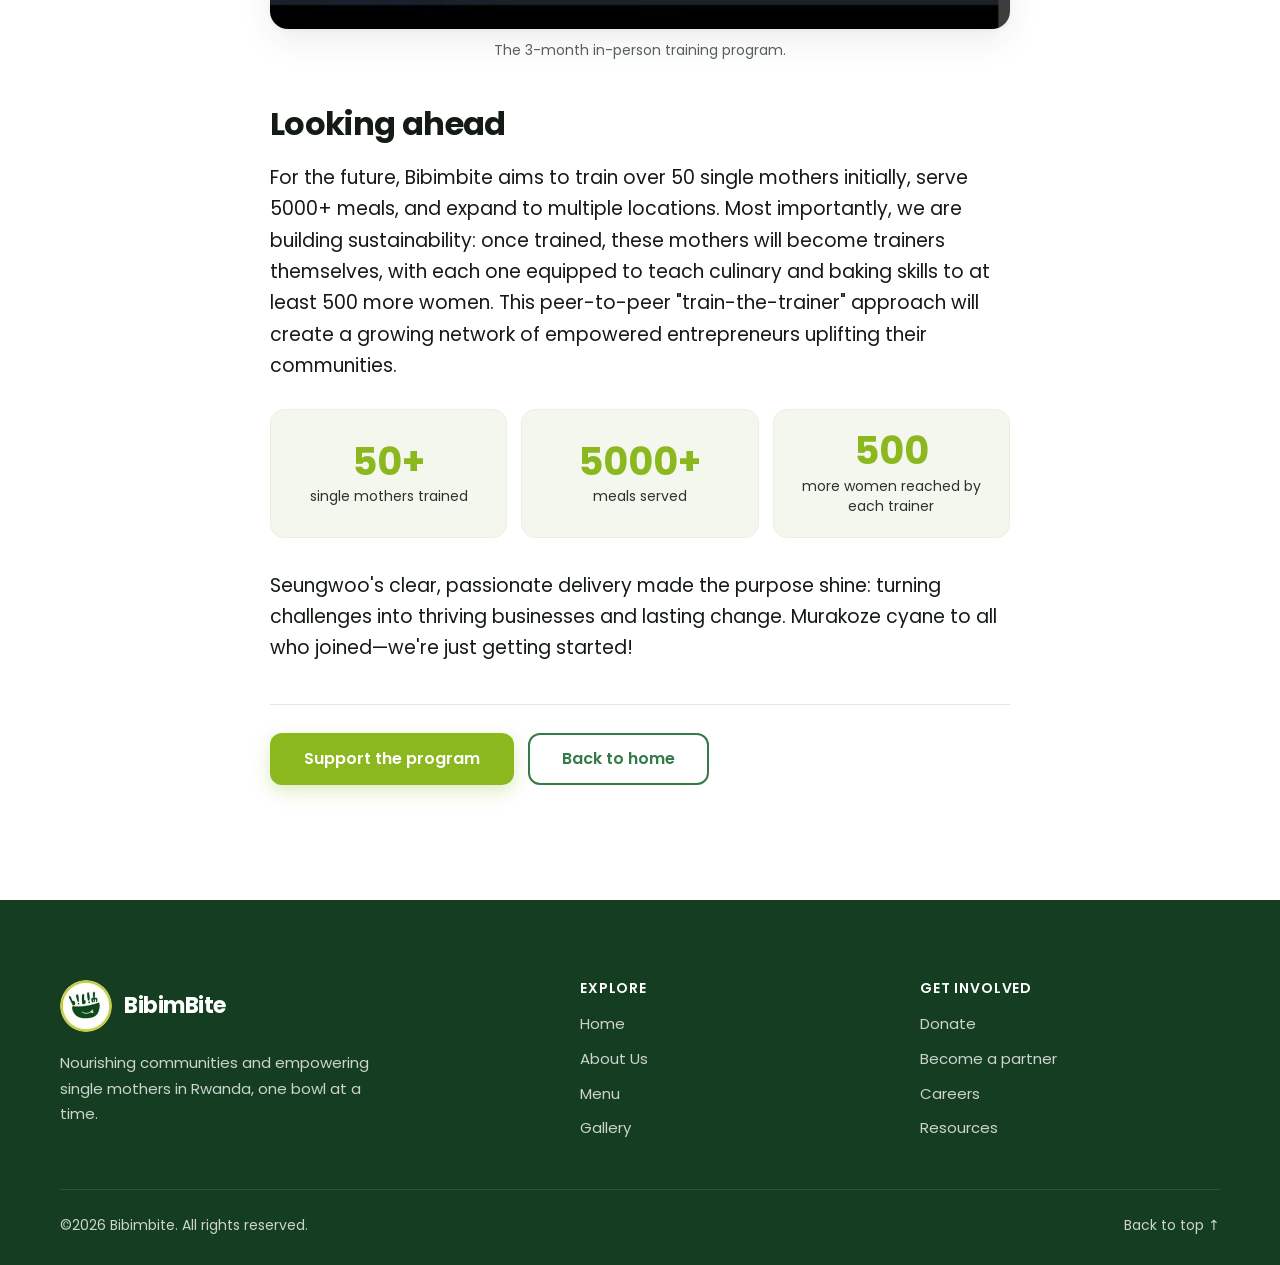
<file: news/virtual-presentation-kickoff/index.html>
<!DOCTYPE html>
<html lang="en"><head><meta charset="utf-8"><meta name="viewport" content="width=device-width, initial-scale=1">
<title>Bibimbite's Virtual Presentation Kickoff — BibimBite</title>
<meta name="description" content="Bibimbite founder Seungwoo Oh presented the program's vision and 3-month training roadmap to single mother participants in Rwanda.">
<meta name="theme-color" content="#357a48">
<link rel="canonical" href="https://bibimbite.com/news/virtual-presentation-kickoff/">
<meta property="og:url" content="https://bibimbite.com/news/virtual-presentation-kickoff/">
<meta property="og:type" content="article">
<meta property="og:site_name" content="BibimBite">
<meta property="og:title" content="Bibimbite's Virtual Presentation Kickoff — BibimBite">
<meta property="og:description" content="Bibimbite founder Seungwoo Oh presented the program's vision and 3-month training roadmap to single mother participants in Rwanda.">
<meta property="og:image" content="https://bibimbite.com/assets/img/og-image.jpg">
<meta property="og:image:width" content="1200">
<meta property="og:image:height" content="630">
<meta property="og:image:alt" content="BibimBite — Nourishing Communities, One Bowl at a Time">
<meta name="twitter:card" content="summary_large_image">
<meta name="twitter:title" content="Bibimbite's Virtual Presentation Kickoff — BibimBite">
<meta name="twitter:description" content="Bibimbite founder Seungwoo Oh presented the program's vision and 3-month training roadmap to single mother participants in Rwanda.">
<meta name="twitter:image" content="https://bibimbite.com/assets/img/og-image.jpg">
<link rel="icon" href="../../favicon.ico" sizes="any">
<link rel="icon" type="image/png" sizes="32x32" href="../../assets/icons/favicon-32x32.png">
<link rel="icon" type="image/png" sizes="16x16" href="../../assets/icons/favicon-16x16.png">
<link rel="apple-touch-icon" href="../../assets/icons/apple-touch-icon.png">
<link rel="manifest" href="../../site.webmanifest">
<link rel="preconnect" href="https://fonts.googleapis.com"><link rel="preconnect" href="https://fonts.gstatic.com" crossorigin><link href="https://fonts.googleapis.com/css2?family=Poppins:wght@400;500;600;700&display=swap" rel="stylesheet"><link rel="stylesheet" href="../../assets/css/style.css"></head><body data-section="home"><a class="skip-link" href="#main">Skip to content</a>
<header class="site-header"><div class="container nav-wrap">
  <a class="logo" href="../../" aria-label="BibimBite home"><span class="logo-mark"><img src="../../assets/img/logo.webp" alt="" width="60" height="60"></span></a>
  <nav class="nav-desktop" aria-label="Main"><ul><li><a class="nav-link" data-nav="about" href="../../about/">About Us</a></li><li><a class="nav-link" data-nav="resources" href="../../resources/">Resources</a></li><li><a class="nav-link" data-nav="gallery" href="../../gallery/">Gallery</a></li><li><a class="nav-link" data-nav="menu" href="../../menu/">Menu</a></li><li><a class="nav-link" data-nav="careers" href="../../careers/">Careers</a></li></ul><a class="btn btn-sm" data-nav="get-involved" href="../../get-involved/">Get involved</a></nav>
  <button class="nav-toggle" type="button" aria-controls="mobile-menu" aria-expanded="false" aria-label="Open menu"><span></span><span></span><span></span></button>
</div></header>
<div class="mobile-menu" id="mobile-menu" aria-hidden="true">
  <nav aria-label="Mobile"><ul><li><a class="m-link" data-nav="about" href="../../about/">About Us</a></li><li><a class="m-link" data-nav="resources" href="../../resources/">Resources</a></li><li><a class="m-link" data-nav="gallery" href="../../gallery/">Gallery</a></li><li><a class="m-link" data-nav="menu" href="../../menu/">Menu</a></li><li><a class="m-link" data-nav="careers" href="../../careers/">Careers</a></li></ul></nav>
  <a class="btn" data-nav="get-involved" href="../../get-involved/">Get involved</a>
  <p class="m-foot">BibimBite — Nourishing Communities, One Bowl at a Time</p>
</div><main id="main">
<section class="page-hero"><div class="container"><h1>News</h1><p>Program updates from BibimBite.</p></div></section>
<section class="section"><div class="container article">
  <a class="back-link" href="../../" aria-label="Back to home"><svg viewBox="0 0 32 32" fill="none" stroke="currentColor" stroke-width="2" stroke-linecap="round" stroke-linejoin="round"><circle cx="16" cy="16" r="13"/><path d="M17 10l-6 6 6 6M11 16h11"/></svg></a>
  <h1>Empowering Single Mothers in Rwanda: Bibimbite's Virtual Presentation Kickoff</h1>
  <p class="meta">22 December 2025</p>
  <img class="media" src="../../assets/img/kickoff-2.webp" alt="Zoom call with Seungwoo Oh, the RSMO president and program participants" style="aspect-ratio:5/3" decoding="async">
  <p>In a motivating virtual session held recently 22/Dec/2025, Bibimbite founder Seungwoo Oh presented the project's vision and training roadmap directly to our single mother participants. This focused online meeting was designed to inspire and prepare them for success in launching their own food businesses.</p>
  <p>Attending were the aspiring single mother entrepreneurs (our program "students"), the president of the Rwanda Single Mothers Organization (RSMO)—our vital implementing partner—Seungwoo Oh as founder, presenter, and project lead, project mentor Emmah Shyaka from Youth Impact, and Jae Jin Lim, CEO of Youth Impact. Youth Impact's expertise in youth empowerment, entrepreneurship training, and social impact initiatives strengthens our collaborative efforts.</p>
  <figure class="article-fig"><img class="media" src="../../assets/img/kickoff-1.webp" alt="Introduction to Bibimbite presentation slide" style="aspect-ratio:3/2" loading="lazy" decoding="async"><figcaption>Introducing Bibimbite: who we are, our mission and our brand story.</figcaption></figure>
  <p>Seungwoo's presentation emphasized Bibimbite's core purpose: empowering single mothers facing financial hardship, social stigma, and limited flexible work by training them in culinary skills, baking, menu planning with local Rwandan ingredients, business basics, hygiene, operations, and personal confidence-building. Through this 3-month hands-on program—plus ongoing one-on-one mentoring—participants learn to create affordable, nutritious Korean-Rwandan fusion meals that combat food insecurity, attract customers (locals, expats, professionals, tourists), and generate income for independence.</p>
  <p class="pullquote">The session highlighted the power of every meal served: building skills, financial stability, community support, and healthier families—one balanced dish at a time.</p>
  <figure class="article-fig"><img class="media" src="../../assets/img/kickoff-3.webp" alt="Your 3-Month Training Program presentation slide" style="aspect-ratio:3/2" loading="lazy" decoding="async"><figcaption>The 3-month in-person training program.</figcaption></figure>
  <h2 class="article-h2">Looking ahead</h2>
  <p>For the future, Bibimbite aims to train over 50 single mothers initially, serve 5000+ meals, and expand to multiple locations. Most importantly, we are building sustainability: once trained, these mothers will become trainers themselves, with each one equipped to teach culinary and baking skills to at least 500 more women. This peer-to-peer "train-the-trainer" approach will create a growing network of empowered entrepreneurs uplifting their communities.</p>
  <div class="goal-row"><div><strong>50+</strong><span>single mothers trained</span></div><div><strong>5000+</strong><span>meals served</span></div><div><strong>500</strong><span>more women reached by each trainer</span></div></div>
  <p>Seungwoo's clear, passionate delivery made the purpose shine: turning challenges into thriving businesses and lasting change. Murakoze cyane to all who joined—we're just getting started!</p>
  <div class="article-foot"><a class="btn" href="../../get-involved/">Support the program</a><a class="btn btn-outline" href="../../">Back to home</a></div>
</div></section></main><footer class="site-footer"><div class="container">
  <div class="f-grid">
    <div class="f-brand">
      <a class="logo" href="../../" aria-label="BibimBite home"><span class="logo-mark"><img src="../../assets/img/logo.webp" alt="" width="52" height="52" loading="lazy"></span><span class="f-name">BibimBite</span></a>
      <p>Nourishing communities and empowering single mothers in Rwanda, one bowl at a time.</p>
    </div>
    <div class="f-col"><h3>Explore</h3><ul><li><a href="../../">Home</a></li><li><a href="../../about/">About Us</a></li><li><a href="../../menu/">Menu</a></li><li><a href="../../gallery/">Gallery</a></li></ul></div>
    <div class="f-col"><h3>Get involved</h3><ul><li><a href="../../get-involved/">Donate</a></li><li><a href="../../get-involved/#partner">Become a partner</a></li><li><a href="../../careers/">Careers</a></li><li><a href="../../resources/">Resources</a></li></ul></div>
  </div>
  <div class="f-bottom"><p>©<span data-year>2026</span> Bibimbite. All rights reserved.</p><a href="#main" class="to-top" data-top>Back to top ↑</a></div>
</div></footer><script src="../../assets/js/main.js"></script></body></html>
</file>
<file: assets/css/style.css>
/* ===== BibimBite ===== */
:root{
  --green:#357a48; --green-dark:#1f5e31; --green-deep:#143d21; --lime:#8cb81f; --lime-dark:#77a014;
  --cream:#f4f7ee; --cream-2:#eaf0de; --ink:#141a14; --muted:#56605a; --line:#e3e8dc;
  --radius:18px; --radius-sm:12px; --header-h:92px;
  --shadow-sm:0 1px 2px rgba(20,40,20,.05),0 2px 8px rgba(20,40,20,.04);
  --shadow:0 2px 4px rgba(20,40,20,.04),0 12px 32px rgba(20,40,20,.08);
  --shadow-lg:0 24px 60px rgba(20,40,20,.16);
  --container:1240px; --pad:clamp(20px,4vw,40px);
  --ease:cubic-bezier(.2,.7,.2,1);
}
*,*::before,*::after{box-sizing:border-box}
html{scroll-behavior:smooth;-webkit-text-size-adjust:100%}
body{margin:0;font-family:"Poppins",system-ui,-apple-system,"Segoe UI",sans-serif;color:var(--ink);background:#fff;line-height:1.65;font-size:16px;overflow-x:hidden;-webkit-font-smoothing:antialiased}
img{max-width:100%;display:block;height:auto}
a{color:inherit}
h1,h2,h3,h4{line-height:1.15;margin:0 0 .5em;font-weight:600;letter-spacing:-.02em}
p{margin:0 0 1em}
strong{font-weight:600}
.container{width:100%;max-width:var(--container);margin:0 auto;padding:0 var(--pad)}
.narrow{max-width:760px}
.center{text-align:center}
.sr-only{position:absolute;width:1px;height:1px;overflow:hidden;clip:rect(0 0 0 0);white-space:nowrap}
.hp{position:absolute!important;left:-9999px!important;width:1px;height:1px;opacity:0}
.skip-link{position:absolute;left:12px;top:-60px;background:#fff;padding:10px 14px;border-radius:8px;z-index:200}
.skip-link:focus{top:12px}
:focus-visible{outline:3px solid var(--lime);outline-offset:3px}

/* ===== Buttons & links ===== */
.btn{display:inline-flex;align-items:center;justify-content:center;gap:8px;background:var(--lime);color:#fff;font:600 16px/1 "Poppins",sans-serif;padding:16px 32px;border-radius:12px;border:2px solid transparent;text-decoration:none;cursor:pointer;white-space:nowrap;transition:background .2s,transform .2s var(--ease),box-shadow .2s;box-shadow:0 6px 18px rgba(140,184,31,.28)}
.btn:hover{background:var(--lime-dark);transform:translateY(-2px);box-shadow:0 10px 24px rgba(140,184,31,.35)}
.btn:active{transform:translateY(0)}
.btn:disabled{opacity:.7;cursor:wait;transform:none}
.btn-sm{padding:13px 26px;font-size:15px}
.btn-lg{padding:18px 48px;font-size:17px}
.btn-block{width:100%}
.btn-ghost{background:rgba(255,255,255,.1);border-color:rgba(255,255,255,.6);box-shadow:none;backdrop-filter:blur(6px)}
.btn-ghost:hover{background:#fff;color:var(--ink);box-shadow:none}
.btn-outline{background:transparent;color:var(--green);border-color:var(--green);box-shadow:none}
.btn-outline:hover{background:var(--green);color:#fff;box-shadow:none}
.btn-row{display:flex;flex-wrap:wrap;gap:14px}
.btn-row.center{justify-content:center}
.text-link{display:inline-flex;align-items:center;gap:6px;font-weight:600;color:var(--green);text-decoration:none}
.text-link span{transition:transform .2s var(--ease)}
.text-link:hover span,.res-card:hover .text-link span{transform:translateX(4px)}

.pill{display:inline-block;background:rgba(140,184,31,.16);color:var(--green-dark);font-weight:600;font-size:13px;letter-spacing:.04em;text-transform:uppercase;padding:7px 14px;border-radius:999px;margin-bottom:18px}
.pill-light{background:rgba(255,255,255,.14);color:#fff;backdrop-filter:blur(6px)}
.tag{display:inline-block;font-size:12px;font-weight:600;color:var(--green-dark);background:var(--cream-2);border-radius:6px;padding:4px 10px;margin-bottom:12px}
.tags{display:flex;gap:8px;flex-wrap:wrap}

/* ===== Header ===== */
.site-header{position:fixed;inset:0 0 auto 0;height:var(--header-h);z-index:100;display:flex;align-items:center;transition:background .3s,box-shadow .3s,height .3s,color .3s;color:#fff}
.site-header.scrolled{background:rgba(255,255,255,.94);backdrop-filter:saturate(1.4) blur(12px);color:var(--ink);box-shadow:0 1px 0 var(--line),0 8px 24px rgba(0,0,0,.05);height:76px}
.nav-wrap{display:flex;align-items:center;justify-content:space-between;gap:24px}
.logo{display:flex;align-items:center;gap:12px;flex-shrink:0;text-decoration:none}
.logo-mark{width:60px;height:60px;border-radius:50%;display:block;overflow:hidden;transition:transform .3s var(--ease),width .3s,height .3s;box-shadow:0 2px 10px rgba(0,0,0,.12)}
.logo-mark img{width:100%;height:100%;object-fit:cover}
.logo:hover .logo-mark{transform:rotate(-8deg) scale(1.04)}
.scrolled .logo-mark{width:52px;height:52px}
.nav-desktop{display:flex;align-items:center;gap:clamp(20px,2.6vw,40px);flex-shrink:0}
.nav-desktop ul{display:flex;gap:clamp(18px,2.4vw,36px);list-style:none;margin:0;padding:0}
.nav-desktop a.nav-link{text-decoration:none;font-size:15.5px;font-weight:500;white-space:nowrap;position:relative;padding:8px 0;opacity:.92}
.nav-desktop a.nav-link:hover{opacity:1}
.nav-desktop a.nav-link::after{content:"";position:absolute;left:0;right:0;bottom:0;height:2px;border-radius:2px;background:var(--lime);transform:scaleX(0);transition:transform .25s var(--ease)}
.nav-desktop a.nav-link:hover::after,.nav-desktop a.nav-link[aria-current="page"]::after{transform:scaleX(1)}
.nav-toggle{display:none;width:48px;height:48px;border:0;background:transparent;color:inherit;cursor:pointer;position:relative;z-index:120;border-radius:12px}
.nav-toggle span{position:absolute;left:13px;right:13px;height:2px;background:currentColor;border-radius:2px;transition:transform .3s var(--ease),opacity .2s,top .3s var(--ease)}
.nav-toggle span:nth-child(1){top:17px}.nav-toggle span:nth-child(2){top:23px}.nav-toggle span:nth-child(3){top:29px}
.menu-open .nav-toggle span:nth-child(1){top:23px;transform:rotate(45deg)}
.menu-open .nav-toggle span:nth-child(2){opacity:0}
.menu-open .nav-toggle span:nth-child(3){top:23px;transform:rotate(-45deg)}

.mobile-menu{position:fixed;inset:0;z-index:90;background:#fff;display:flex;flex-direction:column;padding:calc(var(--header-h) + 12px) var(--pad) 32px;opacity:0;transform:translateY(-12px);visibility:hidden;transition:opacity .3s,transform .3s var(--ease),visibility 0s linear .3s;overflow-y:auto}
.menu-open .mobile-menu{opacity:1;transform:none;visibility:visible;transition:opacity .3s,transform .3s var(--ease)}
.mobile-menu ul{list-style:none;margin:0;padding:0}
.mobile-menu li{border-bottom:1px solid var(--line)}
.mobile-menu a.m-link{display:flex;justify-content:space-between;align-items:center;padding:18px 4px;font-size:22px;font-weight:500;text-decoration:none;color:var(--ink);letter-spacing:-.01em}
.mobile-menu a.m-link[aria-current="page"]{color:var(--green)}
.mobile-menu a.m-link::after{content:"→";color:var(--lime);font-size:20px;transition:transform .2s}
.mobile-menu a.m-link:hover::after{transform:translateX(4px)}
.mobile-menu .btn{margin-top:28px;width:100%;padding:18px}
.mobile-menu .m-foot{margin-top:auto;padding-top:28px;color:var(--muted);font-size:14px}
.menu-open .site-header{background:#fff;color:var(--ink);box-shadow:none;backdrop-filter:none}
body.menu-open{overflow:hidden}

@media (max-width:1024px){
  .nav-desktop{display:none}
  .nav-toggle{display:block}
  :root{--header-h:76px}
  .site-header.scrolled{height:68px}
  .logo-mark,.scrolled .logo-mark{width:48px;height:48px}
}

/* ===== Page hero ===== */
.page-hero{position:relative;overflow:hidden;color:#fff;text-align:center;min-height:clamp(320px,34vw,500px);display:grid;place-items:center;padding:calc(var(--header-h) + 32px) 0 56px;
  background:radial-gradient(900px 400px at 15% -10%,rgba(140,184,31,.45),transparent 60%),radial-gradient(700px 400px at 100% 120%,rgba(10,40,20,.55),transparent 60%),var(--green)}
.page-hero::after{content:"";position:absolute;inset:0;background-image:radial-gradient(rgba(255,255,255,.09) 1.5px,transparent 1.5px);background-size:26px 26px;mask-image:linear-gradient(180deg,transparent,#000 40%,transparent);-webkit-mask-image:linear-gradient(180deg,transparent,#000 40%,transparent);pointer-events:none}
.page-hero .container{position:relative;z-index:1}
.page-hero h1{font-size:clamp(42px,7vw,84px);font-weight:700;margin:0;letter-spacing:-.03em}
.page-hero p{margin:14px auto 0;max-width:620px;font-size:clamp(16px,1.6vw,20px);opacity:.88}

/* ===== Home hero ===== */
.home-hero{position:relative;isolation:isolate;min-height:clamp(580px,52vw,820px);display:flex;align-items:center;color:#fff;padding:calc(var(--header-h) + 40px) 0 90px;overflow:hidden}
.home-hero .hero-bg{position:absolute;inset:0;z-index:-2}
.hero-bg img{width:100%;height:100%;object-fit:cover;animation:heroZoom 18s ease-out both}
@keyframes heroZoom{from{transform:scale(1.08)}to{transform:scale(1)}}
.home-hero::after{content:"";position:absolute;inset:0;background:linear-gradient(90deg,rgba(0,0,0,.35),rgba(0,0,0,0) 70%),linear-gradient(0deg,rgba(0,0,0,.35),transparent 40%);z-index:-1}
.home-hero h1{font-size:clamp(58px,10vw,128px);font-weight:700;letter-spacing:-.04em;margin-bottom:.25em;line-height:1}
.home-hero p{font-size:clamp(18px,2.1vw,28px);margin-bottom:1.8em;max-width:640px;opacity:.95}
.home-hero .container > *{animation:rise .9s var(--ease) both}
.home-hero .container > :nth-child(2){animation-delay:.08s}.home-hero .container > :nth-child(3){animation-delay:.16s}.home-hero .container > :nth-child(4){animation-delay:.24s}
@keyframes rise{from{opacity:0;transform:translateY(18px)}to{opacity:1;transform:none}}

/* ===== Sections ===== */
.section{padding:clamp(72px,9vw,128px) 0}
.page-fill{min-height:46vh}
.bg-cream{background:var(--cream)}
.section-head{text-align:center;margin-bottom:clamp(32px,4vw,52px)}
.section-head.left{text-align:left;margin-bottom:28px}
.section-head .pill{margin-bottom:14px}
.section-title{font-size:clamp(34px,4.6vw,58px);font-weight:700;margin:0;letter-spacing:-.03em}
.lead{max-width:780px;margin:-12px auto 48px;text-align:center;font-size:clamp(16px,1.6vw,20px);color:var(--muted)}
.h2{font-size:clamp(30px,3.6vw,46px);font-weight:700;margin-bottom:.55em;letter-spacing:-.025em}
.body-lg{font-size:clamp(16px,1.5vw,19px);color:#2c332e}

.split{display:grid;grid-template-columns:1fr 1fr;gap:clamp(36px,5vw,72px);align-items:center}
.split.reverse > :first-child{order:2}
@media (max-width:860px){.split{grid-template-columns:1fr}.split.reverse > :first-child{order:0}}

.media{width:100%;border-radius:var(--radius);object-fit:cover;aspect-ratio:3/2;box-shadow:var(--shadow)}
.media-wrap{position:relative}
.badge-float{position:absolute;right:-12px;bottom:-22px;background:#fff;border-radius:16px;padding:16px 22px;box-shadow:var(--shadow-lg);display:flex;flex-direction:column;line-height:1.2}
.badge-float strong{font-size:30px;color:var(--lime);font-weight:700}
.badge-float span{font-size:14px;color:var(--muted)}
@media (max-width:600px){.badge-float{right:12px;bottom:-18px;padding:12px 16px}.badge-float strong{font-size:24px}}

/* ===== News carousel ===== */
.news h2{font-size:clamp(28px,4vw,52px);font-weight:700;text-align:center;max-width:1000px;margin:0 auto 1em;letter-spacing:-.03em}
.carousel{position:relative;max-width:860px;margin:0 auto;border-radius:var(--radius);box-shadow:var(--shadow-lg);background:#1b1f1c}
.carousel-track{display:flex;overflow-x:auto;scroll-snap-type:x mandatory;scrollbar-width:none;border-radius:var(--radius);scroll-behavior:smooth;outline-offset:4px}
.carousel-track::-webkit-scrollbar{display:none}
.carousel-slide{flex:0 0 100%;scroll-snap-align:center}
.carousel-slide img{aspect-ratio:3/2;width:100%;object-fit:cover;display:block}
.carousel-btn{position:absolute;top:50%;width:48px;height:48px;margin-top:-24px;border-radius:50%;border:0;padding:0;background:rgba(255,255,255,.95);box-shadow:0 4px 14px rgba(0,0,0,.18);cursor:pointer;display:flex;align-items:center;justify-content:center;color:var(--ink);transition:transform .2s var(--ease),background .2s}
.carousel-btn svg{display:block;flex:none}
.carousel-btn:hover{transform:scale(1.08);background:#fff}
.carousel-btn.prev{left:16px}.carousel-btn.next{right:16px}
@media (max-width:600px){.carousel-btn{width:40px;height:40px;margin-top:-20px}.carousel-btn.prev{left:10px}.carousel-btn.next{right:10px}}
.dots{display:flex;justify-content:center;gap:8px;margin:22px 0 30px}
.dots button{width:8px;height:8px;border-radius:999px;border:0;padding:0;background:#c5cbbd;cursor:pointer;transition:width .3s var(--ease),background .3s}
.dots button[aria-current="true"]{background:var(--green);width:26px}
.news-copy{max-width:780px;margin:0 auto;text-align:center;font-size:clamp(15px,1.4vw,18px);color:#2c332e}
.news-copy .meta{color:var(--green);font-weight:600;font-size:14px;letter-spacing:.02em}
.news-copy .btn{margin-top:8px}

/* ===== Stats ===== */
.stats{display:grid;grid-template-columns:repeat(3,1fr);gap:18px;max-width:1000px;margin:0 auto}
.stat{background:var(--cream);border:1px solid var(--cream-2);border-radius:var(--radius);padding:34px 16px;text-align:center}
.stat strong{display:block;font-size:clamp(42px,5vw,62px);color:var(--lime);font-weight:700;line-height:1.05;letter-spacing:-.03em}
.stat span{font-size:clamp(14px,1.3vw,17px);color:#2c332e;font-weight:500}
@media (max-width:640px){.stats{grid-template-columns:1fr}}

/* ===== Cards ===== */
.grid-2{display:grid;grid-template-columns:1fr 1fr;gap:22px}
@media (max-width:760px){.grid-2{grid-template-columns:1fr}}
.card{background:#fff;border-radius:var(--radius);padding:clamp(24px,2.6vw,34px);box-shadow:var(--shadow-sm);border:1px solid rgba(0,0,0,.03)}
.card-hover{transition:transform .3s var(--ease),box-shadow .3s}
.card-hover:hover{transform:translateY(-4px);box-shadow:var(--shadow)}
.card h3{font-size:clamp(20px,1.9vw,24px);font-weight:600;margin:22px 0 .6em}
.card p{font-size:clamp(15px,1.3vw,17px);margin:0;color:#2c332e}
.card p strong{color:var(--ink)}
.card-icon{width:76px;height:76px;border-radius:50%;object-fit:cover;box-shadow:0 6px 16px rgba(0,0,0,.08)}

/* Testimonials */
.testimonial{margin:0;position:relative;display:flex;flex-direction:column;gap:22px}
.quote-mark{width:38px;height:38px;fill:var(--lime);opacity:.9}
.testimonial blockquote{margin:0;font-size:clamp(16px,1.5vw,19px);line-height:1.6;color:#262d28;flex:1}
.testimonial figcaption{display:flex;align-items:center;gap:14px;padding-top:18px;border-top:1px solid var(--line)}
.testimonial figcaption strong{display:block;font-size:16px}
.testimonial figcaption small{color:var(--muted);font-size:13px}
.avatar{width:48px;height:48px;border-radius:50%;overflow:hidden;flex:none;background:#e2e4e6}
.avatar img{width:100%;height:100%;object-fit:cover}

/* CTA band */
.cta{position:relative;overflow:hidden;color:#fff;text-align:center;padding:clamp(88px,11vw,150px) 0;
  background:radial-gradient(700px 360px at 50% 0%,rgba(140,184,31,.4),transparent 70%),linear-gradient(180deg,var(--green),var(--green-dark))}
.cta::after{content:"";position:absolute;inset:0;background-image:radial-gradient(rgba(255,255,255,.08) 1.5px,transparent 1.5px);background-size:26px 26px;pointer-events:none}
.cta .container{position:relative;z-index:1}
.cta h2{font-size:clamp(36px,5.4vw,72px);font-weight:700;margin-bottom:.7em;letter-spacing:-.035em;line-height:1.08}

/* ===== About ===== */
.values{list-style:none;padding:0;margin:26px 0 0;display:grid;grid-template-columns:1fr 1fr;gap:12px}
.values li{display:flex;gap:12px;align-items:center;font-size:clamp(15px,1.4vw,18px);font-weight:500;background:#fff;border-radius:12px;padding:14px 16px;box-shadow:var(--shadow-sm)}
.values svg{width:22px;height:22px;fill:var(--lime);flex-shrink:0}
@media (max-width:420px){.values{grid-template-columns:1fr}}
.founder{display:grid;grid-template-columns:220px 1fr;gap:48px;align-items:center;background:linear-gradient(135deg,var(--cream),#fff 70%);border:1px solid var(--cream-2);border-radius:24px;padding:clamp(28px,4vw,52px)}
.founder .portrait{width:min(200px,100%);aspect-ratio:1;border-radius:50%;margin:0 auto;object-fit:cover;box-shadow:0 0 0 1px #fff,var(--shadow)}
.founder h3{font-size:clamp(26px,2.6vw,34px);margin-bottom:.15em}
.founder .role{font-size:15px;color:var(--green);font-weight:600;margin-bottom:1.2em}
.founder blockquote{margin:0;font-size:clamp(15px,1.4vw,18px);color:#2c332e}
@media (max-width:760px){.founder{grid-template-columns:1fr;text-align:center;gap:28px}}

/* ===== Resources ===== */
.res-grid{display:grid;grid-template-columns:repeat(auto-fill,minmax(290px,1fr));gap:24px}
.res-card{background:#fff;border-radius:var(--radius);overflow:hidden;text-decoration:none;box-shadow:var(--shadow-sm);transition:transform .3s var(--ease),box-shadow .3s;display:block}
.res-card:hover{transform:translateY(-4px);box-shadow:var(--shadow)}
.res-card img{width:100%;aspect-ratio:16/9;object-fit:cover;object-position:top}
.res-card .res-body{padding:22px 24px 26px}
.res-card h3{font-size:19px;margin:0 0 .3em}
.res-card p{margin:0 0 14px;color:var(--muted)}

/* ===== Gallery ===== */
.gallery{display:grid;grid-template-columns:repeat(4,1fr);gap:14px}
.gallery-item{border:0;padding:0;background:#eef1e8;cursor:zoom-in;border-radius:var(--radius-sm);overflow:hidden;display:block;width:100%;position:relative}
.gallery-item img{aspect-ratio:3/2;width:100%;object-fit:cover;transition:transform .5s var(--ease)}
.gallery-item.tall img{aspect-ratio:3/4}
.gallery-item::after{content:"";position:absolute;inset:0;background:linear-gradient(0deg,rgba(0,0,0,.25),transparent 50%);opacity:0;transition:opacity .3s}
.gallery-item:hover img{transform:scale(1.05)}
.gallery-item:hover::after{opacity:1}
@media (max-width:900px){.gallery{grid-template-columns:repeat(3,1fr)}}
@media (max-width:600px){.gallery{grid-template-columns:repeat(2,1fr);gap:8px}}
.lightbox{position:fixed;inset:0;background:rgba(8,12,9,.94);z-index:300;display:none;align-items:center;justify-content:center;padding:72px 72px}
.lightbox.open{display:flex;animation:fade .25s}
@keyframes fade{from{opacity:0}to{opacity:1}}
.lightbox-content{width:100%;height:100%;display:flex;align-items:center;justify-content:center}
.lightbox-content img{max-height:100%;max-width:100%;width:auto;border-radius:12px;box-shadow:0 30px 80px rgba(0,0,0,.5)}
.lb-btn{position:absolute;background:rgba(255,255,255,.12);color:#fff;border:0;padding:0;width:52px;height:52px;border-radius:50%;cursor:pointer;display:flex;align-items:center;justify-content:center;transition:background .2s}
.lb-btn svg{display:block;flex:none}
.lb-btn:hover{background:rgba(255,255,255,.24)}
.lb-close{top:16px;right:16px}
.lb-prev{left:14px;top:50%;margin-top:-26px}.lb-next{right:14px;top:50%;margin-top:-26px}
.lb-count{position:absolute;bottom:18px;left:0;right:0;text-align:center;color:rgba(255,255,255,.75);font-size:14px;margin:0}
@media (max-width:600px){.lightbox{padding:64px 10px}.lb-prev,.lb-next{top:auto;bottom:10px;margin:0}.lb-prev{left:calc(50% - 120px)}.lb-next{right:calc(50% - 120px)}.lb-count{bottom:26px}}

/* ===== Menu ===== */
.menu-section + .menu-section{margin-top:clamp(64px,8vw,100px)}
.menu-section > h2{font-size:clamp(28px,3.4vw,44px);font-weight:700;margin-bottom:.9em;display:flex;align-items:center;gap:16px}
.menu-section > h2::after{content:"";flex:1;height:1px;background:var(--line)}
.dish{background:var(--cream);border:1px solid var(--cream-2);border-radius:var(--radius);padding:clamp(20px,2.4vw,28px)}
.dish.full{grid-column:1/-1}
.dish img.media{aspect-ratio:16/9;margin-bottom:24px;border-radius:12px;box-shadow:none}
.dish h3{font-size:clamp(21px,2.1vw,27px);font-weight:700;margin-bottom:.7em}
.dish h4{font-size:15px;font-weight:700;margin:1.4em 0 .3em;color:var(--green-dark)}
.dish h4:first-of-type,.dish > h4:first-child{margin-top:0}
.dish ul{margin:0;padding-left:1.25em}
.dish li{margin:.2em 0;color:#2c332e}
.dish li::marker{color:var(--lime)}

/* ===== Careers / forms ===== */
.job{background:#fff;border:1px solid var(--line);border-left:4px solid var(--lime);border-radius:var(--radius);padding:clamp(24px,2.6vw,32px);display:flex;justify-content:space-between;align-items:center;gap:24px;box-shadow:var(--shadow-sm)}
.job h2{font-size:clamp(24px,2.6vw,32px);font-weight:600;margin-bottom:.4em}
.job p{margin:.3em 0;color:#2c332e}
@media (max-width:700px){.job{flex-direction:column;align-items:stretch}.job .btn{width:100%}}
.back-link{display:inline-flex;align-items:center;justify-content:center;width:44px;height:44px;border-radius:50%;color:var(--lime);text-decoration:none;margin-bottom:12px;transition:background .2s,transform .2s}
.back-link:hover{background:var(--cream);transform:translateX(-3px)}
.back-link svg{width:32px;height:32px}
.job-detail h1{font-size:clamp(30px,3.4vw,44px);font-weight:700;margin-bottom:.6em}
.job-detail p{margin:.55em 0}
.divider{border:0;border-top:2px dashed var(--line);margin:52px 0}
.form-title{text-align:center;font-size:clamp(30px,3.4vw,44px);font-weight:700;margin-bottom:1em}
.form-card{background:#fff}
.form-grid{display:grid;grid-template-columns:1fr 1fr;gap:22px}
.form-grid .full{grid-column:1/-1}
@media (max-width:640px){.form-grid{grid-template-columns:1fr}}
.field label{display:block;margin-bottom:8px;font-size:15px;font-weight:500}
.field label .req{color:#d0021b;margin-left:2px}
.input,textarea.input{width:100%;font:inherit;font-size:16px;padding:15px 16px;border:1.5px solid #dfe3da;border-radius:12px;background:#fff;color:var(--ink);transition:border-color .2s,box-shadow .2s}
.input::placeholder{color:#9aa198}
.input:hover{border-color:#c9cfc2}
.input:focus{outline:none;border-color:var(--lime);box-shadow:0 0 0 4px rgba(140,184,31,.18)}
textarea.input{min-height:280px;resize:vertical}
.input.invalid,.upload.invalid{border-color:#d0021b;box-shadow:0 0 0 4px rgba(208,2,27,.08)}
.upload{position:relative;display:grid;place-items:center;min-height:140px;border:1.5px dashed #cfd5c8;border-radius:12px;cursor:pointer;text-align:center;padding:20px;font-size:clamp(16px,1.5vw,18px);font-weight:500;transition:border-color .2s,background .2s}
.upload:hover,.upload.drag{border-color:var(--lime);background:var(--cream)}
.upload input{position:absolute;inset:0;opacity:0;cursor:pointer;width:100%}
.upload small{display:block;color:var(--muted);font-size:13px;font-weight:400;margin-top:4px}
.form-stack{display:grid;gap:16px;margin-top:8px}
.form-stack .btn{margin-top:10px}
.form-msg{display:none;padding:14px 16px;border-radius:12px;background:#eef6dc;color:#3d5a10;font-size:15px;border:1px solid #dcebbd}
.form-msg.show{display:block;animation:fade .3s}
.form-msg.error{background:#fdecec;color:#9b1c1c;border-color:#f6caca}

/* Article */
.article{max-width:820px;margin:0 auto}
.article h1{font-size:clamp(28px,3.6vw,44px);font-weight:700}
.article .meta{color:var(--green);font-weight:600;margin-bottom:28px}
.article .media{margin:0 0 32px}
.article p{font-size:clamp(16px,1.5vw,19px)}
.note{border-left:4px solid var(--lime);background:var(--cream);padding:12px 16px;border-radius:0 8px 8px 0;color:var(--muted);font-size:15px}

/* ===== Footer ===== */
.site-footer{background:var(--green-deep);color:rgba(255,255,255,.78);padding:clamp(56px,7vw,80px) 0 28px;font-size:15px}
.f-grid{display:grid;grid-template-columns:1.6fr 1fr 1fr;gap:40px}
.f-brand p{max-width:340px;margin:18px 0 0;line-height:1.7}
.f-name{font-weight:700;font-size:22px;color:#fff;letter-spacing:-.02em}
.site-footer .logo-mark{width:52px;height:52px;box-shadow:none}
.f-col h3{color:#fff;font-size:14px;letter-spacing:.06em;text-transform:uppercase;margin-bottom:16px;font-weight:600}
.f-col ul{list-style:none;margin:0;padding:0;display:grid;gap:10px}
.f-col a,.f-bottom a{text-decoration:none;color:rgba(255,255,255,.78);transition:color .2s}
.f-col a:hover,.f-bottom a:hover{color:var(--lime)}
.f-bottom{display:flex;justify-content:space-between;flex-wrap:wrap;gap:12px;margin-top:48px;padding-top:24px;border-top:1px solid rgba(255,255,255,.12);font-size:14px}
.f-bottom p{margin:0}
@media (max-width:760px){.f-grid{grid-template-columns:1fr 1fr}.f-brand{grid-column:1/-1}}

/* ===== Reveal ===== */
.js .reveal{opacity:0;transform:translateY(22px);transition:opacity .7s var(--ease),transform .7s var(--ease)}
.js .reveal.in{opacity:1;transform:none}

/* Preview routing */
[data-page][hidden]{display:none!important}
@media (prefers-reduced-motion:reduce){*,*::before,*::after{transition:none!important;animation:none!important;scroll-behavior:auto!important}}
.js .reveal.in.card-hover:hover,.js .reveal.in.res-card:hover{transform:translateY(-4px)}
.article-fig{margin:36px 0}
.article-fig .media{margin:0}
.article-fig figcaption{font-size:14px;color:var(--muted);margin-top:10px;text-align:center}
.article-h2{font-size:clamp(24px,2.6vw,32px);font-weight:700;margin:44px 0 .6em}
.pullquote{margin:40px 0;padding:8px 0 8px 24px;border-left:4px solid var(--lime);font-size:clamp(20px,2.2vw,26px);font-weight:600;line-height:1.4;letter-spacing:-.01em;color:var(--green-dark)}
.goal-row{display:grid;grid-template-columns:repeat(3,1fr);gap:14px;margin:28px 0 32px}
.goal-row div{background:var(--cream);border:1px solid var(--cream-2);border-radius:14px;padding:20px 14px;text-align:center;display:flex;flex-direction:column;align-items:center;justify-content:center;gap:4px}
.goal-row span{line-height:1.45;max-width:180px}
.goal-row strong{display:block;font-size:clamp(28px,3vw,38px);color:var(--lime);font-weight:700;line-height:1.1}
.goal-row span{font-size:14px;color:#2c332e}
@media (max-width:560px){.goal-row{grid-template-columns:1fr}}
.article-foot{display:flex;flex-wrap:wrap;gap:14px;margin-top:40px;padding-top:28px;border-top:1px solid var(--line)}

/* ===== Resources: featured guide ===== */
.res-feature{display:grid;grid-template-columns:1.15fr 1fr;gap:clamp(32px,4.5vw,64px);align-items:center}
@media (max-width:900px){.res-feature{grid-template-columns:1fr}}
.res-cover{position:relative;display:block;width:100%;padding:0;border:0;background:#1c2128;border-radius:var(--radius);overflow:hidden;cursor:pointer;box-shadow:var(--shadow-lg);transition:transform .35s var(--ease)}
.res-cover img{width:100%;aspect-ratio:16/9;object-fit:cover;transition:transform .5s var(--ease)}
.res-cover:hover{transform:translateY(-4px)}
.res-cover:hover img{transform:scale(1.03)}
.res-cover-cta{position:absolute;left:20px;bottom:20px;display:inline-flex;align-items:center;gap:8px;background:rgba(255,255,255,.95);color:var(--ink);font-weight:600;font-size:15px;padding:11px 20px;border-radius:999px;box-shadow:0 6px 20px rgba(0,0,0,.25);white-space:nowrap}
.res-meta{display:flex;flex-wrap:wrap;gap:8px 18px;color:var(--muted);font-size:15px;margin-bottom:18px}
.res-meta span+span::before{content:"·";margin-right:18px;color:#b8bfb3}
.res-info .btn-row{margin-top:26px}
.res-info .btn svg{flex:none}

/* Chapters */
.chapters{list-style:none;margin:0;padding:0;display:grid;grid-template-columns:repeat(auto-fill,minmax(260px,1fr));gap:20px}
.chapter{display:flex;flex-direction:column;width:100%;height:100%;text-align:left;font:inherit;color:inherit;background:#fff;border:1px solid var(--line);border-radius:var(--radius);padding:0;overflow:hidden;cursor:pointer;box-shadow:var(--shadow-sm)}
.chapter-thumb{display:block;background:#1c2128;overflow:hidden}
.chapter-thumb img{width:100%;aspect-ratio:16/9;object-fit:cover;transition:transform .5s var(--ease)}
.chapter:hover .chapter-thumb img{transform:scale(1.05)}
.chapter-body{display:flex;flex-direction:column;gap:6px;padding:18px 20px 22px}
.chapter-num{font-size:12px;font-weight:600;letter-spacing:.05em;text-transform:uppercase;color:var(--lime-dark)}
.chapter strong{font-size:18px;line-height:1.3;letter-spacing:-.01em}
.chapter-desc{font-size:14.5px;color:var(--muted);line-height:1.55}

.coming-soon{margin-top:clamp(40px,5vw,64px);display:flex;align-items:center;justify-content:space-between;gap:24px;flex-wrap:wrap;background:var(--cream);border:1.5px dashed #cfdab8;border-radius:var(--radius);padding:clamp(24px,3vw,36px)}
.coming-soon h3{font-size:clamp(20px,2vw,24px);margin-bottom:.35em}
.coming-soon p{margin:0;color:var(--muted);max-width:620px}

/* Document viewer */
.doc-viewer{position:fixed;inset:0;z-index:300;background:rgba(8,12,9,.9);display:flex;flex-direction:column;padding:clamp(0px,2vw,24px)}
.doc-viewer[hidden]{display:none}
.doc-viewer.open{animation:fade .25s}
.dv-bar{display:flex;align-items:center;justify-content:space-between;gap:16px;max-width:1100px;width:100%;margin:0 auto;padding:12px 16px;background:#fff;border-radius:14px 14px 0 0}
.dv-title{display:flex;flex-direction:column;min-width:0;line-height:1.3}
.dv-title strong{font-size:15px;white-space:nowrap;overflow:hidden;text-overflow:ellipsis}
.dv-count{font-size:13px;color:var(--muted)}
.dv-actions{display:flex;gap:8px;flex:none}
.dv-btn{display:inline-flex;align-items:center;justify-content:center;gap:6px;height:42px;min-width:42px;padding:0 12px;border-radius:10px;border:1px solid var(--line);background:#fff;color:var(--ink);font:600 14px "Poppins",sans-serif;text-decoration:none;cursor:pointer;transition:background .2s}
.dv-btn:hover{background:var(--cream)}
.dv-btn svg{flex:none;display:block}
.dv-close{padding:0}
.dv-body{flex:1 1 auto;min-height:0;position:relative;display:block;overflow-y:auto;max-width:1100px;width:100%;margin:0 auto;background:#e9ece6;padding:16px;border-radius:0 0 14px 14px;overscroll-behavior:contain;-webkit-overflow-scrolling:touch}
.dv-img{display:block;width:100%;height:auto;aspect-ratio:1500/844;background:#fff;border-radius:6px;box-shadow:0 2px 10px rgba(0,0,0,.12);margin:0 0 14px}
.dv-img:last-child{margin-bottom:0}
@media (max-width:600px){.doc-viewer{padding:0}.dv-bar{border-radius:0}.dv-body{border-radius:0;padding:10px}.dv-img{margin-bottom:10px}.dv-btn span{display:none}.dv-btn{padding:0}}
/* Featured guide: open layout on white */
.res-top{padding:clamp(56px,7vw,96px) 0}
.res-feature{grid-template-columns:1.2fr 1fr;align-items:center}
.res-info .h2{font-size:clamp(28px,3.2vw,42px)}
.res-info .body-lg{margin-bottom:0}
.res-info .btn-row{margin-top:24px}
.res-info .pill{align-self:flex-start}
.res-meta span:not(:last-child)::after{content:"·";margin:0 10px;color:#b8bfb3}
.res-meta span+span::before{content:none}
.chapter{border-color:transparent}
.coming-soon{background:#fff}
@media (max-width:900px){.res-feature{grid-template-columns:1fr}}
@media (max-width:600px){.res-cover-cta{display:none}.res-info .btn-row .btn{flex:1 1 100%}.res-meta{flex-direction:column}.res-meta span:not(:last-child)::after{content:none}}
/* Featured guide — vertical layout */
.res-feature.res-vertical{display:flex;flex-direction:column;align-items:center;text-align:center;gap:clamp(32px,4vw,48px);max-width:920px;margin:0 auto}
.res-vertical .res-info{display:flex;flex-direction:column;align-items:center;padding:0;max-width:700px}
.res-vertical .res-info .pill{align-self:center}
.res-vertical .h2{font-size:clamp(30px,4vw,50px);margin-bottom:.35em}
.res-vertical .btn-row{justify-content:center;margin-top:26px}
.res-vertical .res-cover{width:100%;height:auto;min-height:0;border-radius:20px;box-shadow:var(--shadow-lg)}
.res-vertical .res-cover img{aspect-ratio:16/9;height:auto;object-fit:cover}
.res-vertical .res-cover:hover{transform:translateY(-4px)}
.res-cover-cta{left:50%!important;transform:translateX(-50%);bottom:24px!important}
ul.res-meta{list-style:none;padding:0;margin:0 0 20px;display:flex;flex-wrap:wrap;justify-content:center;align-items:center;gap:8px;font-size:15px;color:var(--muted)}
ul.res-meta li{display:inline-flex;align-items:center;gap:8px}
ul.res-meta li+li::before{content:"";width:4px;height:4px;border-radius:50%;background:#b8bfb3}
ul.res-meta li::after{content:none!important}
@media (max-width:600px){
  ul.res-meta{flex-direction:row}
  .res-cover-cta{display:none}
  .res-vertical .btn-row{width:100%}
}
</file>
